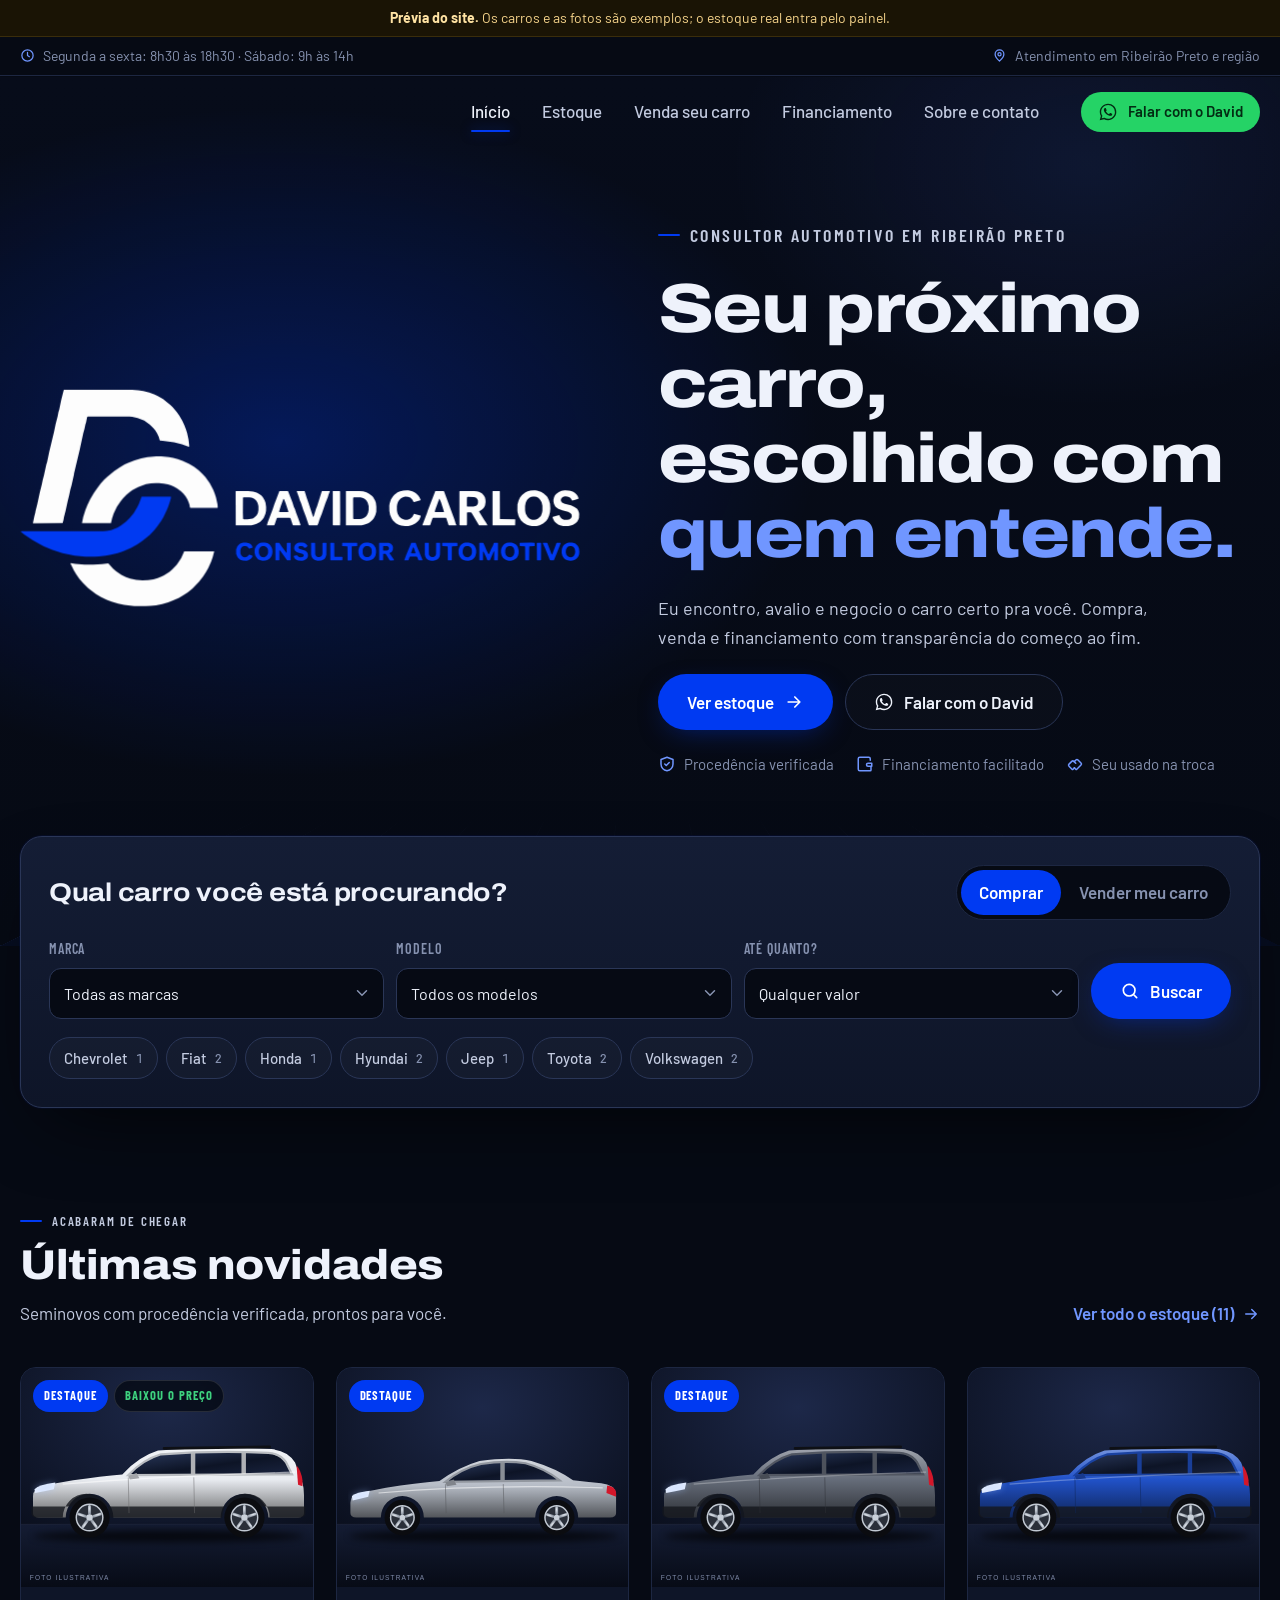
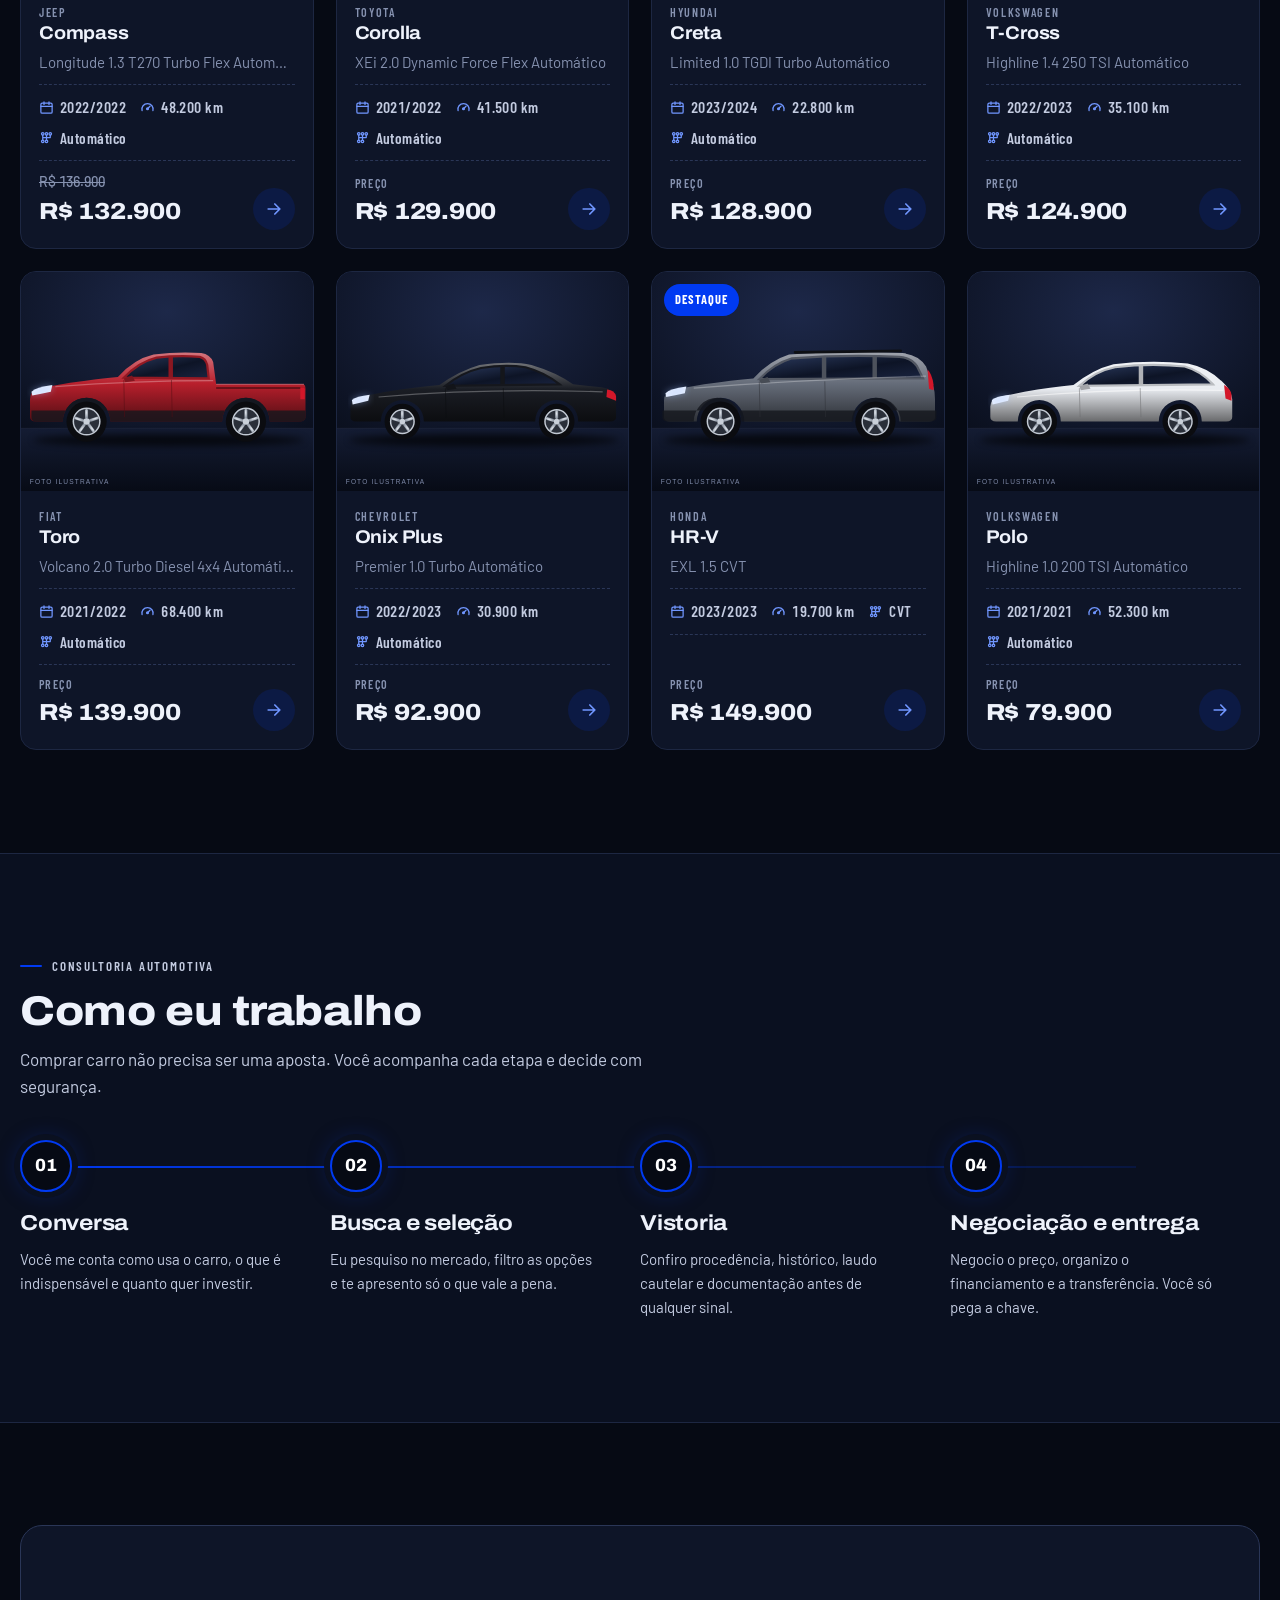
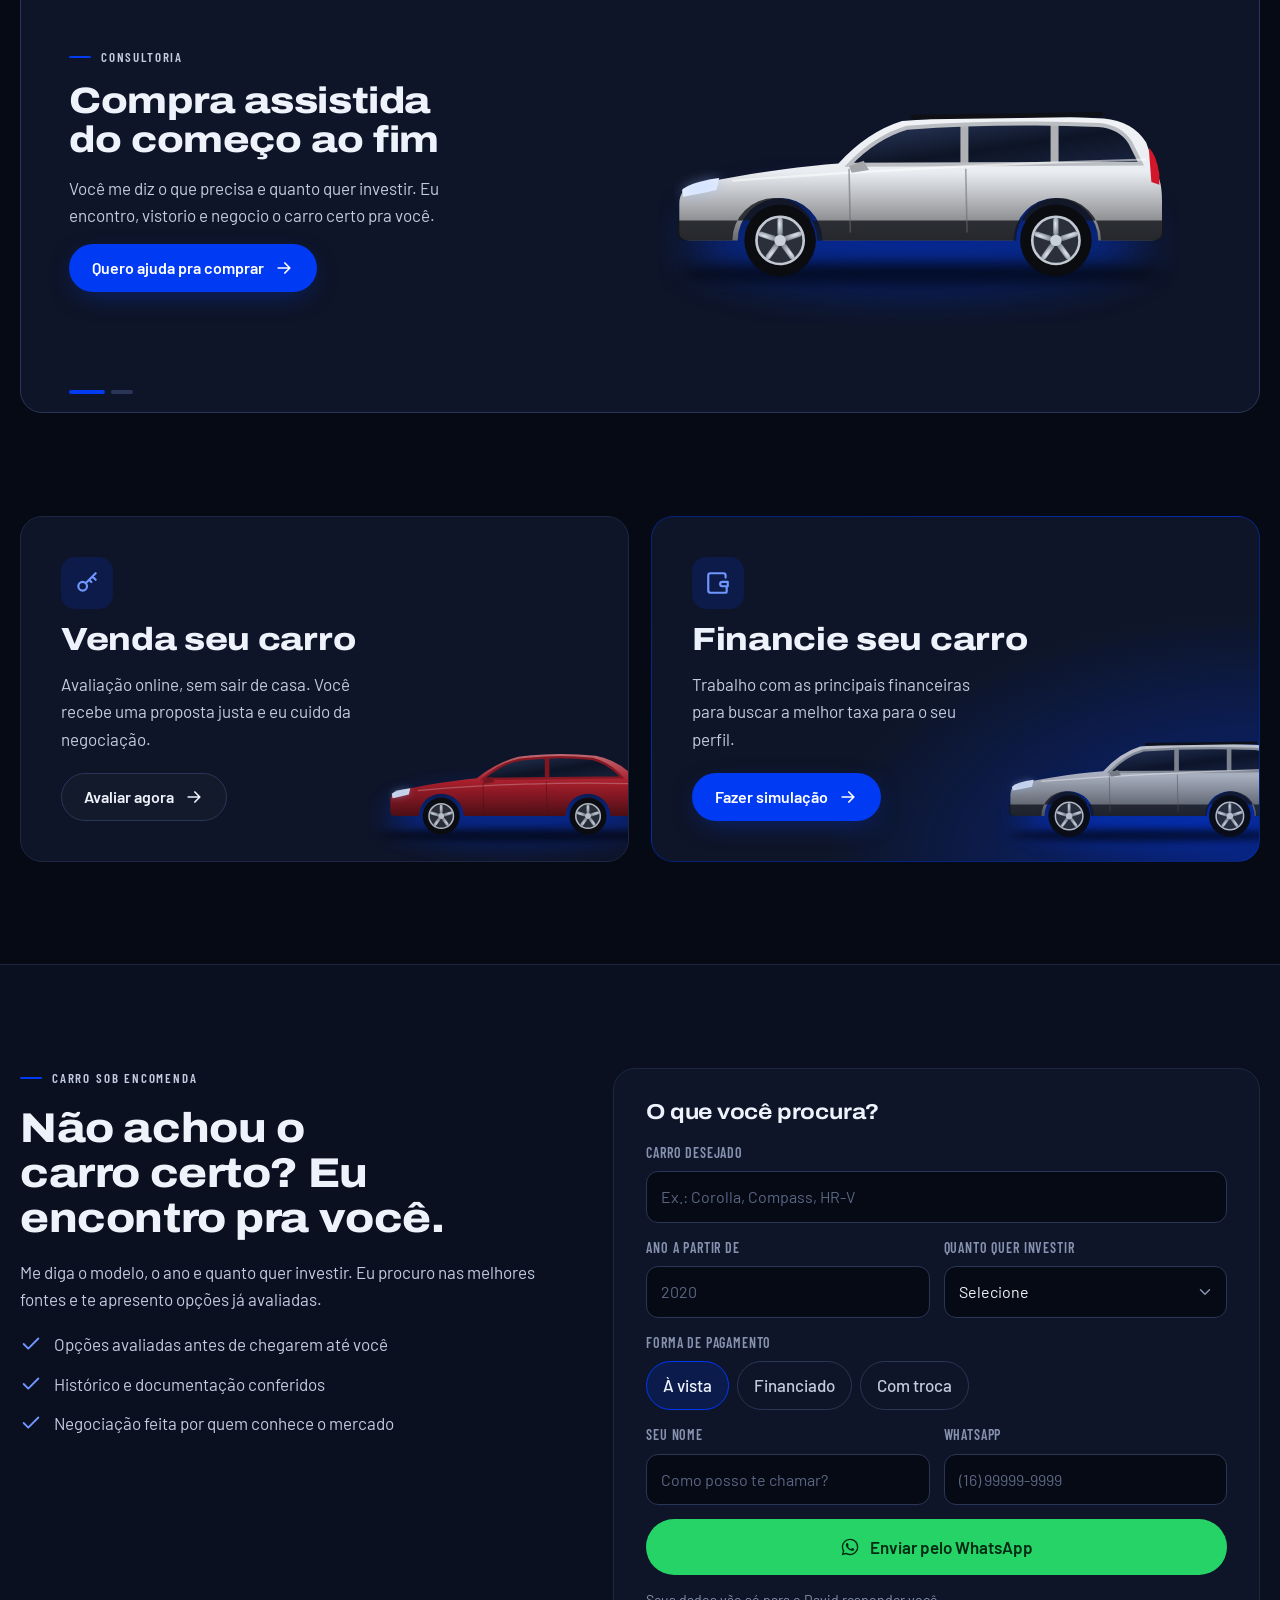
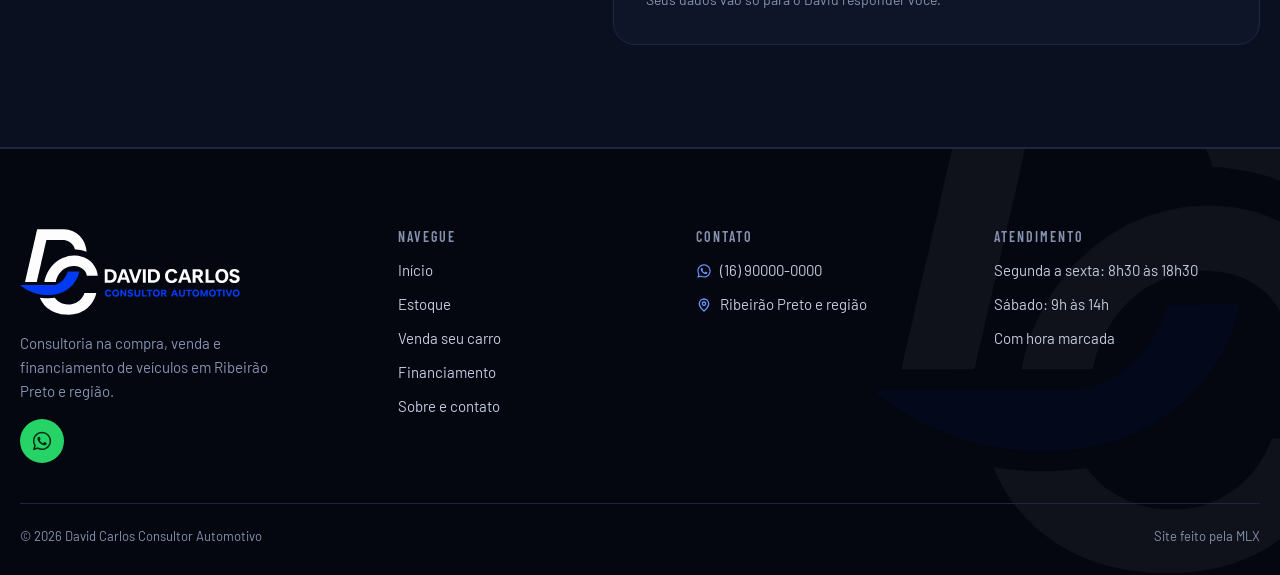
<file: index.html>
<!doctype html>
<html lang="pt-BR">
<head>
<meta charset="utf-8">
<meta name="viewport" content="width=device-width, initial-scale=1, viewport-fit=cover">
<title>David Carlos | Consultor Automotivo em Ribeirão Preto</title>
<meta name="claude:viewport-fit-sides" content="cover">
<meta name="description" content="Consultor automotivo em Ribeirão Preto: seminovos com procedência verificada, compra assistida, avaliação do seu carro e financiamento. Fale com o David.">
<link rel="canonical" href="https://www.seudominio.com.br/">
<meta name="robots" content="index, follow, max-image-preview:large">
<meta name="author" content="David Carlos Consultor Automotivo">
<meta name="theme-color" content="#060a14">
<meta name="color-scheme" content="dark">
<meta name="format-detection" content="telephone=no">
<meta name="geo.region" content="BR-SP">
<meta name="geo.placename" content="Ribeirão Preto">
<meta property="og:type" content="website">
<meta property="og:locale" content="pt_BR">
<meta property="og:site_name" content="David Carlos Consultor Automotivo">
<meta property="og:title" content="David Carlos | Consultor Automotivo em Ribeirão Preto">
<meta property="og:description" content="Consultor automotivo em Ribeirão Preto: seminovos com procedência verificada, compra assistida, avaliação do seu carro e financiamento. Fale com o David.">
<meta property="og:url" content="https://www.seudominio.com.br/">
<meta property="og:image" content="https://www.seudominio.com.br/assets/og-image.jpg">
<meta property="og:image:width" content="1200">
<meta property="og:image:height" content="630">
<meta property="og:image:alt" content="Logo David Carlos Consultor Automotivo">
<meta name="twitter:card" content="summary_large_image">
<meta name="twitter:title" content="David Carlos | Consultor Automotivo em Ribeirão Preto">
<meta name="twitter:description" content="Consultor automotivo em Ribeirão Preto: seminovos com procedência verificada, compra assistida, avaliação do seu carro e financiamento. Fale com o David.">
<meta name="twitter:image" content="https://www.seudominio.com.br/assets/og-image.jpg">
<link rel="icon" href="assets/favicon.png" type="image/png" sizes="64x64">
<link rel="icon" href="assets/favicon-512.png" type="image/png" sizes="512x512">
<link rel="apple-touch-icon" href="assets/apple-touch-icon.png">
<link rel="manifest" href="manifest.webmanifest">
<link rel="preconnect" href="https://fonts.googleapis.com">
<link rel="preconnect" href="https://fonts.gstatic.com" crossorigin>
<link rel="stylesheet" href="https://fonts.googleapis.com/css2?family=Archivo:wdth,wght@100..125,600..900&family=Barlow:wght@400;500;600&family=Barlow+Condensed:wght@600;700&display=swap">
<link rel="stylesheet" href="css/style.css?v=1">
<script>document.documentElement.classList.add('js');if(!matchMedia('(prefers-reduced-motion: reduce)').matches){document.documentElement.classList.add('anim','fx-logo')}</script>
<script type="application/ld+json">{"@context":"https://schema.org","@type":"AutomotiveBusiness","@id":"https://www.seudominio.com.br/#negocio","name":"David Carlos Consultor Automotivo","url":"https://www.seudominio.com.br/","logo":"https://www.seudominio.com.br/assets/logo.png","image":"https://www.seudominio.com.br/assets/og-image.jpg","description":"Consultor automotivo em Ribeirão Preto: compra assistida, venda do seu carro, financiamento e carros seminovos com procedência verificada.","telephone":"+5516900000000","areaServed":[{"@type":"City","name":"Ribeirão Preto"},{"@type":"AdministrativeArea","name":"Região de Ribeirão Preto"}],"address":{"@type":"PostalAddress","addressLocality":"Ribeirão Preto","addressRegion":"SP","addressCountry":"BR"},"openingHoursSpecification":[{"@type":"OpeningHoursSpecification","dayOfWeek":["Monday","Tuesday","Wednesday","Thursday","Friday"],"opens":"08:30","closes":"18:30"},{"@type":"OpeningHoursSpecification","dayOfWeek":"Saturday","opens":"09:00","closes":"14:00"}],"founder":{"@type":"Person","name":"David Carlos","jobTitle":"Consultor Automotivo"},"knowsAbout":["Compra de carros seminovos","Venda de veículos usados","Financiamento de veículos","Avaliação de veículos","Vistoria cautelar"]}</script>
<script type="application/ld+json">{"@context":"https://schema.org","@type":"WebSite","name":"David Carlos Consultor Automotivo","url":"https://www.seudominio.com.br/","inLanguage":"pt-BR","potentialAction":{"@type":"SearchAction","target":"https://www.seudominio.com.br/estoque.html?q={search_term_string}","query-input":"required name=search_term_string"}}</script>
</head>
<body class="home">
<a class="skip-link" href="#conteudo">Pular para o conteúdo</a>
<div class="demo-bar" data-demo><div class="container"><strong>Prévia do site.</strong> Os carros e as fotos são exemplos; o estoque real entra pelo painel.</div></div>
<div class="topbar"><div class="container">
<span><svg viewBox="0 0 24 24" fill="none" stroke="currentColor" stroke-width="2" stroke-linecap="round" stroke-linejoin="round" aria-hidden="true"><circle cx="12" cy="12" r="9"/><path d="M12 7v5l3 2"/></svg>Segunda a sexta: 8h30 às 18h30 · Sábado: 9h às 14h</span>
<span><svg viewBox="0 0 24 24" fill="none" stroke="currentColor" stroke-width="2" stroke-linecap="round" stroke-linejoin="round" aria-hidden="true"><path d="M12 21s-7-6.2-7-11a7 7 0 0 1 14 0c0 4.8-7 11-7 11Z"/><circle cx="12" cy="10" r="2.5"/></svg>Atendimento em Ribeirão Preto e região</span>
</div></div>
<header class="site-header">
<div class="container">
<a class="brand" href="index.html" aria-label="David Carlos Consultor Automotivo, página inicial">
<span class="brand-mark"><img src="assets/dc-mark.svg" alt="" width="42" height="46"></span>
<span class="brand-word"><img src="assets/dc-wordmark.svg" alt="" width="168" height="35"></span>
</a>
<nav class="nav" aria-label="Principal"><a href="index.html" aria-current="page">Início</a><a href="estoque.html">Estoque</a><a href="venda-seu-carro.html">Venda seu carro</a><a href="financiamento.html">Financiamento</a><a href="sobre.html">Sobre e contato</a></nav>
<div class="header-actions">
<a class="btn btn--wa btn--sm header-cta" data-whats href="https://wa.me/5516900000000?text=Ol%C3%A1%2C%20David%21%20Vim%20pelo%20site%20e%20quero%20atendimento." target="_blank" rel="noopener"><svg viewBox="0 0 24 24" fill="currentColor" aria-hidden="true"><path d="M12.04 2C6.58 2 2.13 6.45 2.13 11.91c0 1.75.46 3.45 1.32 4.95L2.05 22l5.25-1.38a9.9 9.9 0 0 0 4.74 1.21h.01c5.46 0 9.91-4.45 9.91-9.91 0-2.65-1.03-5.14-2.9-7.01A9.82 9.82 0 0 0 12.04 2Zm.01 18.15h-.01a8.23 8.23 0 0 1-4.19-1.15l-.3-.18-3.12.82.83-3.04-.2-.31a8.2 8.2 0 0 1-1.26-4.38c0-4.54 3.7-8.24 8.25-8.24 2.2 0 4.27.86 5.83 2.42a8.18 8.18 0 0 1 2.41 5.83c0 4.54-3.7 8.23-8.24 8.23Zm4.52-6.16c-.25-.12-1.47-.72-1.69-.81-.23-.08-.39-.12-.56.13-.16.25-.64.81-.79.97-.14.17-.29.19-.54.06-.25-.12-1.05-.39-1.99-1.23-.74-.66-1.23-1.47-1.38-1.72-.14-.25-.02-.38.11-.51.11-.11.25-.29.37-.43.13-.15.17-.25.25-.42.08-.16.04-.31-.02-.43-.06-.12-.56-1.34-.76-1.84-.2-.48-.41-.42-.56-.43h-.48c-.17 0-.43.06-.66.31-.22.25-.86.85-.86 2.07 0 1.22.89 2.4 1.01 2.56.12.17 1.75 2.67 4.23 3.74.59.26 1.05.41 1.41.52.59.19 1.13.16 1.56.1.48-.07 1.47-.6 1.67-1.18.21-.58.21-1.07.14-1.18-.06-.1-.22-.16-.47-.28Z"/></svg><span class="header-cta-text">Falar com o David</span></a>
<button class="icon-btn burger" type="button" aria-label="Abrir menu" aria-expanded="false" aria-controls="mobile-menu"><svg viewBox="0 0 24 24" fill="none" stroke="currentColor" stroke-width="2" stroke-linecap="round" stroke-linejoin="round" aria-hidden="true"><path d="M4 7h16M4 12h16M4 17h10"/></svg></button>
</div>
</div>
<div class="scroll-progress" aria-hidden="true"></div>
</header>
<div class="mobile-menu" id="mobile-menu">
<nav aria-label="Menu"><a href="index.html" aria-current="page">Início<svg viewBox="0 0 24 24" fill="none" stroke="currentColor" stroke-width="2" stroke-linecap="round" stroke-linejoin="round" aria-hidden="true"><path d="m9 6 6 6-6 6"/></svg></a><a href="estoque.html">Estoque<svg viewBox="0 0 24 24" fill="none" stroke="currentColor" stroke-width="2" stroke-linecap="round" stroke-linejoin="round" aria-hidden="true"><path d="m9 6 6 6-6 6"/></svg></a><a href="venda-seu-carro.html">Venda seu carro<svg viewBox="0 0 24 24" fill="none" stroke="currentColor" stroke-width="2" stroke-linecap="round" stroke-linejoin="round" aria-hidden="true"><path d="m9 6 6 6-6 6"/></svg></a><a href="financiamento.html">Financiamento<svg viewBox="0 0 24 24" fill="none" stroke="currentColor" stroke-width="2" stroke-linecap="round" stroke-linejoin="round" aria-hidden="true"><path d="m9 6 6 6-6 6"/></svg></a><a href="sobre.html">Sobre e contato<svg viewBox="0 0 24 24" fill="none" stroke="currentColor" stroke-width="2" stroke-linecap="round" stroke-linejoin="round" aria-hidden="true"><path d="m9 6 6 6-6 6"/></svg></a></nav>
<a class="btn btn--wa btn--lg btn--block" data-whats href="https://wa.me/5516900000000?text=Ol%C3%A1%2C%20David%21%20Vim%20pelo%20site%20e%20quero%20atendimento." target="_blank" rel="noopener"><svg viewBox="0 0 24 24" fill="currentColor" aria-hidden="true"><path d="M12.04 2C6.58 2 2.13 6.45 2.13 11.91c0 1.75.46 3.45 1.32 4.95L2.05 22l5.25-1.38a9.9 9.9 0 0 0 4.74 1.21h.01c5.46 0 9.91-4.45 9.91-9.91 0-2.65-1.03-5.14-2.9-7.01A9.82 9.82 0 0 0 12.04 2Zm.01 18.15h-.01a8.23 8.23 0 0 1-4.19-1.15l-.3-.18-3.12.82.83-3.04-.2-.31a8.2 8.2 0 0 1-1.26-4.38c0-4.54 3.7-8.24 8.25-8.24 2.2 0 4.27.86 5.83 2.42a8.18 8.18 0 0 1 2.41 5.83c0 4.54-3.7 8.23-8.24 8.23Zm4.52-6.16c-.25-.12-1.47-.72-1.69-.81-.23-.08-.39-.12-.56.13-.16.25-.64.81-.79.97-.14.17-.29.19-.54.06-.25-.12-1.05-.39-1.99-1.23-.74-.66-1.23-1.47-1.38-1.72-.14-.25-.02-.38.11-.51.11-.11.25-.29.37-.43.13-.15.17-.25.25-.42.08-.16.04-.31-.02-.43-.06-.12-.56-1.34-.76-1.84-.2-.48-.41-.42-.56-.43h-.48c-.17 0-.43.06-.66.31-.22.25-.86.85-.86 2.07 0 1.22.89 2.4 1.01 2.56.12.17 1.75 2.67 4.23 3.74.59.26 1.05.41 1.41.52.59.19 1.13.16 1.56.1.48-.07 1.47-.6 1.67-1.18.21-.58.21-1.07.14-1.18-.06-.1-.22-.16-.47-.28Z"/></svg>Falar no WhatsApp</a>
<div class="mm-foot"><span>Segunda a sexta: 8h30 às 18h30 · Sábado: 9h às 14h</span><span>Atendimento em Ribeirão Preto e região</span></div>
</div>
<div class="fly fly-mark" aria-hidden="true"><svg viewBox="3 117 495 544" xmlns="http://www.w3.org/2000/svg" focusable="false" aria-hidden="true" style="overflow:visible">
<g fill-rule="evenodd"><path class="p-d" fill="#fdfdfd" d="M35.2 451.2 36.0 451.8 109.2 451.5 111.5 443.2 112.5 436.8 116.5 421.2 121.8 397.0 125.5 382.5 128.5 367.8 131.5 357.0 137.5 330.2 137.8 327.2 151.8 268.5 160.8 227.0 163.8 216.2 166.0 205.5 167.8 200.2 170.2 187.5 171.0 186.2 172.2 185.8 275.8 185.8 283.0 186.5 296.5 189.2 312.8 195.8 326.5 205.5 334.2 213.0 339.8 219.5 344.5 227.0 349.0 236.5 351.5 244.8 352.2 245.8 359.0 246.0 387.2 250.2 407.0 255.0 424.2 261.5 425.0 260.8 425.0 257.5 423.2 242.5 419.8 227.0 416.8 217.5 413.0 207.5 407.8 196.2 400.2 183.5 393.5 173.8 383.5 162.2 377.5 156.2 359.8 142.0 347.8 135.2 339.0 131.0 325.5 125.8 310.8 122.0 298.0 120.0 282.8 119.0 112.5 119.2 111.8 120.2 105.8 144.2 100.8 168.0 98.8 174.8 96.8 185.2 91.8 204.5 87.8 223.8 75.8 273.8 70.5 299.0 68.5 305.5 62.5 332.8 59.5 344.0 57.2 355.5 52.5 374.2 46.2 403.2 41.5 422.0 41.2 424.8 38.5 435.2Z"/><path class="p-c" fill="#fdfdfd" d="M487.5 522.2 483.5 521.8 412.5 522.0 405.0 538.8 395.0 554.0 392.5 557.2 382.8 567.0 375.8 573.0 362.0 581.8 355.5 585.0 346.2 588.8 335.8 591.8 322.5 593.8 308.5 594.2 292.8 593.0 278.0 589.8 267.2 586.0 255.8 580.5 243.0 572.2 235.0 565.2 223.2 552.0 207.5 554.0 186.0 555.2 163.8 555.0 141.0 553.0 129.5 551.2 129.0 552.5 137.2 569.5 143.2 579.5 151.0 590.5 159.2 600.2 172.2 613.0 178.5 618.2 192.5 628.5 205.2 636.0 219.5 642.8 231.2 647.2 247.8 652.2 262.5 655.5 288.0 658.5 316.2 658.8 328.5 658.0 342.2 656.5 357.5 653.5 372.5 649.2 385.0 644.5 399.5 637.8 409.8 632.0 421.5 624.0 433.0 614.8 449.8 597.5 459.5 585.0 466.8 574.0 472.5 563.5 479.5 548.5 483.5 537.2ZM495.5 404.2 491.8 387.0 488.5 377.0 484.8 368.0 476.2 352.0 465.5 337.0 458.5 329.2 448.8 320.0 437.5 311.5 424.8 303.5 408.5 296.2 396.5 292.0 384.8 289.0 374.2 287.0 355.2 285.2 342.8 285.2 329.2 286.0 321.2 287.0 305.5 290.0 288.8 295.0 272.8 301.2 264.0 305.2 251.8 312.2 237.8 321.5 220.5 336.0 213.0 343.2 204.0 353.0 194.8 365.2 187.0 376.5 177.8 392.5 171.0 406.5 166.2 418.5 160.5 436.8 157.5 451.5 229.8 451.5 232.8 439.2 236.5 427.8 244.5 411.0 253.8 397.0 259.8 389.8 268.2 381.2 277.2 373.8 283.2 369.5 289.0 366.0 297.5 361.8 307.2 357.8 317.5 354.5 329.5 352.5 341.5 351.5 349.8 351.5 361.2 352.8 371.8 355.0 379.8 357.5 386.8 360.5 394.5 364.8 404.0 371.8 410.5 378.2 416.0 385.0 420.5 392.5 423.5 399.0 425.8 406.2 426.8 412.2 428.2 413.5 495.8 413.2 496.2 411.8Z"/><path class="p-s" fill="#003af2" d="M380.0 386.2 377.8 385.5 306.5 385.8 305.8 386.8 299.5 403.5 295.8 411.5 287.0 426.0 276.2 439.5 268.0 447.5 255.8 457.0 247.0 462.2 230.2 469.0 218.5 471.2 211.0 472.0 8.2 472.0 4.8 472.2 4.8 472.8 13.2 479.5 33.5 493.5 51.2 503.8 62.8 509.5 84.0 518.5 109.0 526.5 139.5 532.5 166.0 535.0 190.2 535.0 200.5 534.5 216.8 532.8 230.2 530.5 246.5 526.5 256.0 523.5 264.0 520.5 279.8 513.5 295.5 504.8 308.2 496.2 326.8 480.8 338.0 469.0 345.8 459.5 354.8 446.5 360.8 436.8 368.8 420.2 372.8 410.5 377.8 395.8Z"/></g></svg></div>
<div class="fly fly-word" aria-hidden="true"><img src="assets/dc-wordmark.svg" alt=""></div>
<div class="fly-glow" aria-hidden="true"></div>
<main id="conteudo">
<section class="hero" aria-labelledby="hero-t">
<div class="container hero-grid">
<div class="hero-logo" role="img" aria-label="David Carlos Consultor Automotivo"><svg viewBox="3 117 1397 544" xmlns="http://www.w3.org/2000/svg" focusable="false" aria-hidden="true">
<g fill-rule="evenodd"><path class="p-d" fill="#fdfdfd" d="M35.2 451.2 36.0 451.8 109.2 451.5 111.5 443.2 112.5 436.8 116.5 421.2 121.8 397.0 125.5 382.5 128.5 367.8 131.5 357.0 137.5 330.2 137.8 327.2 151.8 268.5 160.8 227.0 163.8 216.2 166.0 205.5 167.8 200.2 170.2 187.5 171.0 186.2 172.2 185.8 275.8 185.8 283.0 186.5 296.5 189.2 312.8 195.8 326.5 205.5 334.2 213.0 339.8 219.5 344.5 227.0 349.0 236.5 351.5 244.8 352.2 245.8 359.0 246.0 387.2 250.2 407.0 255.0 424.2 261.5 425.0 260.8 425.0 257.5 423.2 242.5 419.8 227.0 416.8 217.5 413.0 207.5 407.8 196.2 400.2 183.5 393.5 173.8 383.5 162.2 377.5 156.2 359.8 142.0 347.8 135.2 339.0 131.0 325.5 125.8 310.8 122.0 298.0 120.0 282.8 119.0 112.5 119.2 111.8 120.2 105.8 144.2 100.8 168.0 98.8 174.8 96.8 185.2 91.8 204.5 87.8 223.8 75.8 273.8 70.5 299.0 68.5 305.5 62.5 332.8 59.5 344.0 57.2 355.5 52.5 374.2 46.2 403.2 41.5 422.0 41.2 424.8 38.5 435.2Z"/><path class="p-c" fill="#fdfdfd" d="M487.5 522.2 483.5 521.8 412.5 522.0 405.0 538.8 395.0 554.0 392.5 557.2 382.8 567.0 375.8 573.0 362.0 581.8 355.5 585.0 346.2 588.8 335.8 591.8 322.5 593.8 308.5 594.2 292.8 593.0 278.0 589.8 267.2 586.0 255.8 580.5 243.0 572.2 235.0 565.2 223.2 552.0 207.5 554.0 186.0 555.2 163.8 555.0 141.0 553.0 129.5 551.2 129.0 552.5 137.2 569.5 143.2 579.5 151.0 590.5 159.2 600.2 172.2 613.0 178.5 618.2 192.5 628.5 205.2 636.0 219.5 642.8 231.2 647.2 247.8 652.2 262.5 655.5 288.0 658.5 316.2 658.8 328.5 658.0 342.2 656.5 357.5 653.5 372.5 649.2 385.0 644.5 399.5 637.8 409.8 632.0 421.5 624.0 433.0 614.8 449.8 597.5 459.5 585.0 466.8 574.0 472.5 563.5 479.5 548.5 483.5 537.2ZM495.5 404.2 491.8 387.0 488.5 377.0 484.8 368.0 476.2 352.0 465.5 337.0 458.5 329.2 448.8 320.0 437.5 311.5 424.8 303.5 408.5 296.2 396.5 292.0 384.8 289.0 374.2 287.0 355.2 285.2 342.8 285.2 329.2 286.0 321.2 287.0 305.5 290.0 288.8 295.0 272.8 301.2 264.0 305.2 251.8 312.2 237.8 321.5 220.5 336.0 213.0 343.2 204.0 353.0 194.8 365.2 187.0 376.5 177.8 392.5 171.0 406.5 166.2 418.5 160.5 436.8 157.5 451.5 229.8 451.5 232.8 439.2 236.5 427.8 244.5 411.0 253.8 397.0 259.8 389.8 268.2 381.2 277.2 373.8 283.2 369.5 289.0 366.0 297.5 361.8 307.2 357.8 317.5 354.5 329.5 352.5 341.5 351.5 349.8 351.5 361.2 352.8 371.8 355.0 379.8 357.5 386.8 360.5 394.5 364.8 404.0 371.8 410.5 378.2 416.0 385.0 420.5 392.5 423.5 399.0 425.8 406.2 426.8 412.2 428.2 413.5 495.8 413.2 496.2 411.8Z"/><path class="p-s" fill="#003af2" d="M380.0 386.2 377.8 385.5 306.5 385.8 305.8 386.8 299.5 403.5 295.8 411.5 287.0 426.0 276.2 439.5 268.0 447.5 255.8 457.0 247.0 462.2 230.2 469.0 218.5 471.2 211.0 472.0 8.2 472.0 4.8 472.2 4.8 472.8 13.2 479.5 33.5 493.5 51.2 503.8 62.8 509.5 84.0 518.5 109.0 526.5 139.5 532.5 166.0 535.0 190.2 535.0 200.5 534.5 216.8 532.8 230.2 530.5 246.5 526.5 256.0 523.5 264.0 520.5 279.8 513.5 295.5 504.8 308.2 496.2 326.8 480.8 338.0 469.0 345.8 459.5 354.8 446.5 360.8 436.8 368.8 420.2 372.8 410.5 377.8 395.8Z"/>
<g class="p-w"><path fill="#fdfdfd" d="M1182.5 371.5 1181.8 372.2 1181.8 456.8 1182.5 457.2 1235.5 457.2 1238.2 456.8 1238.5 442.8 1238.0 441.8 1201.2 441.5 1200.2 440.8 1200.0 372.2 1199.0 371.2ZM1099.8 371.5 1099.2 372.5 1099.2 456.5 1101.0 457.2 1117.5 457.0 1118.0 454.5 1118.0 425.8 1119.2 424.8 1128.0 424.8 1130.2 427.2 1148.0 456.8 1149.5 457.2 1168.8 457.0 1169.0 456.2 1165.5 450.0 1161.2 444.0 1148.5 423.2 1148.5 422.2 1154.5 418.2 1158.2 415.0 1161.2 411.2 1163.2 406.8 1164.5 399.0 1164.2 393.5 1163.0 387.8 1160.2 382.5 1155.8 378.0 1152.8 375.8 1147.8 373.2 1142.8 372.0 1135.5 371.2ZM1118.2 386.8 1119.8 386.0 1134.8 386.2 1138.0 387.0 1141.0 388.5 1143.8 391.2 1145.5 395.0 1145.5 401.5 1144.0 405.0 1141.0 408.0 1138.5 409.2 1134.5 410.2 1118.8 410.2 1117.8 408.8 1117.8 392.5ZM1039.0 371.5 1020.2 420.0 1018.5 426.0 1007.0 455.8 1007.0 456.8 1007.5 457.2 1025.5 457.0 1026.5 455.8 1031.8 440.0 1033.2 438.5 1065.5 438.5 1066.5 439.5 1072.2 456.8 1073.5 457.2 1091.0 457.0 1091.5 456.0 1090.0 453.0 1086.8 442.5 1060.8 372.2 1059.5 371.2ZM1049.5 390.8 1053.5 400.2 1060.8 423.0 1059.5 423.8 1038.8 424.0 1037.8 423.2 1037.8 422.2 1039.5 416.5 1048.8 391.0ZM816.5 371.5 816.0 372.2 816.0 456.8 816.5 457.2 849.5 457.2 855.0 456.8 860.5 455.8 868.0 453.5 872.8 451.2 877.0 448.5 882.5 443.5 885.5 439.5 889.5 431.5 891.8 423.0 892.0 410.8 890.8 400.8 888.8 395.2 883.8 386.5 880.8 383.2 873.0 377.5 867.2 374.8 859.0 372.2 849.2 371.2ZM835.0 387.2 852.5 387.0 859.0 388.8 863.5 391.5 867.2 395.2 870.2 400.0 872.8 409.0 872.8 418.0 871.5 425.2 869.0 431.0 867.0 433.8 864.2 436.5 860.2 439.0 855.5 440.8 850.0 441.5 835.8 441.5 834.2 440.0 834.0 392.2 834.2 388.8ZM783.8 371.2 783.2 371.8 783.2 456.2 784.5 457.2 800.5 457.2 801.5 456.8 801.8 446.2 801.5 372.0 800.2 371.2ZM693.5 371.8 693.5 373.0 698.8 386.8 701.0 394.5 704.0 401.5 710.0 419.5 716.0 434.8 723.2 456.2 724.5 457.2 744.8 457.0 747.0 452.8 750.5 441.5 755.8 428.2 765.2 400.8 771.0 386.2 772.8 380.2 775.8 373.0 775.8 371.8 772.5 371.2 756.5 371.5 755.8 372.2 744.2 409.0 741.2 416.5 735.5 434.8 734.8 435.5 733.8 434.8 723.0 401.8 717.8 387.0 713.2 372.0 712.5 371.2 699.8 371.2ZM650.5 371.5 649.8 372.2 637.2 405.0 633.5 416.2 621.2 448.8 618.8 456.8 627.0 457.2 637.0 457.0 638.2 454.8 643.5 439.5 644.8 438.5 676.2 438.5 678.0 440.0 683.2 455.5 684.2 457.0 702.2 457.0 702.8 456.0 697.5 440.5 691.8 425.8 688.8 416.5 686.0 411.0 682.8 400.2 671.8 372.0 671.0 371.5 668.0 371.2ZM660.5 390.8 661.8 391.8 665.5 401.5 672.5 422.5 672.0 423.8 654.8 424.0 650.8 423.8 649.5 423.0 649.5 421.8 653.8 408.5 659.8 391.8ZM541.5 371.5 541.0 372.5 541.2 457.0 573.5 457.2 580.2 456.8 585.5 455.8 593.2 453.2 601.5 448.8 607.2 443.5 611.0 438.2 615.2 428.5 616.8 420.5 617.0 411.5 615.5 400.8 613.2 394.5 608.5 386.2 604.5 382.2 597.8 377.5 593.2 375.2 584.5 372.5 572.0 371.2ZM560.5 387.0 574.8 387.0 580.0 387.8 583.8 389.0 588.2 391.5 592.2 395.5 595.2 400.0 597.2 406.5 597.8 410.2 597.8 419.0 596.5 425.5 594.8 429.8 592.2 433.2 587.2 437.8 583.5 439.8 579.0 441.0 570.5 441.8 561.2 441.8 559.5 440.8 559.0 425.8 559.2 389.0 559.5 387.8ZM1354.0 371.0 1347.0 373.8 1341.0 378.2 1337.5 382.2 1335.2 386.8 1333.8 393.0 1333.8 397.5 1334.8 402.5 1337.0 407.8 1339.0 410.5 1345.8 415.5 1355.8 419.5 1370.2 423.5 1375.8 426.2 1378.2 428.8 1379.2 431.0 1379.5 435.0 1377.8 438.8 1374.2 441.8 1372.0 442.8 1368.0 443.5 1360.0 443.0 1354.8 440.8 1351.2 437.2 1348.0 431.5 1332.5 435.5 1331.5 436.2 1331.5 437.2 1332.8 441.0 1336.0 446.8 1339.8 450.8 1345.5 454.8 1350.2 456.8 1357.8 458.5 1362.5 459.0 1371.2 458.8 1376.5 457.8 1382.5 455.8 1388.5 452.2 1392.8 448.0 1396.2 442.2 1397.5 438.2 1398.0 428.8 1397.2 424.5 1395.2 419.5 1392.8 416.0 1389.2 413.0 1385.2 410.5 1377.5 407.2 1361.8 403.2 1355.2 400.0 1352.5 396.2 1352.2 393.5 1352.8 391.2 1354.0 389.0 1356.2 387.0 1359.5 385.5 1363.5 384.8 1368.2 385.0 1374.0 387.0 1377.2 390.0 1380.2 395.0 1386.0 393.8 1395.5 390.8 1396.5 389.5 1394.2 384.2 1391.5 380.2 1387.0 376.0 1381.8 373.0 1375.8 371.0 1370.2 370.0 1362.2 369.8ZM1276.5 370.2 1269.2 372.2 1263.0 375.2 1255.2 381.2 1250.2 387.5 1247.0 394.5 1244.0 404.5 1243.8 420.0 1244.2 424.0 1246.2 432.2 1248.2 437.2 1253.0 444.8 1259.2 451.0 1267.5 455.8 1273.8 457.8 1279.5 458.8 1292.0 458.5 1299.2 456.8 1307.8 452.8 1313.2 448.2 1316.5 444.8 1319.8 440.0 1323.2 432.2 1325.2 424.0 1326.0 415.2 1325.2 403.5 1322.8 395.0 1319.0 387.2 1317.2 384.8 1308.8 376.8 1302.5 373.2 1292.5 370.2 1287.2 369.8ZM1282.8 385.2 1286.8 385.2 1291.0 386.0 1293.8 387.0 1296.8 389.0 1301.0 393.8 1304.2 399.5 1306.2 408.5 1306.2 420.5 1305.2 426.0 1302.8 432.5 1301.0 435.2 1294.5 441.0 1290.0 442.8 1286.2 443.2 1281.2 443.0 1277.0 441.8 1272.8 439.5 1269.0 436.0 1264.8 428.2 1263.8 424.8 1263.0 419.0 1263.0 409.0 1264.5 400.8 1267.0 395.5 1269.2 392.2 1274.2 387.8 1278.5 386.0ZM959.8 370.0 951.0 372.0 944.8 374.8 936.8 380.8 933.0 385.0 928.2 392.5 925.2 401.8 924.2 408.2 924.5 421.5 926.2 430.8 930.2 440.2 933.5 445.0 940.8 451.8 947.8 455.8 954.0 457.8 963.2 459.0 972.0 458.8 981.0 456.5 987.5 453.5 990.5 451.5 995.5 447.0 998.8 443.0 1001.5 437.8 1002.8 433.5 1002.2 432.8 985.8 428.5 981.8 435.5 977.0 440.0 973.0 442.0 969.0 443.0 964.5 443.2 961.0 442.8 955.0 440.2 952.5 438.5 949.0 434.8 945.2 428.2 944.0 424.0 943.2 418.8 943.2 409.5 944.0 404.5 945.8 399.2 948.5 394.5 952.5 390.0 957.8 387.0 964.0 385.5 970.5 385.8 976.5 388.0 981.5 392.5 985.0 399.2 986.2 399.2 1001.5 394.8 1002.2 394.2 1002.2 393.0 999.5 387.0 996.5 383.0 991.5 378.0 987.0 374.8 981.8 372.2 974.5 370.2 970.2 369.8Z"/><path fill="#003af2" d="M1307.8 500.5 1307.2 501.8 1313.2 514.8 1324.8 543.5 1326.5 544.5 1333.8 544.5 1334.8 544.0 1342.5 525.8 1352.0 501.0 1350.8 500.5 1342.2 500.5 1341.2 501.2 1331.0 528.8 1330.2 530.0 1329.5 530.0 1318.5 501.2 1317.5 500.5ZM1293.5 500.5 1292.2 501.2 1292.5 543.2 1292.8 544.0 1293.8 544.5 1302.0 544.2 1302.8 543.2 1303.0 501.8 1302.8 501.0 1301.8 500.5ZM1148.8 501.0 1148.8 543.8 1149.2 544.2 1154.2 544.5 1157.5 544.2 1158.0 543.8 1158.0 523.5 1158.5 522.5 1159.0 522.5 1160.0 524.0 1166.2 537.5 1168.5 543.8 1170.0 544.5 1173.8 544.5 1175.2 544.0 1185.0 521.8 1186.0 522.5 1185.8 543.8 1186.5 544.5 1193.8 544.5 1195.0 544.0 1195.5 531.2 1195.5 501.2 1194.8 500.5 1186.0 500.8 1185.0 501.5 1182.8 507.2 1178.8 514.8 1173.2 528.0 1172.2 529.0 1171.2 528.2 1166.2 518.2 1162.5 508.5 1159.0 501.2 1157.8 500.5 1149.5 500.5ZM1056.8 500.5 1056.2 501.0 1056.0 507.2 1056.8 509.0 1068.8 509.2 1070.0 510.5 1070.2 544.0 1071.2 544.5 1079.8 544.2 1080.2 543.8 1080.2 510.8 1081.5 509.2 1093.8 509.0 1094.2 508.2 1094.2 503.2 1093.8 500.8ZM979.0 500.8 966.5 530.5 961.5 544.0 962.0 544.5 971.5 544.2 972.5 542.8 974.8 536.0 976.2 534.8 992.5 534.8 993.8 536.2 997.0 544.2 1006.8 544.2 1007.0 543.0 993.5 510.5 990.2 501.5 989.2 500.5ZM984.2 511.8 985.5 513.5 989.8 526.0 989.0 526.8 986.8 527.0 979.2 526.8 978.8 526.2 978.8 525.0 983.0 513.0ZM899.2 500.8 898.8 503.2 899.0 544.0 899.8 544.5 908.2 544.5 908.8 544.0 909.0 528.5 909.8 528.0 914.5 528.0 915.8 529.0 925.0 544.2 927.8 544.8 936.0 544.5 936.2 543.8 933.5 539.0 924.8 526.5 925.2 525.8 929.0 524.0 930.8 522.2 933.0 518.0 933.5 512.5 932.8 508.8 931.2 506.0 928.5 503.2 923.0 500.8ZM909.0 509.5 909.8 508.8 918.5 508.8 920.5 509.5 922.2 511.0 923.2 513.0 923.2 515.5 922.5 517.2 921.0 518.8 918.5 519.8 909.5 519.8 908.8 518.8ZM806.8 500.8 806.5 508.5 807.0 509.0 819.0 509.2 820.0 510.2 820.2 544.0 822.0 544.8 830.0 544.5 830.5 543.2 830.5 510.0 831.2 509.2 843.8 509.0 844.2 508.5 844.2 501.0 843.8 500.5ZM777.5 500.8 777.0 501.2 777.2 544.0 777.8 544.5 806.8 544.2 807.2 543.8 807.5 537.0 806.5 535.8 788.5 535.8 787.2 534.8 787.0 501.2 786.2 500.5ZM729.2 500.8 729.0 529.0 730.0 534.5 732.8 539.2 736.5 542.5 739.0 543.8 745.2 545.2 754.2 544.8 757.5 543.8 761.0 541.8 762.8 540.2 765.2 536.8 767.2 530.8 767.5 501.2 766.2 500.5 759.0 500.5 757.5 501.2 757.5 527.0 757.0 530.2 755.5 533.2 753.5 535.0 750.0 536.2 745.8 536.2 743.2 535.2 741.5 533.8 739.5 529.5 739.2 501.5 738.5 500.5ZM640.8 500.8 640.2 501.2 640.0 504.8 640.2 544.0 640.8 544.5 649.0 544.5 650.0 543.8 650.0 519.8 650.5 519.2 651.8 520.0 669.2 544.2 676.8 544.5 678.0 544.0 678.2 501.0 677.5 500.5 669.5 500.5 668.5 501.2 668.2 525.2 667.5 525.8 655.8 509.8 650.0 501.0 649.2 500.5ZM1250.0 500.5 1249.2 501.5 1249.8 508.8 1261.8 509.2 1263.0 510.2 1263.2 544.0 1264.0 544.5 1272.5 544.5 1273.2 543.8 1273.5 510.2 1275.0 509.2 1286.5 509.0 1287.0 508.5 1287.0 501.2 1286.2 500.5 1277.5 500.2ZM1013.2 500.5 1012.8 501.0 1012.8 529.8 1014.2 535.8 1016.2 539.2 1020.5 542.8 1025.8 544.8 1029.8 545.2 1033.8 545.2 1038.5 544.5 1040.8 543.8 1045.5 541.0 1048.0 538.2 1049.5 535.5 1050.8 530.2 1051.2 511.0 1051.0 500.8 1045.2 500.5 1041.5 500.8 1041.0 501.2 1040.8 528.8 1040.2 530.8 1039.0 533.2 1036.8 535.2 1034.0 536.2 1029.8 536.2 1027.0 535.2 1024.8 533.2 1023.0 529.0 1022.8 501.2 1022.0 500.5ZM1217.0 500.8 1211.0 503.8 1207.2 507.8 1204.0 513.5 1202.8 519.0 1202.8 525.5 1204.2 531.5 1206.2 535.8 1207.8 537.8 1211.5 541.2 1216.0 543.8 1221.8 545.2 1227.5 545.2 1234.0 543.8 1240.2 540.0 1242.8 537.2 1245.5 532.2 1246.8 527.2 1247.0 521.2 1246.5 517.2 1244.8 511.5 1242.5 507.5 1239.5 504.5 1233.2 501.0 1228.8 499.8 1222.0 499.8ZM1223.2 508.5 1228.2 508.8 1232.0 510.8 1234.5 513.8 1236.2 519.0 1236.2 525.8 1234.5 531.0 1231.0 535.0 1227.0 536.5 1222.0 536.2 1218.2 534.5 1215.2 531.0 1213.5 525.5 1213.5 519.2 1215.2 513.8 1216.5 512.0 1219.2 509.8ZM1113.5 500.0 1109.0 501.5 1105.5 503.5 1102.2 506.5 1100.2 509.2 1098.2 513.5 1097.0 518.5 1097.0 526.5 1097.5 529.2 1099.2 534.2 1100.5 536.2 1104.0 540.2 1106.8 542.2 1109.8 543.8 1114.2 545.0 1120.5 545.2 1124.8 544.8 1130.5 542.8 1133.2 541.0 1136.8 537.2 1139.0 533.8 1141.0 525.8 1141.0 519.2 1140.0 514.8 1138.0 510.0 1136.2 507.5 1133.2 504.5 1130.0 502.2 1122.5 499.8ZM1117.0 508.5 1121.5 508.8 1125.8 510.8 1129.0 514.5 1130.2 518.8 1130.2 526.0 1128.5 531.0 1124.8 535.0 1120.5 536.5 1116.0 536.2 1112.8 534.8 1111.2 533.5 1108.0 528.5 1107.2 525.2 1107.5 519.0 1109.2 513.8 1111.8 510.8 1113.8 509.5ZM861.5 500.8 858.2 502.0 854.2 504.8 852.0 507.0 849.0 512.2 847.2 519.5 847.2 525.8 849.0 533.0 851.2 537.0 854.8 540.8 860.0 543.8 867.0 545.2 873.5 545.0 878.2 543.8 884.2 540.2 887.8 536.2 889.8 532.5 891.2 524.8 891.2 519.0 890.0 513.2 886.0 506.8 882.8 503.8 879.2 501.8 872.2 499.8 866.5 499.8ZM865.5 508.8 870.8 508.5 875.0 510.0 878.8 513.5 880.2 517.5 880.5 525.0 879.5 529.2 878.0 532.0 875.8 534.5 872.0 536.2 866.5 536.2 862.8 534.8 859.8 531.8 858.0 527.2 857.8 518.8 858.8 515.2 862.0 510.8ZM696.2 500.8 692.0 503.0 689.0 506.0 688.0 508.0 687.0 511.8 687.0 515.8 687.8 518.2 688.8 520.0 693.0 523.5 698.5 525.8 707.8 528.2 710.0 530.0 710.8 531.5 710.8 532.8 710.0 534.2 707.8 536.0 701.8 536.5 699.0 536.0 696.5 534.5 694.0 531.8 692.2 531.8 686.2 533.2 686.0 535.0 687.8 539.0 690.5 541.8 694.0 543.8 697.2 544.8 706.2 545.2 710.0 544.8 713.0 543.8 718.0 540.5 720.8 536.2 721.5 531.2 720.5 526.8 719.2 524.5 716.8 522.0 714.0 520.2 699.5 515.8 697.5 513.2 697.5 511.5 699.0 509.5 700.5 508.8 706.5 508.5 709.5 509.8 712.5 513.0 713.8 513.0 717.2 511.8 720.0 509.0 720.2 508.0 719.0 506.0 715.8 502.8 712.0 500.8 706.8 499.8 701.2 499.8ZM602.2 500.8 597.8 503.0 593.0 507.2 589.2 514.5 588.2 518.8 588.2 525.8 590.2 533.0 594.0 538.8 596.8 541.5 601.0 543.8 608.2 545.2 615.0 545.0 619.8 543.8 625.0 540.8 628.5 537.0 631.0 532.5 632.5 526.8 632.8 521.5 632.2 517.0 630.8 512.2 626.8 506.2 624.2 504.0 620.0 501.5 613.8 499.8 607.5 499.8ZM607.8 508.5 612.0 508.5 616.8 510.5 620.2 514.2 621.8 518.8 621.8 526.0 620.0 530.8 616.8 534.5 612.0 536.5 606.5 536.0 603.2 534.0 600.8 531.0 599.0 526.0 599.0 518.8 600.0 515.0 603.2 510.8ZM560.0 500.0 555.5 501.0 551.0 503.2 546.8 507.2 545.2 509.5 542.2 516.8 542.2 527.8 544.0 533.2 546.2 537.2 551.5 542.2 554.5 543.8 558.8 545.0 567.5 545.2 570.5 544.8 573.5 543.8 578.5 540.8 581.5 537.2 583.0 534.2 583.0 533.0 579.0 531.2 574.0 530.0 572.5 532.5 568.8 535.8 563.5 536.8 560.2 536.2 558.2 535.2 555.0 532.0 553.0 527.5 552.8 519.2 554.0 514.8 555.0 513.0 557.8 510.2 562.0 508.5 566.0 508.5 569.8 510.0 572.2 512.2 573.8 514.8 575.2 514.8 582.2 512.8 583.2 511.5 581.0 507.0 578.0 504.0 574.8 502.0 567.2 499.8ZM1371.8 499.8 1367.5 501.0 1363.0 503.5 1359.5 506.5 1357.0 510.0 1355.2 514.5 1354.2 519.5 1354.2 526.2 1356.0 532.8 1358.2 537.0 1361.2 540.2 1364.0 542.2 1367.0 543.8 1371.8 545.0 1376.2 545.2 1381.5 544.8 1387.0 543.0 1390.8 540.8 1394.8 536.2 1396.5 533.2 1397.8 529.2 1398.5 522.8 1397.5 514.8 1395.5 510.0 1393.2 506.8 1387.5 502.0 1380.0 499.8ZM1374.5 508.5 1379.2 508.8 1383.8 511.2 1386.8 515.5 1388.0 522.0 1387.5 527.0 1385.0 532.2 1382.5 534.8 1379.8 536.0 1377.0 536.5 1373.2 536.2 1368.8 533.8 1365.8 529.8 1364.5 524.2 1365.0 518.2 1366.8 513.5 1370.2 510.0Z"/></g></g></svg></div>
<div class="hero-copy">
<p class="eyebrow">Consultor automotivo em Ribeirão Preto</p>
<h1 id="hero-t">Seu próximo carro, escolhido com <em>quem entende.</em></h1>
<p>Eu encontro, avalio e negocio o carro certo pra você. Compra, venda e financiamento com transparência do começo ao fim.</p>
<div class="hero-cta">
<a class="btn btn--primary btn--lg" href="estoque.html">Ver estoque<svg viewBox="0 0 24 24" fill="none" stroke="currentColor" stroke-width="2" stroke-linecap="round" stroke-linejoin="round" aria-hidden="true"><path d="M5 12h14M13 6l6 6-6 6"/></svg></a>
<a class="btn btn--ghost btn--lg" data-whats="Olá, David! Vim pelo site e quero ajuda para comprar um carro." href="https://wa.me/5516900000000?text=Ol%C3%A1%2C%20David%21%20Vim%20pelo%20site%20e%20quero%20ajuda%20para%20comprar%20um%20carro." target="_blank" rel="noopener"><svg viewBox="0 0 24 24" fill="currentColor" aria-hidden="true"><path d="M12.04 2C6.58 2 2.13 6.45 2.13 11.91c0 1.75.46 3.45 1.32 4.95L2.05 22l5.25-1.38a9.9 9.9 0 0 0 4.74 1.21h.01c5.46 0 9.91-4.45 9.91-9.91 0-2.65-1.03-5.14-2.9-7.01A9.82 9.82 0 0 0 12.04 2Zm.01 18.15h-.01a8.23 8.23 0 0 1-4.19-1.15l-.3-.18-3.12.82.83-3.04-.2-.31a8.2 8.2 0 0 1-1.26-4.38c0-4.54 3.7-8.24 8.25-8.24 2.2 0 4.27.86 5.83 2.42a8.18 8.18 0 0 1 2.41 5.83c0 4.54-3.7 8.23-8.24 8.23Zm4.52-6.16c-.25-.12-1.47-.72-1.69-.81-.23-.08-.39-.12-.56.13-.16.25-.64.81-.79.97-.14.17-.29.19-.54.06-.25-.12-1.05-.39-1.99-1.23-.74-.66-1.23-1.47-1.38-1.72-.14-.25-.02-.38.11-.51.11-.11.25-.29.37-.43.13-.15.17-.25.25-.42.08-.16.04-.31-.02-.43-.06-.12-.56-1.34-.76-1.84-.2-.48-.41-.42-.56-.43h-.48c-.17 0-.43.06-.66.31-.22.25-.86.85-.86 2.07 0 1.22.89 2.4 1.01 2.56.12.17 1.75 2.67 4.23 3.74.59.26 1.05.41 1.41.52.59.19 1.13.16 1.56.1.48-.07 1.47-.6 1.67-1.18.21-.58.21-1.07.14-1.18-.06-.1-.22-.16-.47-.28Z"/></svg>Falar com o David</a>
</div>
<div class="hero-proof"><span><svg viewBox="0 0 24 24" fill="none" stroke="currentColor" stroke-width="2" stroke-linecap="round" stroke-linejoin="round" aria-hidden="true"><path d="M12 3 4 6v6c0 4.5 3.4 8.2 8 9 4.6-.8 8-4.5 8-9V6l-8-3Z"/><path d="m9 12 2 2 4-4"/></svg>Procedência verificada</span><span><svg viewBox="0 0 24 24" fill="none" stroke="currentColor" stroke-width="2" stroke-linecap="round" stroke-linejoin="round" aria-hidden="true"><path d="M19 7V5a2 2 0 0 0-2-2H5a2 2 0 0 0-2 2v14a2 2 0 0 0 2 2h14a1 1 0 0 0 1-1v-4"/><path d="M21 11h-5a2 2 0 0 0 0 4h5v-4Z"/></svg>Financiamento facilitado</span><span><svg viewBox="0 0 24 24" fill="none" stroke="currentColor" stroke-width="2" stroke-linecap="round" stroke-linejoin="round" aria-hidden="true"><path d="m11 17 2 2a1 1 0 0 0 1.4 0l5.6-5.6a2 2 0 0 0 0-2.8L16 6.6a2 2 0 0 0-2.8 0L11 8.8"/><path d="m13 11-2.5-2.5a2 2 0 0 0-2.8 0L4 12.2a2 2 0 0 0 0 2.8l4 4a1 1 0 0 0 1.4 0l2-2"/></svg>Seu usado na troca</span></div>
</div>
</div>
</section>

<section class="finder-wrap" aria-labelledby="busca-t">
<div class="container">
<div class="finder">
<div class="finder-head">
<h2 id="busca-t">Qual carro você está procurando?</h2>
<div class="tabs" role="tablist" aria-label="Comprar ou vender">
<button type="button" role="tab" id="aba-comprar" aria-selected="true" aria-controls="tab-comprar">Comprar</button>
<button type="button" role="tab" id="aba-vender" aria-selected="false" aria-controls="tab-vender">Vender meu carro</button>
</div>
</div>
<div id="tab-comprar" role="tabpanel" aria-labelledby="aba-comprar">
<form class="finder-form" id="form-busca" action="estoque.html">
<div class="field"><label for="f-marca">Marca</label><select id="f-marca" name="marca"><option value="">Todas as marcas</option></select></div>
<div class="field"><label for="f-modelo">Modelo</label><select id="f-modelo" name="modelo"><option value="">Todos os modelos</option></select></div>
<div class="field"><label for="f-preco">Até quanto?</label><select id="f-preco" name="preco_max"><option value="">Qualquer valor</option><option value="60000">Até R$ 60 mil</option><option value="80000">Até R$ 80 mil</option><option value="100000">Até R$ 100 mil</option><option value="130000">Até R$ 130 mil</option><option value="160000">Até R$ 160 mil</option><option value="200000">Até R$ 200 mil</option><option value="300000">Até R$ 300 mil</option></select></div>
<button class="btn btn--primary btn--lg" type="submit"><svg viewBox="0 0 24 24" fill="none" stroke="currentColor" stroke-width="2" stroke-linecap="round" stroke-linejoin="round" aria-hidden="true"><circle cx="11" cy="11" r="7"/><path d="m20 20-3.5-3.5"/></svg>Buscar</button>
</form>
<div class="brand-chips" id="marcas" aria-label="Marcas no estoque"></div>
</div>
<div id="tab-vender" role="tabpanel" aria-labelledby="aba-vender" hidden>
<form class="finder-form" id="form-vender-rapido" action="venda-seu-carro.html">
<div class="field "><label for="v-veiculo">Seu carro</label><input id="v-veiculo" name="veiculo" type="text" placeholder="Ex.: Onix LT 2020" required></div>
<div class="field "><label for="v-ano">Ano</label><input id="v-ano" name="ano" type="text" placeholder="2020/2021" inputmode="numeric" maxlength="9"></div>
<div class="field "><label for="v-km">Quilometragem</label><input id="v-km" name="km" type="text" placeholder="60.000" inputmode="numeric"></div>
<button class="btn btn--primary btn--lg" type="submit">Avaliar meu carro<svg viewBox="0 0 24 24" fill="none" stroke="currentColor" stroke-width="2" stroke-linecap="round" stroke-linejoin="round" aria-hidden="true"><path d="M5 12h14M13 6l6 6-6 6"/></svg></button>
</form>
</div>
</div>
</div>
</section>

<section class="section" aria-labelledby="novidades-t">
<div class="container">
<div class="section-head">
<div><p class="eyebrow">Acabaram de chegar</p><h2 id="novidades-t">Últimas novidades</h2><p>Seminovos com procedência verificada, prontos para você.</p></div>
<a class="link-arrow" href="estoque.html"><span>Ver todo o estoque (<span id="total-estoque">…</span>)</span><svg viewBox="0 0 24 24" fill="none" stroke="currentColor" stroke-width="2" stroke-linecap="round" stroke-linejoin="round" aria-hidden="true"><path d="M5 12h14M13 6l6 6-6 6"/></svg></a>
</div>
<div class="car-grid" id="novidades" aria-live="polite"><div class="skeleton"></div><div class="skeleton"></div><div class="skeleton"></div><div class="skeleton"></div></div>
<noscript><p><a href="estoque.html">Ver o estoque completo</a></p></noscript>
</div>
</section>

<section class="section section--band" aria-labelledby="como-t">
<div class="container">
<div class="section-head"><div><p class="eyebrow">Consultoria automotiva</p><h2 id="como-t">Como eu trabalho</h2><p>Comprar carro não precisa ser uma aposta. Você acompanha cada etapa e decide com segurança.</p></div></div>
<ol class="steps">
<li class="step reveal"><span class="step-num" aria-hidden="true"></span><h3>Conversa</h3><p>Você me conta como usa o carro, o que é indispensável e quanto quer investir.</p></li>
<li class="step reveal"><span class="step-num" aria-hidden="true"></span><h3>Busca e seleção</h3><p>Eu pesquiso no mercado, filtro as opções e te apresento só o que vale a pena.</p></li>
<li class="step reveal"><span class="step-num" aria-hidden="true"></span><h3>Vistoria</h3><p>Confiro procedência, histórico, laudo cautelar e documentação antes de qualquer sinal.</p></li>
<li class="step reveal"><span class="step-num" aria-hidden="true"></span><h3>Negociação e entrega</h3><p>Negocio o preço, organizo o financiamento e a transferência. Você só pega a chave.</p></li>
</ol>
</div>
</section>

<section class="section" aria-label="Destaques" style="padding-bottom:0">
<div class="container"><div class="promo" id="promo"><div class="promo-track"></div><div class="promo-dots"></div></div></div>
</section>

<section class="section" aria-label="Vender ou financiar">
<div class="container duo">
<article class="duo-card reveal">
<span class="duo-icon"><svg viewBox="0 0 24 24" fill="none" stroke="currentColor" stroke-width="2" stroke-linecap="round" stroke-linejoin="round" aria-hidden="true"><circle cx="8" cy="15" r="4"/><path d="m10.8 12.2 9.2-9.2M17 6l3 3M14 9l2 2"/></svg></span>
<h3>Venda seu carro</h3>
<p>Avaliação online, sem sair de casa. Você recebe uma proposta justa e eu cuido da negociação.</p>
<a class="btn btn--ghost" href="venda-seu-carro.html">Avaliar agora<svg viewBox="0 0 24 24" fill="none" stroke="currentColor" stroke-width="2" stroke-linecap="round" stroke-linejoin="round" aria-hidden="true"><path d="M5 12h14M13 6l6 6-6 6"/></svg></a>
<img class="duo-art" data-carro="Hatch|Vermelho" alt="" width="800" height="600" loading="lazy">
</article>
<article class="duo-card duo-card--blue reveal">
<span class="duo-icon"><svg viewBox="0 0 24 24" fill="none" stroke="currentColor" stroke-width="2" stroke-linecap="round" stroke-linejoin="round" aria-hidden="true"><path d="M19 7V5a2 2 0 0 0-2-2H5a2 2 0 0 0-2 2v14a2 2 0 0 0 2 2h14a1 1 0 0 0 1-1v-4"/><path d="M21 11h-5a2 2 0 0 0 0 4h5v-4Z"/></svg></span>
<h3>Financie seu carro</h3>
<p>Trabalho com as principais financeiras para buscar a melhor taxa para o seu perfil.</p>
<a class="btn btn--primary" href="financiamento.html">Fazer simulação<svg viewBox="0 0 24 24" fill="none" stroke="currentColor" stroke-width="2" stroke-linecap="round" stroke-linejoin="round" aria-hidden="true"><path d="M5 12h14M13 6l6 6-6 6"/></svg></a>
<img class="duo-art" data-carro="SUV|Prata" alt="" width="800" height="600" loading="lazy">
</article>
</div>
</section>

<section class="section section--band" id="encomenda" aria-labelledby="enc-t">
<div class="container order">
<div class="order-copy">
<p class="eyebrow">Carro sob encomenda</p>
<h2 id="enc-t">Não achou o carro certo? Eu encontro pra você.</h2>
<p>Me diga o modelo, o ano e quanto quer investir. Eu procuro nas melhores fontes e te apresento opções já avaliadas.</p>
<ul class="check-list">
<li><svg viewBox="0 0 24 24" fill="none" stroke="currentColor" stroke-width="2" stroke-linecap="round" stroke-linejoin="round" aria-hidden="true"><path d="M20 6 9 17l-5-5"/></svg><span>Opções avaliadas antes de chegarem até você</span></li>
<li><svg viewBox="0 0 24 24" fill="none" stroke="currentColor" stroke-width="2" stroke-linecap="round" stroke-linejoin="round" aria-hidden="true"><path d="M20 6 9 17l-5-5"/></svg><span>Histórico e documentação conferidos</span></li>
<li><svg viewBox="0 0 24 24" fill="none" stroke="currentColor" stroke-width="2" stroke-linecap="round" stroke-linejoin="round" aria-hidden="true"><path d="M20 6 9 17l-5-5"/></svg><span>Negociação feita por quem conhece o mercado</span></li>
</ul>
</div>
<div class="panel reveal">
<h3>O que você procura?</h3>
<form id="form-encomenda" class="form-grid" novalidate>
<div class="field span-2"><label for="e-modelo">Carro desejado</label><input id="e-modelo" name="modelo" type="text" placeholder="Ex.: Corolla, Compass, HR-V" required></div>
<div class="field "><label for="e-ano">Ano a partir de</label><input id="e-ano" name="ano" type="text" placeholder="2020" inputmode="numeric" maxlength="4"></div>
<div class="field"><label for="e-faixa">Quanto quer investir</label><select id="e-faixa" name="faixa"><option value="">Selecione</option><option>Até R$ 60 mil</option><option>R$ 60 a 90 mil</option><option>R$ 90 a 130 mil</option><option>R$ 130 a 180 mil</option><option>Acima de R$ 180 mil</option></select></div>
<div class="field span-2"><span>Forma de pagamento</span><div class="radio-row"><label><input type="radio" name="pagamento" value="À vista" checked><span>À vista</span></label><label><input type="radio" name="pagamento" value="Financiado"><span>Financiado</span></label><label><input type="radio" name="pagamento" value="Com troca"><span>Com troca</span></label></div></div>
<div class="field "><label for="e-nome">Seu nome</label><input id="e-nome" name="nome" type="text" placeholder="Como posso te chamar?" required autocomplete="name"></div>
<div class="field "><label for="e-tel">WhatsApp</label><input id="e-tel" name="telefone" type="tel" placeholder="(16) 99999-9999" required autocomplete="tel" inputmode="tel" pattern=".{14,15}" title="Digite o DDD e o número"></div>
<button class="btn btn--wa btn--lg btn--block span-2" type="submit"><svg viewBox="0 0 24 24" fill="currentColor" aria-hidden="true"><path d="M12.04 2C6.58 2 2.13 6.45 2.13 11.91c0 1.75.46 3.45 1.32 4.95L2.05 22l5.25-1.38a9.9 9.9 0 0 0 4.74 1.21h.01c5.46 0 9.91-4.45 9.91-9.91 0-2.65-1.03-5.14-2.9-7.01A9.82 9.82 0 0 0 12.04 2Zm.01 18.15h-.01a8.23 8.23 0 0 1-4.19-1.15l-.3-.18-3.12.82.83-3.04-.2-.31a8.2 8.2 0 0 1-1.26-4.38c0-4.54 3.7-8.24 8.25-8.24 2.2 0 4.27.86 5.83 2.42a8.18 8.18 0 0 1 2.41 5.83c0 4.54-3.7 8.23-8.24 8.23Zm4.52-6.16c-.25-.12-1.47-.72-1.69-.81-.23-.08-.39-.12-.56.13-.16.25-.64.81-.79.97-.14.17-.29.19-.54.06-.25-.12-1.05-.39-1.99-1.23-.74-.66-1.23-1.47-1.38-1.72-.14-.25-.02-.38.11-.51.11-.11.25-.29.37-.43.13-.15.17-.25.25-.42.08-.16.04-.31-.02-.43-.06-.12-.56-1.34-.76-1.84-.2-.48-.41-.42-.56-.43h-.48c-.17 0-.43.06-.66.31-.22.25-.86.85-.86 2.07 0 1.22.89 2.4 1.01 2.56.12.17 1.75 2.67 4.23 3.74.59.26 1.05.41 1.41.52.59.19 1.13.16 1.56.1.48-.07 1.47-.6 1.67-1.18.21-.58.21-1.07.14-1.18-.06-.1-.22-.16-.47-.28Z"/></svg>Enviar pelo WhatsApp</button>
<p class="form-note span-2">Seus dados vão só para o David responder você.</p>
</form>
</div>
</div>
</section>
</main>
<footer class="site-footer">
<img class="footer-wm" src="assets/dc-mark.svg" alt="" aria-hidden="true" width="560" height="615" loading="lazy">
<div class="container">
<div class="footer-grid">
<div class="footer-brand">
<img src="assets/logo.svg" alt="David Carlos Consultor Automotivo" width="220" height="86" loading="lazy">
<p>Consultoria na compra, venda e financiamento de veículos em Ribeirão Preto e região.</p>
<div class="socials">
<a class="icon-btn" data-instagram href="#" target="_blank" rel="noopener" aria-label="Instagram"><svg viewBox="0 0 24 24" fill="none" stroke="currentColor" stroke-width="2" stroke-linecap="round" stroke-linejoin="round" aria-hidden="true"><rect x="3" y="3" width="18" height="18" rx="5"/><circle cx="12" cy="12" r="4"/><circle cx="17.5" cy="6.5" r=".8" fill="currentColor"/></svg></a>
<a class="icon-btn" data-facebook href="#" target="_blank" rel="noopener" aria-label="Facebook"><svg viewBox="0 0 24 24" fill="none" stroke="currentColor" stroke-width="2" stroke-linecap="round" stroke-linejoin="round" aria-hidden="true"><path d="M15 3h-2.5A4.5 4.5 0 0 0 8 7.5V10H5v4h3v7h4v-7h3l1-4h-4V7.5a.5.5 0 0 1 .5-.5H15V3Z"/></svg></a>
<a class="icon-btn icon-btn--wa" data-whats href="https://wa.me/5516900000000?text=Ol%C3%A1%2C%20David%21%20Vim%20pelo%20site%20e%20quero%20atendimento." target="_blank" rel="noopener" aria-label="WhatsApp"><svg viewBox="0 0 24 24" fill="currentColor" aria-hidden="true"><path d="M12.04 2C6.58 2 2.13 6.45 2.13 11.91c0 1.75.46 3.45 1.32 4.95L2.05 22l5.25-1.38a9.9 9.9 0 0 0 4.74 1.21h.01c5.46 0 9.91-4.45 9.91-9.91 0-2.65-1.03-5.14-2.9-7.01A9.82 9.82 0 0 0 12.04 2Zm.01 18.15h-.01a8.23 8.23 0 0 1-4.19-1.15l-.3-.18-3.12.82.83-3.04-.2-.31a8.2 8.2 0 0 1-1.26-4.38c0-4.54 3.7-8.24 8.25-8.24 2.2 0 4.27.86 5.83 2.42a8.18 8.18 0 0 1 2.41 5.83c0 4.54-3.7 8.23-8.24 8.23Zm4.52-6.16c-.25-.12-1.47-.72-1.69-.81-.23-.08-.39-.12-.56.13-.16.25-.64.81-.79.97-.14.17-.29.19-.54.06-.25-.12-1.05-.39-1.99-1.23-.74-.66-1.23-1.47-1.38-1.72-.14-.25-.02-.38.11-.51.11-.11.25-.29.37-.43.13-.15.17-.25.25-.42.08-.16.04-.31-.02-.43-.06-.12-.56-1.34-.76-1.84-.2-.48-.41-.42-.56-.43h-.48c-.17 0-.43.06-.66.31-.22.25-.86.85-.86 2.07 0 1.22.89 2.4 1.01 2.56.12.17 1.75 2.67 4.23 3.74.59.26 1.05.41 1.41.52.59.19 1.13.16 1.56.1.48-.07 1.47-.6 1.67-1.18.21-.58.21-1.07.14-1.18-.06-.1-.22-.16-.47-.28Z"/></svg></a>
</div>
</div>
<div class="footer-col"><h3>Navegue</h3><ul><li><a href="index.html">Início</a></li><li><a href="estoque.html">Estoque</a></li><li><a href="venda-seu-carro.html">Venda seu carro</a></li><li><a href="financiamento.html">Financiamento</a></li><li><a href="sobre.html">Sobre e contato</a></li></ul></div>
<div class="footer-col"><h3>Contato</h3><ul>
<li><a data-whats href="https://wa.me/5516900000000?text=Ol%C3%A1%2C%20David%21%20Vim%20pelo%20site%20e%20quero%20atendimento." target="_blank" rel="noopener"><svg viewBox="0 0 24 24" fill="currentColor" aria-hidden="true"><path d="M12.04 2C6.58 2 2.13 6.45 2.13 11.91c0 1.75.46 3.45 1.32 4.95L2.05 22l5.25-1.38a9.9 9.9 0 0 0 4.74 1.21h.01c5.46 0 9.91-4.45 9.91-9.91 0-2.65-1.03-5.14-2.9-7.01A9.82 9.82 0 0 0 12.04 2Zm.01 18.15h-.01a8.23 8.23 0 0 1-4.19-1.15l-.3-.18-3.12.82.83-3.04-.2-.31a8.2 8.2 0 0 1-1.26-4.38c0-4.54 3.7-8.24 8.25-8.24 2.2 0 4.27.86 5.83 2.42a8.18 8.18 0 0 1 2.41 5.83c0 4.54-3.7 8.23-8.24 8.23Zm4.52-6.16c-.25-.12-1.47-.72-1.69-.81-.23-.08-.39-.12-.56.13-.16.25-.64.81-.79.97-.14.17-.29.19-.54.06-.25-.12-1.05-.39-1.99-1.23-.74-.66-1.23-1.47-1.38-1.72-.14-.25-.02-.38.11-.51.11-.11.25-.29.37-.43.13-.15.17-.25.25-.42.08-.16.04-.31-.02-.43-.06-.12-.56-1.34-.76-1.84-.2-.48-.41-.42-.56-.43h-.48c-.17 0-.43.06-.66.31-.22.25-.86.85-.86 2.07 0 1.22.89 2.4 1.01 2.56.12.17 1.75 2.67 4.23 3.74.59.26 1.05.41 1.41.52.59.19 1.13.16 1.56.1.48-.07 1.47-.6 1.67-1.18.21-.58.21-1.07.14-1.18-.06-.1-.22-.16-.47-.28Z"/></svg><span data-tel-texto>(16) 90000-0000</span></a></li>
<li><a data-email href="#"><svg viewBox="0 0 24 24" fill="none" stroke="currentColor" stroke-width="2" stroke-linecap="round" stroke-linejoin="round" aria-hidden="true"><rect x="3" y="5" width="18" height="14" rx="2"/><path d="m3 7 9 6 9-6"/></svg><span data-email-texto></span></a></li>
<li><a data-instagram href="#" target="_blank" rel="noopener"><svg viewBox="0 0 24 24" fill="none" stroke="currentColor" stroke-width="2" stroke-linecap="round" stroke-linejoin="round" aria-hidden="true"><rect x="3" y="3" width="18" height="18" rx="5"/><circle cx="12" cy="12" r="4"/><circle cx="17.5" cy="6.5" r=".8" fill="currentColor"/></svg><span data-instagram-texto></span></a></li>
<li><svg viewBox="0 0 24 24" fill="none" stroke="currentColor" stroke-width="2" stroke-linecap="round" stroke-linejoin="round" aria-hidden="true"><path d="M12 21s-7-6.2-7-11a7 7 0 0 1 14 0c0 4.8-7 11-7 11Z"/><circle cx="12" cy="10" r="2.5"/></svg>Ribeirão Preto e região</li>
</ul></div>
<div class="footer-col"><h3>Atendimento</h3><ul><li>Segunda a sexta: 8h30 às 18h30</li><li>Sábado: 9h às 14h</li><li>Com hora marcada</li></ul></div>
</div>
<div class="footer-bottom">
<span>© <span data-ano>2026</span> David Carlos Consultor Automotivo</span>
<span data-cnpj></span>
<span>Site feito pela <a href="https://mlxmind.com.br" target="_blank" rel="noopener">MLX</a></span>
</div>
</div>
</footer>
<a class="wa-float" data-whats href="https://wa.me/5516900000000?text=Ol%C3%A1%2C%20David%21%20Vim%20pelo%20site%20e%20quero%20atendimento." target="_blank" rel="noopener" aria-label="Conversar no WhatsApp"><svg viewBox="0 0 24 24" fill="currentColor" aria-hidden="true"><path d="M12.04 2C6.58 2 2.13 6.45 2.13 11.91c0 1.75.46 3.45 1.32 4.95L2.05 22l5.25-1.38a9.9 9.9 0 0 0 4.74 1.21h.01c5.46 0 9.91-4.45 9.91-9.91 0-2.65-1.03-5.14-2.9-7.01A9.82 9.82 0 0 0 12.04 2Zm.01 18.15h-.01a8.23 8.23 0 0 1-4.19-1.15l-.3-.18-3.12.82.83-3.04-.2-.31a8.2 8.2 0 0 1-1.26-4.38c0-4.54 3.7-8.24 8.25-8.24 2.2 0 4.27.86 5.83 2.42a8.18 8.18 0 0 1 2.41 5.83c0 4.54-3.7 8.23-8.24 8.23Zm4.52-6.16c-.25-.12-1.47-.72-1.69-.81-.23-.08-.39-.12-.56.13-.16.25-.64.81-.79.97-.14.17-.29.19-.54.06-.25-.12-1.05-.39-1.99-1.23-.74-.66-1.23-1.47-1.38-1.72-.14-.25-.02-.38.11-.51.11-.11.25-.29.37-.43.13-.15.17-.25.25-.42.08-.16.04-.31-.02-.43-.06-.12-.56-1.34-.76-1.84-.2-.48-.41-.42-.56-.43h-.48c-.17 0-.43.06-.66.31-.22.25-.86.85-.86 2.07 0 1.22.89 2.4 1.01 2.56.12.17 1.75 2.67 4.23 3.74.59.26 1.05.41 1.41.52.59.19 1.13.16 1.56.1.48-.07 1.47-.6 1.67-1.18.21-.58.21-1.07.14-1.18-.06-.1-.22-.16-.47-.28Z"/></svg></a>
<script src="js/config.js?v=1"></script>
<script src="js/dados.js?v=1"></script>
<script src="js/api.js?v=1"></script>
<script src="js/app.js?v=1"></script>
<script src="js/paginas/home.js?v=1"></script>
</body>
</html>
</file>
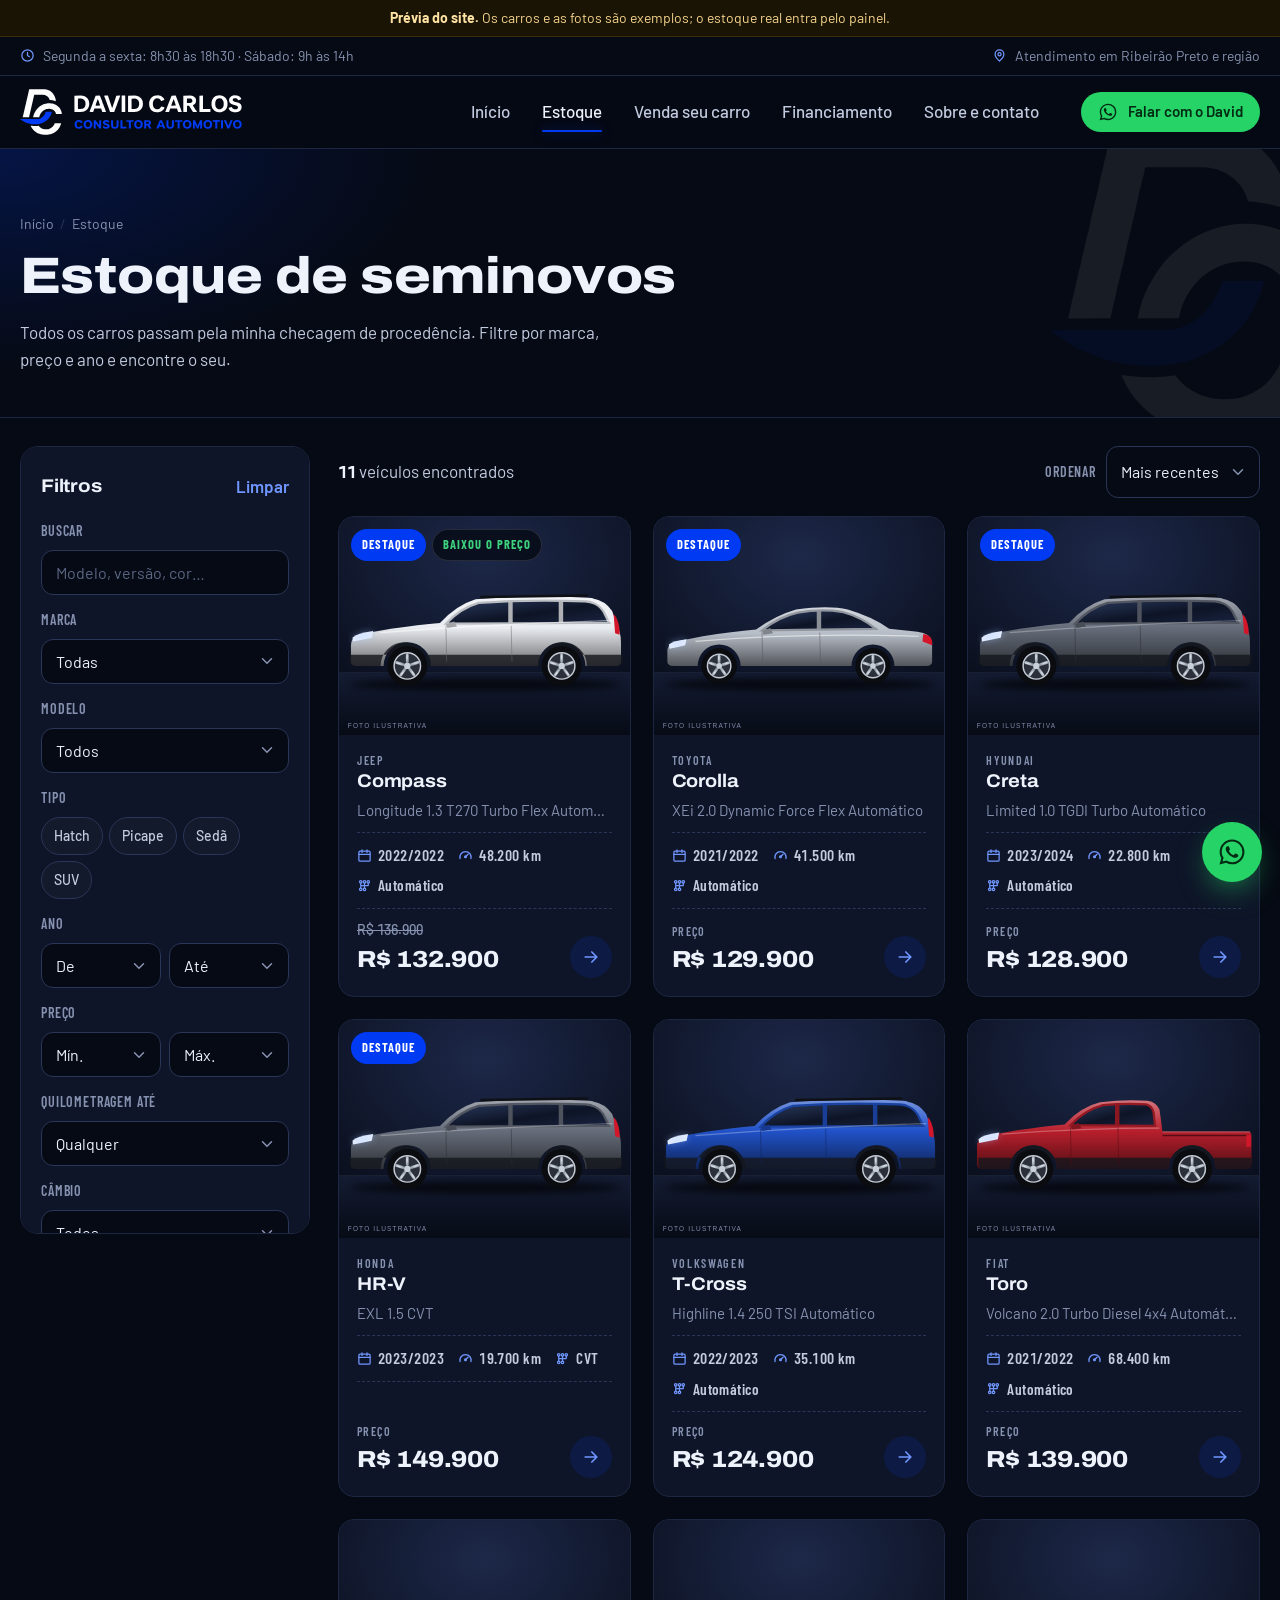
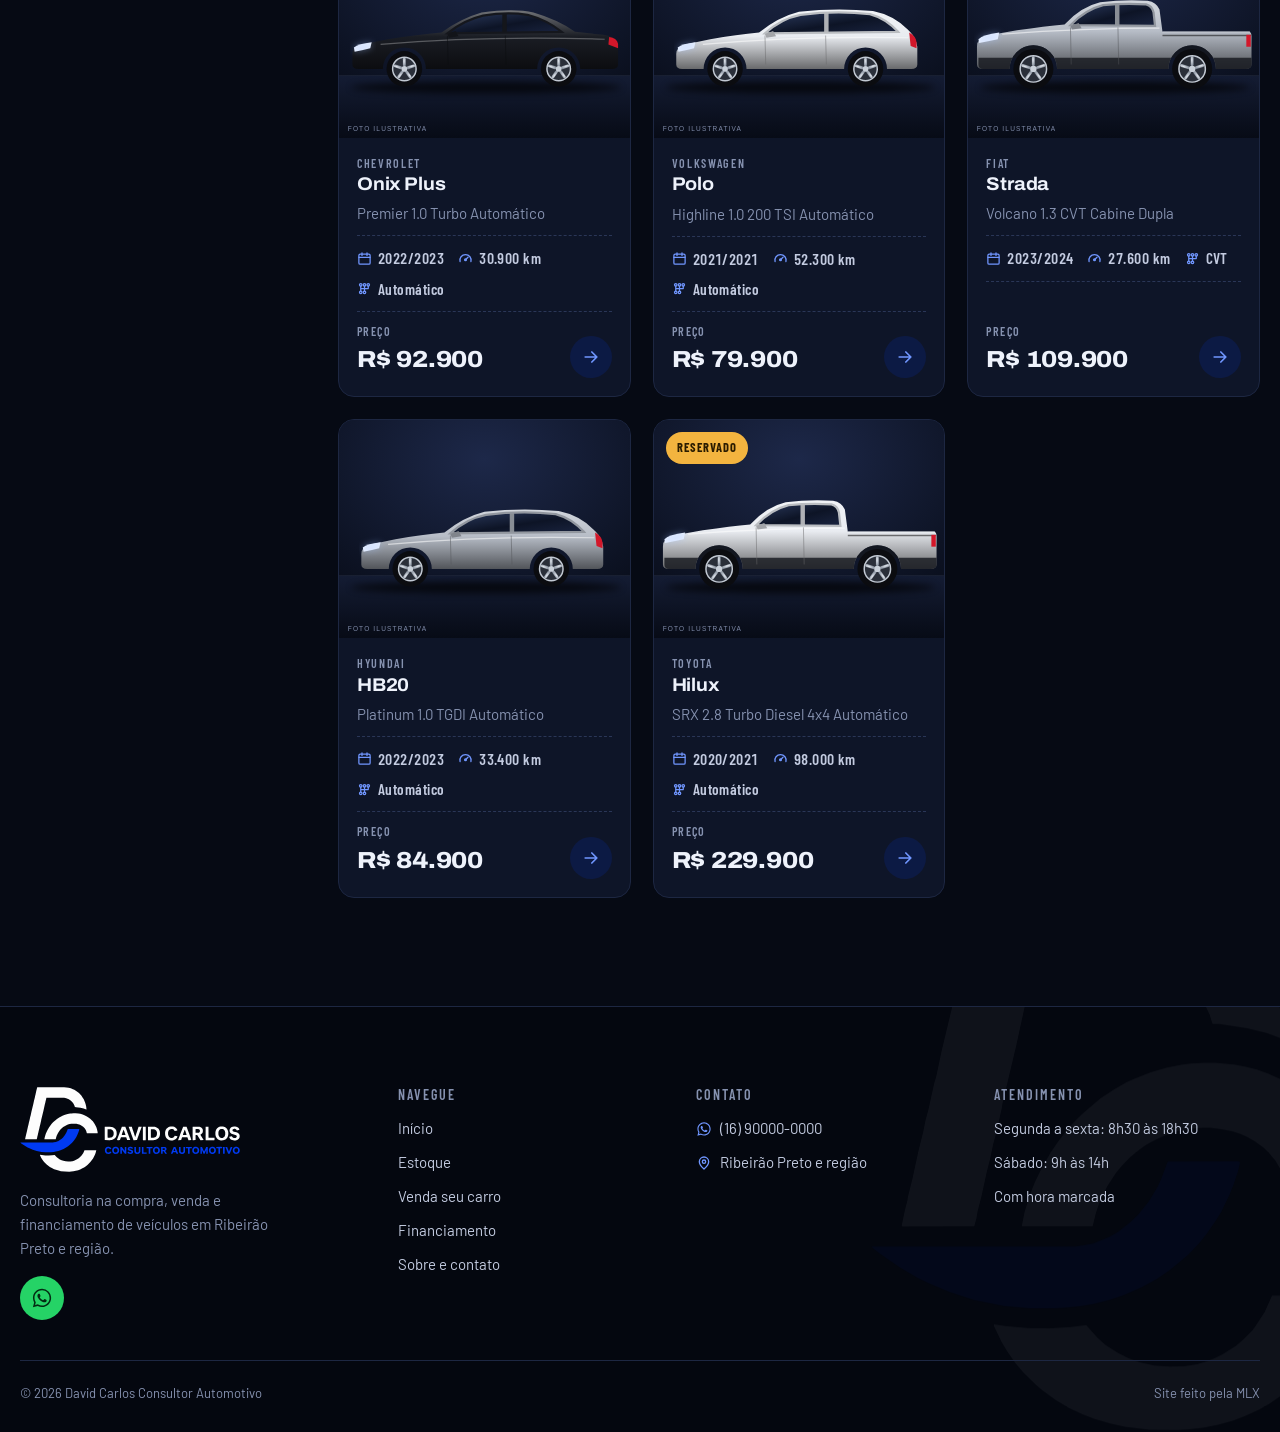
<file: estoque.html>
<!doctype html>
<html lang="pt-BR">
<head>
<meta charset="utf-8">
<meta name="viewport" content="width=device-width, initial-scale=1, viewport-fit=cover">
<title>Carros seminovos à venda em Ribeirão Preto | David Carlos</title>
<meta name="claude:viewport-fit-sides" content="cover">
<meta name="description" content="Estoque de carros seminovos em Ribeirão Preto com procedência verificada: SUVs, sedãs, hatches e picapes. Filtre por marca, preço e ano e fale com o David.">
<link rel="canonical" href="https://www.seudominio.com.br/estoque.html">
<meta name="robots" content="index, follow, max-image-preview:large">
<meta name="author" content="David Carlos Consultor Automotivo">
<meta name="theme-color" content="#060a14">
<meta name="color-scheme" content="dark">
<meta name="format-detection" content="telephone=no">
<meta name="geo.region" content="BR-SP">
<meta name="geo.placename" content="Ribeirão Preto">
<meta property="og:type" content="website">
<meta property="og:locale" content="pt_BR">
<meta property="og:site_name" content="David Carlos Consultor Automotivo">
<meta property="og:title" content="Carros seminovos à venda em Ribeirão Preto | David Carlos">
<meta property="og:description" content="Estoque de carros seminovos em Ribeirão Preto com procedência verificada: SUVs, sedãs, hatches e picapes. Filtre por marca, preço e ano e fale com o David.">
<meta property="og:url" content="https://www.seudominio.com.br/estoque.html">
<meta property="og:image" content="https://www.seudominio.com.br/assets/og-image.jpg">
<meta property="og:image:width" content="1200">
<meta property="og:image:height" content="630">
<meta property="og:image:alt" content="Logo David Carlos Consultor Automotivo">
<meta name="twitter:card" content="summary_large_image">
<meta name="twitter:title" content="Carros seminovos à venda em Ribeirão Preto | David Carlos">
<meta name="twitter:description" content="Estoque de carros seminovos em Ribeirão Preto com procedência verificada: SUVs, sedãs, hatches e picapes. Filtre por marca, preço e ano e fale com o David.">
<meta name="twitter:image" content="https://www.seudominio.com.br/assets/og-image.jpg">
<link rel="icon" href="assets/favicon.png" type="image/png" sizes="64x64">
<link rel="icon" href="assets/favicon-512.png" type="image/png" sizes="512x512">
<link rel="apple-touch-icon" href="assets/apple-touch-icon.png">
<link rel="manifest" href="manifest.webmanifest">
<link rel="preconnect" href="https://fonts.googleapis.com">
<link rel="preconnect" href="https://fonts.gstatic.com" crossorigin>
<link rel="stylesheet" href="https://fonts.googleapis.com/css2?family=Archivo:wdth,wght@100..125,600..900&family=Barlow:wght@400;500;600&family=Barlow+Condensed:wght@600;700&display=swap">
<link rel="stylesheet" href="css/style.css?v=1">
<script>document.documentElement.classList.add('js');</script>
<script type="application/ld+json">{"@context":"https://schema.org","@type":"BreadcrumbList","itemListElement":[{"@type":"ListItem","position":1,"name":"Início","item":"https://www.seudominio.com.br/"},{"@type":"ListItem","position":2,"name":"Estoque","item":"https://www.seudominio.com.br/estoque.html"}]}</script>
</head>
<body class="page-estoque">
<a class="skip-link" href="#conteudo">Pular para o conteúdo</a>
<div class="demo-bar" data-demo><div class="container"><strong>Prévia do site.</strong> Os carros e as fotos são exemplos; o estoque real entra pelo painel.</div></div>
<div class="topbar"><div class="container">
<span><svg viewBox="0 0 24 24" fill="none" stroke="currentColor" stroke-width="2" stroke-linecap="round" stroke-linejoin="round" aria-hidden="true"><circle cx="12" cy="12" r="9"/><path d="M12 7v5l3 2"/></svg>Segunda a sexta: 8h30 às 18h30 · Sábado: 9h às 14h</span>
<span><svg viewBox="0 0 24 24" fill="none" stroke="currentColor" stroke-width="2" stroke-linecap="round" stroke-linejoin="round" aria-hidden="true"><path d="M12 21s-7-6.2-7-11a7 7 0 0 1 14 0c0 4.8-7 11-7 11Z"/><circle cx="12" cy="10" r="2.5"/></svg>Atendimento em Ribeirão Preto e região</span>
</div></div>
<header class="site-header">
<div class="container">
<a class="brand" href="index.html" aria-label="David Carlos Consultor Automotivo, página inicial">
<span class="brand-mark"><img src="assets/dc-mark.svg" alt="" width="42" height="46"></span>
<span class="brand-word"><img src="assets/dc-wordmark.svg" alt="" width="168" height="35"></span>
</a>
<nav class="nav" aria-label="Principal"><a href="index.html">Início</a><a href="estoque.html" aria-current="page">Estoque</a><a href="venda-seu-carro.html">Venda seu carro</a><a href="financiamento.html">Financiamento</a><a href="sobre.html">Sobre e contato</a></nav>
<div class="header-actions">
<a class="btn btn--wa btn--sm header-cta" data-whats href="https://wa.me/5516900000000?text=Ol%C3%A1%2C%20David%21%20Vim%20pelo%20site%20e%20quero%20atendimento." target="_blank" rel="noopener"><svg viewBox="0 0 24 24" fill="currentColor" aria-hidden="true"><path d="M12.04 2C6.58 2 2.13 6.45 2.13 11.91c0 1.75.46 3.45 1.32 4.95L2.05 22l5.25-1.38a9.9 9.9 0 0 0 4.74 1.21h.01c5.46 0 9.91-4.45 9.91-9.91 0-2.65-1.03-5.14-2.9-7.01A9.82 9.82 0 0 0 12.04 2Zm.01 18.15h-.01a8.23 8.23 0 0 1-4.19-1.15l-.3-.18-3.12.82.83-3.04-.2-.31a8.2 8.2 0 0 1-1.26-4.38c0-4.54 3.7-8.24 8.25-8.24 2.2 0 4.27.86 5.83 2.42a8.18 8.18 0 0 1 2.41 5.83c0 4.54-3.7 8.23-8.24 8.23Zm4.52-6.16c-.25-.12-1.47-.72-1.69-.81-.23-.08-.39-.12-.56.13-.16.25-.64.81-.79.97-.14.17-.29.19-.54.06-.25-.12-1.05-.39-1.99-1.23-.74-.66-1.23-1.47-1.38-1.72-.14-.25-.02-.38.11-.51.11-.11.25-.29.37-.43.13-.15.17-.25.25-.42.08-.16.04-.31-.02-.43-.06-.12-.56-1.34-.76-1.84-.2-.48-.41-.42-.56-.43h-.48c-.17 0-.43.06-.66.31-.22.25-.86.85-.86 2.07 0 1.22.89 2.4 1.01 2.56.12.17 1.75 2.67 4.23 3.74.59.26 1.05.41 1.41.52.59.19 1.13.16 1.56.1.48-.07 1.47-.6 1.67-1.18.21-.58.21-1.07.14-1.18-.06-.1-.22-.16-.47-.28Z"/></svg><span class="header-cta-text">Falar com o David</span></a>
<button class="icon-btn burger" type="button" aria-label="Abrir menu" aria-expanded="false" aria-controls="mobile-menu"><svg viewBox="0 0 24 24" fill="none" stroke="currentColor" stroke-width="2" stroke-linecap="round" stroke-linejoin="round" aria-hidden="true"><path d="M4 7h16M4 12h16M4 17h10"/></svg></button>
</div>
</div>
<div class="scroll-progress" aria-hidden="true"></div>
</header>
<div class="mobile-menu" id="mobile-menu">
<nav aria-label="Menu"><a href="index.html">Início<svg viewBox="0 0 24 24" fill="none" stroke="currentColor" stroke-width="2" stroke-linecap="round" stroke-linejoin="round" aria-hidden="true"><path d="m9 6 6 6-6 6"/></svg></a><a href="estoque.html" aria-current="page">Estoque<svg viewBox="0 0 24 24" fill="none" stroke="currentColor" stroke-width="2" stroke-linecap="round" stroke-linejoin="round" aria-hidden="true"><path d="m9 6 6 6-6 6"/></svg></a><a href="venda-seu-carro.html">Venda seu carro<svg viewBox="0 0 24 24" fill="none" stroke="currentColor" stroke-width="2" stroke-linecap="round" stroke-linejoin="round" aria-hidden="true"><path d="m9 6 6 6-6 6"/></svg></a><a href="financiamento.html">Financiamento<svg viewBox="0 0 24 24" fill="none" stroke="currentColor" stroke-width="2" stroke-linecap="round" stroke-linejoin="round" aria-hidden="true"><path d="m9 6 6 6-6 6"/></svg></a><a href="sobre.html">Sobre e contato<svg viewBox="0 0 24 24" fill="none" stroke="currentColor" stroke-width="2" stroke-linecap="round" stroke-linejoin="round" aria-hidden="true"><path d="m9 6 6 6-6 6"/></svg></a></nav>
<a class="btn btn--wa btn--lg btn--block" data-whats href="https://wa.me/5516900000000?text=Ol%C3%A1%2C%20David%21%20Vim%20pelo%20site%20e%20quero%20atendimento." target="_blank" rel="noopener"><svg viewBox="0 0 24 24" fill="currentColor" aria-hidden="true"><path d="M12.04 2C6.58 2 2.13 6.45 2.13 11.91c0 1.75.46 3.45 1.32 4.95L2.05 22l5.25-1.38a9.9 9.9 0 0 0 4.74 1.21h.01c5.46 0 9.91-4.45 9.91-9.91 0-2.65-1.03-5.14-2.9-7.01A9.82 9.82 0 0 0 12.04 2Zm.01 18.15h-.01a8.23 8.23 0 0 1-4.19-1.15l-.3-.18-3.12.82.83-3.04-.2-.31a8.2 8.2 0 0 1-1.26-4.38c0-4.54 3.7-8.24 8.25-8.24 2.2 0 4.27.86 5.83 2.42a8.18 8.18 0 0 1 2.41 5.83c0 4.54-3.7 8.23-8.24 8.23Zm4.52-6.16c-.25-.12-1.47-.72-1.69-.81-.23-.08-.39-.12-.56.13-.16.25-.64.81-.79.97-.14.17-.29.19-.54.06-.25-.12-1.05-.39-1.99-1.23-.74-.66-1.23-1.47-1.38-1.72-.14-.25-.02-.38.11-.51.11-.11.25-.29.37-.43.13-.15.17-.25.25-.42.08-.16.04-.31-.02-.43-.06-.12-.56-1.34-.76-1.84-.2-.48-.41-.42-.56-.43h-.48c-.17 0-.43.06-.66.31-.22.25-.86.85-.86 2.07 0 1.22.89 2.4 1.01 2.56.12.17 1.75 2.67 4.23 3.74.59.26 1.05.41 1.41.52.59.19 1.13.16 1.56.1.48-.07 1.47-.6 1.67-1.18.21-.58.21-1.07.14-1.18-.06-.1-.22-.16-.47-.28Z"/></svg>Falar no WhatsApp</a>
<div class="mm-foot"><span>Segunda a sexta: 8h30 às 18h30 · Sábado: 9h às 14h</span><span>Atendimento em Ribeirão Preto e região</span></div>
</div>
<main id="conteudo">
<section class="page-hero">
<img class="wm" src="assets/dc-mark.svg" alt="" aria-hidden="true" width="300" height="330">
<div class="container">
<ol class="crumbs"><li><a href="index.html">Início</a></li><li aria-current="page">Estoque</li></ol>
<h1 id="titulo-estoque">Estoque de seminovos</h1>
<p>Todos os carros passam pela minha checagem de procedência. Filtre por marca, preço e ano e encontre o seu.</p>
</div>
</section>
<div class="container stock">
<form class="filters" id="filtros" aria-label="Filtros do estoque">
<div class="filters-head"><h2>Filtros</h2><div style="display:flex;gap:6px;align-items:center"><button type="button" data-limpar>Limpar</button>
<button type="button" class="icon-btn only-mobile" id="fechar-filtros" aria-label="Fechar filtros"><svg viewBox="0 0 24 24" fill="none" stroke="currentColor" stroke-width="2" stroke-linecap="round" stroke-linejoin="round" aria-hidden="true"><path d="M6 6l12 12M18 6 6 18"/></svg></button></div></div>
<div class="field"><label for="q">Buscar</label><input type="search" id="q" name="q" placeholder="Modelo, versão, cor…" enterkeyhint="search"></div>
<div class="field"><label for="marca">Marca</label><select id="marca" name="marca"></select></div>
<div class="field"><label for="modelo">Modelo</label><select id="modelo" name="modelo"></select></div>
<div class="field"><span>Tipo</span><div class="toggle-chips" id="carrocerias"></div></div>
<div class="field"><span>Ano</span><div class="range"><select name="ano_min" aria-label="Ano a partir de"></select><select name="ano_max" aria-label="Ano até"></select></div></div>
<div class="field"><span>Preço</span><div class="range"><select name="preco_min" aria-label="Preço mínimo"><option value="">Mín.</option><option value="40000">R$ 40.000</option><option value="60000">R$ 60.000</option><option value="80000">R$ 80.000</option><option value="100000">R$ 100.000</option><option value="130000">R$ 130.000</option><option value="160000">R$ 160.000</option><option value="200000">R$ 200.000</option><option value="250000">R$ 250.000</option><option value="300000">R$ 300.000</option></select><select name="preco_max" aria-label="Preço máximo"><option value="">Máx.</option><option value="40000">R$ 40.000</option><option value="60000">R$ 60.000</option><option value="80000">R$ 80.000</option><option value="100000">R$ 100.000</option><option value="130000">R$ 130.000</option><option value="160000">R$ 160.000</option><option value="200000">R$ 200.000</option><option value="250000">R$ 250.000</option><option value="300000">R$ 300.000</option></select></div></div>
<div class="field"><label for="km_max">Quilometragem até</label><select id="km_max" name="km_max"><option value="">Qualquer</option><option value="20000">20.000 km</option><option value="30000">30.000 km</option><option value="50000">50.000 km</option><option value="80000">80.000 km</option><option value="100000">100.000 km</option></select></div>
<div class="field"><label for="cambio">Câmbio</label><select id="cambio" name="cambio"></select></div>
<div class="field"><label for="combustivel">Combustível</label><select id="combustivel" name="combustivel"></select></div>
<div class="filters-foot"><button class="btn btn--primary btn--lg btn--block" type="submit" id="ver-resultados">Ver resultados</button></div>
</form>
<div class="stock-main">
<div class="stock-toolbar">
<p class="count" id="contador" aria-live="polite">Carregando estoque…</p>
<div class="toolbar-actions">
<button class="btn btn--ghost btn--sm filter-open" type="button" id="abrir-filtros" aria-expanded="false" aria-controls="filtros"><svg viewBox="0 0 24 24" fill="none" stroke="currentColor" stroke-width="2" stroke-linecap="round" stroke-linejoin="round" aria-hidden="true"><path d="M4 6h16M7 12h10M10 18h4"/></svg>Filtros <span id="n-filtros"></span></button>
<div class="field"><label for="ordem">Ordenar</label><select id="ordem"><option value="recentes">Mais recentes</option><option value="menor_preco">Menor preço</option><option value="maior_preco">Maior preço</option><option value="menor_km">Menor km</option><option value="mais_novos">Mais novos</option></select></div>
</div>
</div>
<div class="active-filters" id="filtros-ativos" hidden></div>
<div class="car-grid" id="grade"><div class="skeleton"></div><div class="skeleton"></div><div class="skeleton"></div></div>
<div class="load-more"><button class="btn btn--ghost" type="button" id="mais" hidden>Carregar mais carros</button></div>
</div>
</div>
</main>
<footer class="site-footer">
<img class="footer-wm" src="assets/dc-mark.svg" alt="" aria-hidden="true" width="560" height="615" loading="lazy">
<div class="container">
<div class="footer-grid">
<div class="footer-brand">
<img src="assets/logo.svg" alt="David Carlos Consultor Automotivo" width="220" height="86" loading="lazy">
<p>Consultoria na compra, venda e financiamento de veículos em Ribeirão Preto e região.</p>
<div class="socials">
<a class="icon-btn" data-instagram href="#" target="_blank" rel="noopener" aria-label="Instagram"><svg viewBox="0 0 24 24" fill="none" stroke="currentColor" stroke-width="2" stroke-linecap="round" stroke-linejoin="round" aria-hidden="true"><rect x="3" y="3" width="18" height="18" rx="5"/><circle cx="12" cy="12" r="4"/><circle cx="17.5" cy="6.5" r=".8" fill="currentColor"/></svg></a>
<a class="icon-btn" data-facebook href="#" target="_blank" rel="noopener" aria-label="Facebook"><svg viewBox="0 0 24 24" fill="none" stroke="currentColor" stroke-width="2" stroke-linecap="round" stroke-linejoin="round" aria-hidden="true"><path d="M15 3h-2.5A4.5 4.5 0 0 0 8 7.5V10H5v4h3v7h4v-7h3l1-4h-4V7.5a.5.5 0 0 1 .5-.5H15V3Z"/></svg></a>
<a class="icon-btn icon-btn--wa" data-whats href="https://wa.me/5516900000000?text=Ol%C3%A1%2C%20David%21%20Vim%20pelo%20site%20e%20quero%20atendimento." target="_blank" rel="noopener" aria-label="WhatsApp"><svg viewBox="0 0 24 24" fill="currentColor" aria-hidden="true"><path d="M12.04 2C6.58 2 2.13 6.45 2.13 11.91c0 1.75.46 3.45 1.32 4.95L2.05 22l5.25-1.38a9.9 9.9 0 0 0 4.74 1.21h.01c5.46 0 9.91-4.45 9.91-9.91 0-2.65-1.03-5.14-2.9-7.01A9.82 9.82 0 0 0 12.04 2Zm.01 18.15h-.01a8.23 8.23 0 0 1-4.19-1.15l-.3-.18-3.12.82.83-3.04-.2-.31a8.2 8.2 0 0 1-1.26-4.38c0-4.54 3.7-8.24 8.25-8.24 2.2 0 4.27.86 5.83 2.42a8.18 8.18 0 0 1 2.41 5.83c0 4.54-3.7 8.23-8.24 8.23Zm4.52-6.16c-.25-.12-1.47-.72-1.69-.81-.23-.08-.39-.12-.56.13-.16.25-.64.81-.79.97-.14.17-.29.19-.54.06-.25-.12-1.05-.39-1.99-1.23-.74-.66-1.23-1.47-1.38-1.72-.14-.25-.02-.38.11-.51.11-.11.25-.29.37-.43.13-.15.17-.25.25-.42.08-.16.04-.31-.02-.43-.06-.12-.56-1.34-.76-1.84-.2-.48-.41-.42-.56-.43h-.48c-.17 0-.43.06-.66.31-.22.25-.86.85-.86 2.07 0 1.22.89 2.4 1.01 2.56.12.17 1.75 2.67 4.23 3.74.59.26 1.05.41 1.41.52.59.19 1.13.16 1.56.1.48-.07 1.47-.6 1.67-1.18.21-.58.21-1.07.14-1.18-.06-.1-.22-.16-.47-.28Z"/></svg></a>
</div>
</div>
<div class="footer-col"><h3>Navegue</h3><ul><li><a href="index.html">Início</a></li><li><a href="estoque.html">Estoque</a></li><li><a href="venda-seu-carro.html">Venda seu carro</a></li><li><a href="financiamento.html">Financiamento</a></li><li><a href="sobre.html">Sobre e contato</a></li></ul></div>
<div class="footer-col"><h3>Contato</h3><ul>
<li><a data-whats href="https://wa.me/5516900000000?text=Ol%C3%A1%2C%20David%21%20Vim%20pelo%20site%20e%20quero%20atendimento." target="_blank" rel="noopener"><svg viewBox="0 0 24 24" fill="currentColor" aria-hidden="true"><path d="M12.04 2C6.58 2 2.13 6.45 2.13 11.91c0 1.75.46 3.45 1.32 4.95L2.05 22l5.25-1.38a9.9 9.9 0 0 0 4.74 1.21h.01c5.46 0 9.91-4.45 9.91-9.91 0-2.65-1.03-5.14-2.9-7.01A9.82 9.82 0 0 0 12.04 2Zm.01 18.15h-.01a8.23 8.23 0 0 1-4.19-1.15l-.3-.18-3.12.82.83-3.04-.2-.31a8.2 8.2 0 0 1-1.26-4.38c0-4.54 3.7-8.24 8.25-8.24 2.2 0 4.27.86 5.83 2.42a8.18 8.18 0 0 1 2.41 5.83c0 4.54-3.7 8.23-8.24 8.23Zm4.52-6.16c-.25-.12-1.47-.72-1.69-.81-.23-.08-.39-.12-.56.13-.16.25-.64.81-.79.97-.14.17-.29.19-.54.06-.25-.12-1.05-.39-1.99-1.23-.74-.66-1.23-1.47-1.38-1.72-.14-.25-.02-.38.11-.51.11-.11.25-.29.37-.43.13-.15.17-.25.25-.42.08-.16.04-.31-.02-.43-.06-.12-.56-1.34-.76-1.84-.2-.48-.41-.42-.56-.43h-.48c-.17 0-.43.06-.66.31-.22.25-.86.85-.86 2.07 0 1.22.89 2.4 1.01 2.56.12.17 1.75 2.67 4.23 3.74.59.26 1.05.41 1.41.52.59.19 1.13.16 1.56.1.48-.07 1.47-.6 1.67-1.18.21-.58.21-1.07.14-1.18-.06-.1-.22-.16-.47-.28Z"/></svg><span data-tel-texto>(16) 90000-0000</span></a></li>
<li><a data-email href="#"><svg viewBox="0 0 24 24" fill="none" stroke="currentColor" stroke-width="2" stroke-linecap="round" stroke-linejoin="round" aria-hidden="true"><rect x="3" y="5" width="18" height="14" rx="2"/><path d="m3 7 9 6 9-6"/></svg><span data-email-texto></span></a></li>
<li><a data-instagram href="#" target="_blank" rel="noopener"><svg viewBox="0 0 24 24" fill="none" stroke="currentColor" stroke-width="2" stroke-linecap="round" stroke-linejoin="round" aria-hidden="true"><rect x="3" y="3" width="18" height="18" rx="5"/><circle cx="12" cy="12" r="4"/><circle cx="17.5" cy="6.5" r=".8" fill="currentColor"/></svg><span data-instagram-texto></span></a></li>
<li><svg viewBox="0 0 24 24" fill="none" stroke="currentColor" stroke-width="2" stroke-linecap="round" stroke-linejoin="round" aria-hidden="true"><path d="M12 21s-7-6.2-7-11a7 7 0 0 1 14 0c0 4.8-7 11-7 11Z"/><circle cx="12" cy="10" r="2.5"/></svg>Ribeirão Preto e região</li>
</ul></div>
<div class="footer-col"><h3>Atendimento</h3><ul><li>Segunda a sexta: 8h30 às 18h30</li><li>Sábado: 9h às 14h</li><li>Com hora marcada</li></ul></div>
</div>
<div class="footer-bottom">
<span>© <span data-ano>2026</span> David Carlos Consultor Automotivo</span>
<span data-cnpj></span>
<span>Site feito pela <a href="https://mlxmind.com.br" target="_blank" rel="noopener">MLX</a></span>
</div>
</div>
</footer>
<a class="wa-float" data-whats href="https://wa.me/5516900000000?text=Ol%C3%A1%2C%20David%21%20Vim%20pelo%20site%20e%20quero%20atendimento." target="_blank" rel="noopener" aria-label="Conversar no WhatsApp"><svg viewBox="0 0 24 24" fill="currentColor" aria-hidden="true"><path d="M12.04 2C6.58 2 2.13 6.45 2.13 11.91c0 1.75.46 3.45 1.32 4.95L2.05 22l5.25-1.38a9.9 9.9 0 0 0 4.74 1.21h.01c5.46 0 9.91-4.45 9.91-9.91 0-2.65-1.03-5.14-2.9-7.01A9.82 9.82 0 0 0 12.04 2Zm.01 18.15h-.01a8.23 8.23 0 0 1-4.19-1.15l-.3-.18-3.12.82.83-3.04-.2-.31a8.2 8.2 0 0 1-1.26-4.38c0-4.54 3.7-8.24 8.25-8.24 2.2 0 4.27.86 5.83 2.42a8.18 8.18 0 0 1 2.41 5.83c0 4.54-3.7 8.23-8.24 8.23Zm4.52-6.16c-.25-.12-1.47-.72-1.69-.81-.23-.08-.39-.12-.56.13-.16.25-.64.81-.79.97-.14.17-.29.19-.54.06-.25-.12-1.05-.39-1.99-1.23-.74-.66-1.23-1.47-1.38-1.72-.14-.25-.02-.38.11-.51.11-.11.25-.29.37-.43.13-.15.17-.25.25-.42.08-.16.04-.31-.02-.43-.06-.12-.56-1.34-.76-1.84-.2-.48-.41-.42-.56-.43h-.48c-.17 0-.43.06-.66.31-.22.25-.86.85-.86 2.07 0 1.22.89 2.4 1.01 2.56.12.17 1.75 2.67 4.23 3.74.59.26 1.05.41 1.41.52.59.19 1.13.16 1.56.1.48-.07 1.47-.6 1.67-1.18.21-.58.21-1.07.14-1.18-.06-.1-.22-.16-.47-.28Z"/></svg></a>
<script src="js/config.js?v=1"></script>
<script src="js/dados.js?v=1"></script>
<script src="js/api.js?v=1"></script>
<script src="js/app.js?v=1"></script>
<script src="js/paginas/estoque.js?v=1"></script>
</body>
</html>
</file>
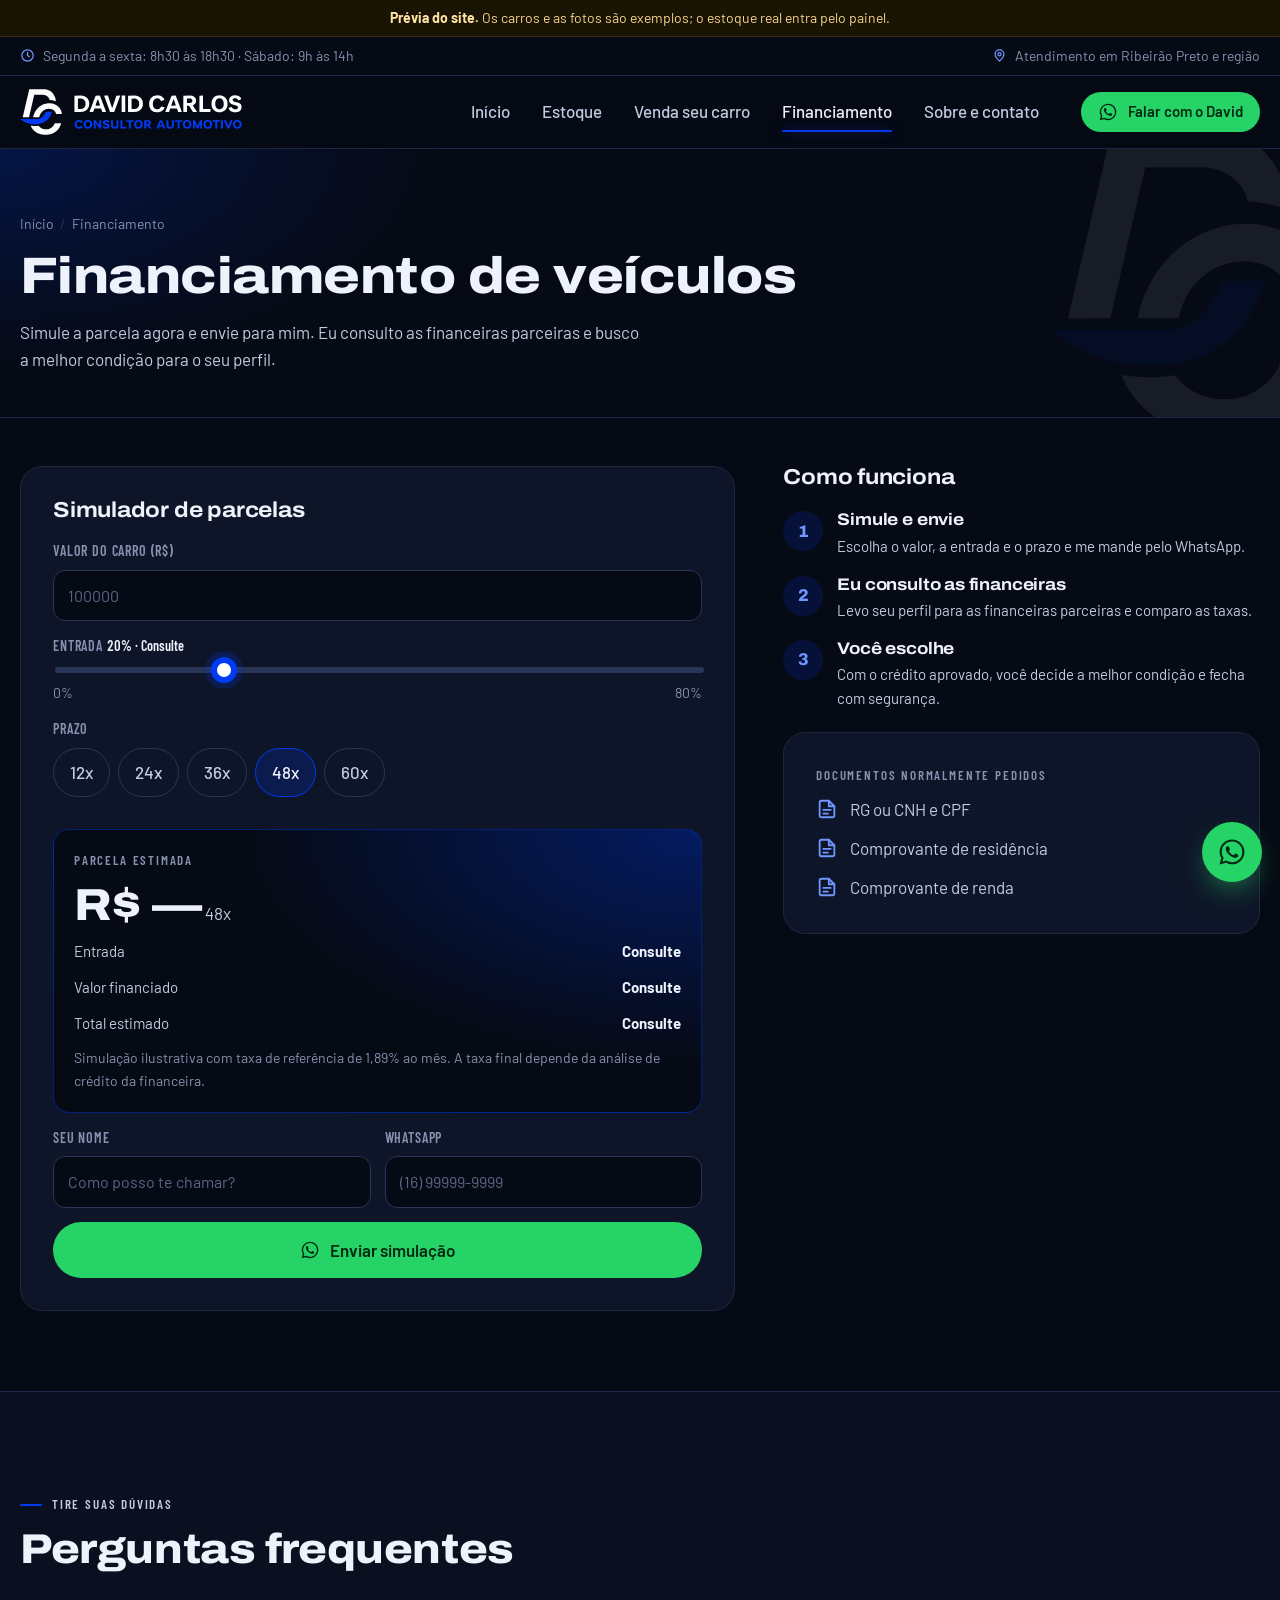
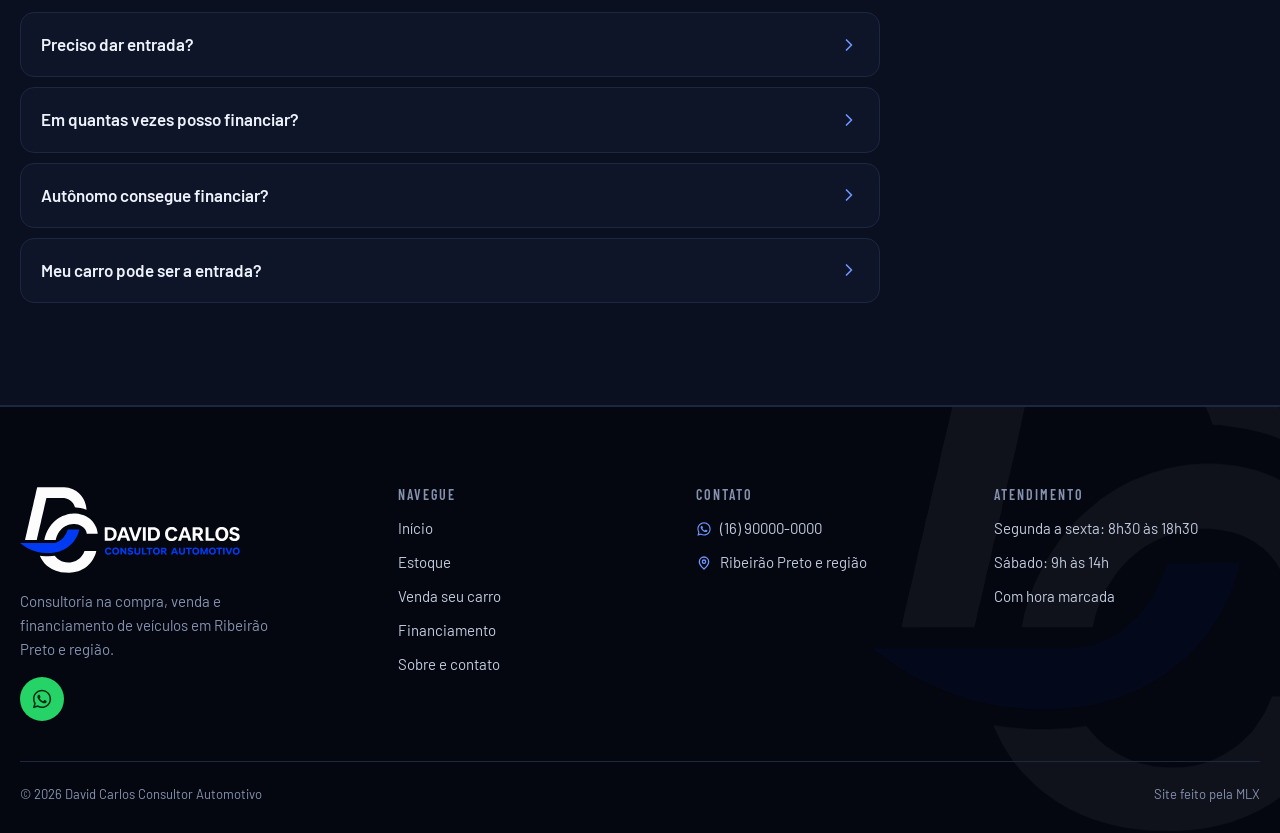
<file: financiamento.html>
<!doctype html>
<html lang="pt-BR">
<head>
<meta charset="utf-8">
<meta name="viewport" content="width=device-width, initial-scale=1, viewport-fit=cover">
<title>Financiamento de veículos com simulação | David Carlos</title>
<meta name="claude:viewport-fit-sides" content="cover">
<meta name="description" content="Simule o financiamento do seu carro em Ribeirão Preto: escolha entrada e prazo e veja a parcela estimada. Consulta nas principais financeiras com o David.">
<link rel="canonical" href="https://www.seudominio.com.br/financiamento.html">
<meta name="robots" content="index, follow, max-image-preview:large">
<meta name="author" content="David Carlos Consultor Automotivo">
<meta name="theme-color" content="#060a14">
<meta name="color-scheme" content="dark">
<meta name="format-detection" content="telephone=no">
<meta name="geo.region" content="BR-SP">
<meta name="geo.placename" content="Ribeirão Preto">
<meta property="og:type" content="website">
<meta property="og:locale" content="pt_BR">
<meta property="og:site_name" content="David Carlos Consultor Automotivo">
<meta property="og:title" content="Financiamento de veículos com simulação | David Carlos">
<meta property="og:description" content="Simule o financiamento do seu carro em Ribeirão Preto: escolha entrada e prazo e veja a parcela estimada. Consulta nas principais financeiras com o David.">
<meta property="og:url" content="https://www.seudominio.com.br/financiamento.html">
<meta property="og:image" content="https://www.seudominio.com.br/assets/og-image.jpg">
<meta property="og:image:width" content="1200">
<meta property="og:image:height" content="630">
<meta property="og:image:alt" content="Logo David Carlos Consultor Automotivo">
<meta name="twitter:card" content="summary_large_image">
<meta name="twitter:title" content="Financiamento de veículos com simulação | David Carlos">
<meta name="twitter:description" content="Simule o financiamento do seu carro em Ribeirão Preto: escolha entrada e prazo e veja a parcela estimada. Consulta nas principais financeiras com o David.">
<meta name="twitter:image" content="https://www.seudominio.com.br/assets/og-image.jpg">
<link rel="icon" href="assets/favicon.png" type="image/png" sizes="64x64">
<link rel="icon" href="assets/favicon-512.png" type="image/png" sizes="512x512">
<link rel="apple-touch-icon" href="assets/apple-touch-icon.png">
<link rel="manifest" href="manifest.webmanifest">
<link rel="preconnect" href="https://fonts.googleapis.com">
<link rel="preconnect" href="https://fonts.gstatic.com" crossorigin>
<link rel="stylesheet" href="https://fonts.googleapis.com/css2?family=Archivo:wdth,wght@100..125,600..900&family=Barlow:wght@400;500;600&family=Barlow+Condensed:wght@600;700&display=swap">
<link rel="stylesheet" href="css/style.css?v=1">
<script>document.documentElement.classList.add('js');</script>
<script type="application/ld+json">{"@context":"https://schema.org","@type":"BreadcrumbList","itemListElement":[{"@type":"ListItem","position":1,"name":"Início","item":"https://www.seudominio.com.br/"},{"@type":"ListItem","position":2,"name":"Financiamento","item":"https://www.seudominio.com.br/financiamento.html"}]}</script>
<script type="application/ld+json">{"@context":"https://schema.org","@type":"FAQPage","mainEntity":[{"@type":"Question","name":"Preciso dar entrada?","acceptedAnswer":{"@type":"Answer","text":"Depende da análise de crédito de cada financeira. Em geral, quanto maior a entrada, menores ficam a taxa e a parcela."}},{"@type":"Question","name":"Em quantas vezes posso financiar?","acceptedAnswer":{"@type":"Answer","text":"Os prazos mais comuns vão de 12 a 60 meses. O prazo disponível varia conforme a financeira, o ano do carro e o seu perfil."}},{"@type":"Question","name":"Autônomo consegue financiar?","acceptedAnswer":{"@type":"Answer","text":"Consegue. A renda pode ser comprovada com extratos bancários ou declaração de imposto de renda, conforme a financeira."}},{"@type":"Question","name":"Meu carro pode ser a entrada?","acceptedAnswer":{"@type":"Answer","text":"Sim. Seu usado pode entrar como parte ou como toda a entrada do financiamento."}}]}</script>
</head>
<body class="page-financiamento">
<a class="skip-link" href="#conteudo">Pular para o conteúdo</a>
<div class="demo-bar" data-demo><div class="container"><strong>Prévia do site.</strong> Os carros e as fotos são exemplos; o estoque real entra pelo painel.</div></div>
<div class="topbar"><div class="container">
<span><svg viewBox="0 0 24 24" fill="none" stroke="currentColor" stroke-width="2" stroke-linecap="round" stroke-linejoin="round" aria-hidden="true"><circle cx="12" cy="12" r="9"/><path d="M12 7v5l3 2"/></svg>Segunda a sexta: 8h30 às 18h30 · Sábado: 9h às 14h</span>
<span><svg viewBox="0 0 24 24" fill="none" stroke="currentColor" stroke-width="2" stroke-linecap="round" stroke-linejoin="round" aria-hidden="true"><path d="M12 21s-7-6.2-7-11a7 7 0 0 1 14 0c0 4.8-7 11-7 11Z"/><circle cx="12" cy="10" r="2.5"/></svg>Atendimento em Ribeirão Preto e região</span>
</div></div>
<header class="site-header">
<div class="container">
<a class="brand" href="index.html" aria-label="David Carlos Consultor Automotivo, página inicial">
<span class="brand-mark"><img src="assets/dc-mark.svg" alt="" width="42" height="46"></span>
<span class="brand-word"><img src="assets/dc-wordmark.svg" alt="" width="168" height="35"></span>
</a>
<nav class="nav" aria-label="Principal"><a href="index.html">Início</a><a href="estoque.html">Estoque</a><a href="venda-seu-carro.html">Venda seu carro</a><a href="financiamento.html" aria-current="page">Financiamento</a><a href="sobre.html">Sobre e contato</a></nav>
<div class="header-actions">
<a class="btn btn--wa btn--sm header-cta" data-whats href="https://wa.me/5516900000000?text=Ol%C3%A1%2C%20David%21%20Vim%20pelo%20site%20e%20quero%20atendimento." target="_blank" rel="noopener"><svg viewBox="0 0 24 24" fill="currentColor" aria-hidden="true"><path d="M12.04 2C6.58 2 2.13 6.45 2.13 11.91c0 1.75.46 3.45 1.32 4.95L2.05 22l5.25-1.38a9.9 9.9 0 0 0 4.74 1.21h.01c5.46 0 9.91-4.45 9.91-9.91 0-2.65-1.03-5.14-2.9-7.01A9.82 9.82 0 0 0 12.04 2Zm.01 18.15h-.01a8.23 8.23 0 0 1-4.19-1.15l-.3-.18-3.12.82.83-3.04-.2-.31a8.2 8.2 0 0 1-1.26-4.38c0-4.54 3.7-8.24 8.25-8.24 2.2 0 4.27.86 5.83 2.42a8.18 8.18 0 0 1 2.41 5.83c0 4.54-3.7 8.23-8.24 8.23Zm4.52-6.16c-.25-.12-1.47-.72-1.69-.81-.23-.08-.39-.12-.56.13-.16.25-.64.81-.79.97-.14.17-.29.19-.54.06-.25-.12-1.05-.39-1.99-1.23-.74-.66-1.23-1.47-1.38-1.72-.14-.25-.02-.38.11-.51.11-.11.25-.29.37-.43.13-.15.17-.25.25-.42.08-.16.04-.31-.02-.43-.06-.12-.56-1.34-.76-1.84-.2-.48-.41-.42-.56-.43h-.48c-.17 0-.43.06-.66.31-.22.25-.86.85-.86 2.07 0 1.22.89 2.4 1.01 2.56.12.17 1.75 2.67 4.23 3.74.59.26 1.05.41 1.41.52.59.19 1.13.16 1.56.1.48-.07 1.47-.6 1.67-1.18.21-.58.21-1.07.14-1.18-.06-.1-.22-.16-.47-.28Z"/></svg><span class="header-cta-text">Falar com o David</span></a>
<button class="icon-btn burger" type="button" aria-label="Abrir menu" aria-expanded="false" aria-controls="mobile-menu"><svg viewBox="0 0 24 24" fill="none" stroke="currentColor" stroke-width="2" stroke-linecap="round" stroke-linejoin="round" aria-hidden="true"><path d="M4 7h16M4 12h16M4 17h10"/></svg></button>
</div>
</div>
<div class="scroll-progress" aria-hidden="true"></div>
</header>
<div class="mobile-menu" id="mobile-menu">
<nav aria-label="Menu"><a href="index.html">Início<svg viewBox="0 0 24 24" fill="none" stroke="currentColor" stroke-width="2" stroke-linecap="round" stroke-linejoin="round" aria-hidden="true"><path d="m9 6 6 6-6 6"/></svg></a><a href="estoque.html">Estoque<svg viewBox="0 0 24 24" fill="none" stroke="currentColor" stroke-width="2" stroke-linecap="round" stroke-linejoin="round" aria-hidden="true"><path d="m9 6 6 6-6 6"/></svg></a><a href="venda-seu-carro.html">Venda seu carro<svg viewBox="0 0 24 24" fill="none" stroke="currentColor" stroke-width="2" stroke-linecap="round" stroke-linejoin="round" aria-hidden="true"><path d="m9 6 6 6-6 6"/></svg></a><a href="financiamento.html" aria-current="page">Financiamento<svg viewBox="0 0 24 24" fill="none" stroke="currentColor" stroke-width="2" stroke-linecap="round" stroke-linejoin="round" aria-hidden="true"><path d="m9 6 6 6-6 6"/></svg></a><a href="sobre.html">Sobre e contato<svg viewBox="0 0 24 24" fill="none" stroke="currentColor" stroke-width="2" stroke-linecap="round" stroke-linejoin="round" aria-hidden="true"><path d="m9 6 6 6-6 6"/></svg></a></nav>
<a class="btn btn--wa btn--lg btn--block" data-whats href="https://wa.me/5516900000000?text=Ol%C3%A1%2C%20David%21%20Vim%20pelo%20site%20e%20quero%20atendimento." target="_blank" rel="noopener"><svg viewBox="0 0 24 24" fill="currentColor" aria-hidden="true"><path d="M12.04 2C6.58 2 2.13 6.45 2.13 11.91c0 1.75.46 3.45 1.32 4.95L2.05 22l5.25-1.38a9.9 9.9 0 0 0 4.74 1.21h.01c5.46 0 9.91-4.45 9.91-9.91 0-2.65-1.03-5.14-2.9-7.01A9.82 9.82 0 0 0 12.04 2Zm.01 18.15h-.01a8.23 8.23 0 0 1-4.19-1.15l-.3-.18-3.12.82.83-3.04-.2-.31a8.2 8.2 0 0 1-1.26-4.38c0-4.54 3.7-8.24 8.25-8.24 2.2 0 4.27.86 5.83 2.42a8.18 8.18 0 0 1 2.41 5.83c0 4.54-3.7 8.23-8.24 8.23Zm4.52-6.16c-.25-.12-1.47-.72-1.69-.81-.23-.08-.39-.12-.56.13-.16.25-.64.81-.79.97-.14.17-.29.19-.54.06-.25-.12-1.05-.39-1.99-1.23-.74-.66-1.23-1.47-1.38-1.72-.14-.25-.02-.38.11-.51.11-.11.25-.29.37-.43.13-.15.17-.25.25-.42.08-.16.04-.31-.02-.43-.06-.12-.56-1.34-.76-1.84-.2-.48-.41-.42-.56-.43h-.48c-.17 0-.43.06-.66.31-.22.25-.86.85-.86 2.07 0 1.22.89 2.4 1.01 2.56.12.17 1.75 2.67 4.23 3.74.59.26 1.05.41 1.41.52.59.19 1.13.16 1.56.1.48-.07 1.47-.6 1.67-1.18.21-.58.21-1.07.14-1.18-.06-.1-.22-.16-.47-.28Z"/></svg>Falar no WhatsApp</a>
<div class="mm-foot"><span>Segunda a sexta: 8h30 às 18h30 · Sábado: 9h às 14h</span><span>Atendimento em Ribeirão Preto e região</span></div>
</div>
<main id="conteudo">
<section class="page-hero">
<img class="wm" src="assets/dc-mark.svg" alt="" aria-hidden="true" width="300" height="330">
<div class="container">
<ol class="crumbs"><li><a href="index.html">Início</a></li><li aria-current="page">Financiamento</li></ol>
<h1>Financiamento de veículos</h1>
<p>Simule a parcela agora e envie para mim. Eu consulto as financeiras parceiras e busco a melhor condição para o seu perfil.</p>
</div>
</section>
<div class="container form-layout">
<section class="panel" aria-labelledby="t-sim">
<h2 id="t-sim" class="panel-title">Simulador de parcelas</h2>
<form id="form-sim" class="form-grid" novalidate>
<div class="veiculo-escolhido span-2" id="veiculo-escolhido" hidden></div>
<input type="hidden" name="veiculo">
<div class="field span-2"><label for="s-valor">Valor do carro (R$)</label><input id="s-valor" name="valor" type="text" placeholder="100000" required inputmode="numeric" pattern="[0-9]*"></div>
<div class="field span-2"><label for="s-entrada">Entrada <span class="num" id="entrada-txt" style="color:var(--fg);text-transform:none;letter-spacing:0"></span></label>
<input id="s-entrada" name="entrada_pct" type="range" min="0" max="80" step="5" value="20">
<div class="range-out"><span>0%</span><span>80%</span></div></div>
<div class="field span-2"><span>Prazo</span><div class="radio-row" id="prazos"></div></div>
<div class="sim-result span-2" aria-live="polite">
<p class="label">Parcela estimada</p>
<p><span class="big" id="r-parcela">R$ —</span> <span class="num" id="r-prazo" style="color:var(--fg-2)">48x</span></p>
<div class="row"><span>Entrada</span><strong id="r-entrada">—</strong></div>
<div class="row"><span>Valor financiado</span><strong id="r-financiado">—</strong></div>
<div class="row"><span>Total estimado</span><strong id="r-total">—</strong></div>
<p class="form-note">Simulação ilustrativa com taxa de referência de <span id="taxa-ref"></span>. A taxa final depende da análise de crédito da financeira.</p>
</div>
<div class="field "><label for="s-nome">Seu nome</label><input id="s-nome" name="nome" type="text" placeholder="Como posso te chamar?" required autocomplete="name"></div>
<div class="field "><label for="s-tel">WhatsApp</label><input id="s-tel" name="telefone" type="tel" placeholder="(16) 99999-9999" required autocomplete="tel" inputmode="tel" pattern=".{14,15}" title="Digite o DDD e o número"></div>
<button class="btn btn--wa btn--lg btn--block span-2" type="submit"><svg viewBox="0 0 24 24" fill="currentColor" aria-hidden="true"><path d="M12.04 2C6.58 2 2.13 6.45 2.13 11.91c0 1.75.46 3.45 1.32 4.95L2.05 22l5.25-1.38a9.9 9.9 0 0 0 4.74 1.21h.01c5.46 0 9.91-4.45 9.91-9.91 0-2.65-1.03-5.14-2.9-7.01A9.82 9.82 0 0 0 12.04 2Zm.01 18.15h-.01a8.23 8.23 0 0 1-4.19-1.15l-.3-.18-3.12.82.83-3.04-.2-.31a8.2 8.2 0 0 1-1.26-4.38c0-4.54 3.7-8.24 8.25-8.24 2.2 0 4.27.86 5.83 2.42a8.18 8.18 0 0 1 2.41 5.83c0 4.54-3.7 8.23-8.24 8.23Zm4.52-6.16c-.25-.12-1.47-.72-1.69-.81-.23-.08-.39-.12-.56.13-.16.25-.64.81-.79.97-.14.17-.29.19-.54.06-.25-.12-1.05-.39-1.99-1.23-.74-.66-1.23-1.47-1.38-1.72-.14-.25-.02-.38.11-.51.11-.11.25-.29.37-.43.13-.15.17-.25.25-.42.08-.16.04-.31-.02-.43-.06-.12-.56-1.34-.76-1.84-.2-.48-.41-.42-.56-.43h-.48c-.17 0-.43.06-.66.31-.22.25-.86.85-.86 2.07 0 1.22.89 2.4 1.01 2.56.12.17 1.75 2.67 4.23 3.74.59.26 1.05.41 1.41.52.59.19 1.13.16 1.56.1.48-.07 1.47-.6 1.67-1.18.21-.58.21-1.07.14-1.18-.06-.1-.22-.16-.47-.28Z"/></svg>Enviar simulação</button>
</form>
</section>
<aside class="aside-steps-wrap">
<h2 class="aside-title">Como funciona</h2>
<ol class="aside-steps">
<li><span class="n">1</span><div><h3>Simule e envie</h3><p>Escolha o valor, a entrada e o prazo e me mande pelo WhatsApp.</p></div></li>
<li><span class="n">2</span><div><h3>Eu consulto as financeiras</h3><p>Levo seu perfil para as financeiras parceiras e comparo as taxas.</p></div></li>
<li><span class="n">3</span><div><h3>Você escolhe</h3><p>Com o crédito aprovado, você decide a melhor condição e fecha com segurança.</p></div></li>
</ol>
<div class="panel aside-cta"><p class="label">Documentos normalmente pedidos</p>
<ul class="check-list"><li><svg viewBox="0 0 24 24" fill="none" stroke="currentColor" stroke-width="2" stroke-linecap="round" stroke-linejoin="round" aria-hidden="true"><path d="M14 3H6a2 2 0 0 0-2 2v14a2 2 0 0 0 2 2h12a2 2 0 0 0 2-2V9l-6-6Z"/><path d="M14 3v6h6M8 13h8M8 17h5"/></svg><span>RG ou CNH e CPF</span></li><li><svg viewBox="0 0 24 24" fill="none" stroke="currentColor" stroke-width="2" stroke-linecap="round" stroke-linejoin="round" aria-hidden="true"><path d="M14 3H6a2 2 0 0 0-2 2v14a2 2 0 0 0 2 2h12a2 2 0 0 0 2-2V9l-6-6Z"/><path d="M14 3v6h6M8 13h8M8 17h5"/></svg><span>Comprovante de residência</span></li><li><svg viewBox="0 0 24 24" fill="none" stroke="currentColor" stroke-width="2" stroke-linecap="round" stroke-linejoin="round" aria-hidden="true"><path d="M14 3H6a2 2 0 0 0-2 2v14a2 2 0 0 0 2 2h12a2 2 0 0 0 2-2V9l-6-6Z"/><path d="M14 3v6h6M8 13h8M8 17h5"/></svg><span>Comprovante de renda</span></li></ul></div>
</aside>
</div>
<section class="section section--band" aria-labelledby="faq-t"><div class="container faq">
<div class="section-head"><div><p class="eyebrow">Tire suas dúvidas</p><h2 id="faq-t">Perguntas frequentes</h2></div></div>
<div class="faq-list"><details class="faq-item reveal"><summary>Preciso dar entrada?<svg viewBox="0 0 24 24" fill="none" stroke="currentColor" stroke-width="2" stroke-linecap="round" stroke-linejoin="round" aria-hidden="true"><path d="m9 6 6 6-6 6"/></svg></summary><p>Depende da análise de crédito de cada financeira. Em geral, quanto maior a entrada, menores ficam a taxa e a parcela.</p></details><details class="faq-item reveal"><summary>Em quantas vezes posso financiar?<svg viewBox="0 0 24 24" fill="none" stroke="currentColor" stroke-width="2" stroke-linecap="round" stroke-linejoin="round" aria-hidden="true"><path d="m9 6 6 6-6 6"/></svg></summary><p>Os prazos mais comuns vão de 12 a 60 meses. O prazo disponível varia conforme a financeira, o ano do carro e o seu perfil.</p></details><details class="faq-item reveal"><summary>Autônomo consegue financiar?<svg viewBox="0 0 24 24" fill="none" stroke="currentColor" stroke-width="2" stroke-linecap="round" stroke-linejoin="round" aria-hidden="true"><path d="m9 6 6 6-6 6"/></svg></summary><p>Consegue. A renda pode ser comprovada com extratos bancários ou declaração de imposto de renda, conforme a financeira.</p></details><details class="faq-item reveal"><summary>Meu carro pode ser a entrada?<svg viewBox="0 0 24 24" fill="none" stroke="currentColor" stroke-width="2" stroke-linecap="round" stroke-linejoin="round" aria-hidden="true"><path d="m9 6 6 6-6 6"/></svg></summary><p>Sim. Seu usado pode entrar como parte ou como toda a entrada do financiamento.</p></details></div></div></section>
</main>
<footer class="site-footer">
<img class="footer-wm" src="assets/dc-mark.svg" alt="" aria-hidden="true" width="560" height="615" loading="lazy">
<div class="container">
<div class="footer-grid">
<div class="footer-brand">
<img src="assets/logo.svg" alt="David Carlos Consultor Automotivo" width="220" height="86" loading="lazy">
<p>Consultoria na compra, venda e financiamento de veículos em Ribeirão Preto e região.</p>
<div class="socials">
<a class="icon-btn" data-instagram href="#" target="_blank" rel="noopener" aria-label="Instagram"><svg viewBox="0 0 24 24" fill="none" stroke="currentColor" stroke-width="2" stroke-linecap="round" stroke-linejoin="round" aria-hidden="true"><rect x="3" y="3" width="18" height="18" rx="5"/><circle cx="12" cy="12" r="4"/><circle cx="17.5" cy="6.5" r=".8" fill="currentColor"/></svg></a>
<a class="icon-btn" data-facebook href="#" target="_blank" rel="noopener" aria-label="Facebook"><svg viewBox="0 0 24 24" fill="none" stroke="currentColor" stroke-width="2" stroke-linecap="round" stroke-linejoin="round" aria-hidden="true"><path d="M15 3h-2.5A4.5 4.5 0 0 0 8 7.5V10H5v4h3v7h4v-7h3l1-4h-4V7.5a.5.5 0 0 1 .5-.5H15V3Z"/></svg></a>
<a class="icon-btn icon-btn--wa" data-whats href="https://wa.me/5516900000000?text=Ol%C3%A1%2C%20David%21%20Vim%20pelo%20site%20e%20quero%20atendimento." target="_blank" rel="noopener" aria-label="WhatsApp"><svg viewBox="0 0 24 24" fill="currentColor" aria-hidden="true"><path d="M12.04 2C6.58 2 2.13 6.45 2.13 11.91c0 1.75.46 3.45 1.32 4.95L2.05 22l5.25-1.38a9.9 9.9 0 0 0 4.74 1.21h.01c5.46 0 9.91-4.45 9.91-9.91 0-2.65-1.03-5.14-2.9-7.01A9.82 9.82 0 0 0 12.04 2Zm.01 18.15h-.01a8.23 8.23 0 0 1-4.19-1.15l-.3-.18-3.12.82.83-3.04-.2-.31a8.2 8.2 0 0 1-1.26-4.38c0-4.54 3.7-8.24 8.25-8.24 2.2 0 4.27.86 5.83 2.42a8.18 8.18 0 0 1 2.41 5.83c0 4.54-3.7 8.23-8.24 8.23Zm4.52-6.16c-.25-.12-1.47-.72-1.69-.81-.23-.08-.39-.12-.56.13-.16.25-.64.81-.79.97-.14.17-.29.19-.54.06-.25-.12-1.05-.39-1.99-1.23-.74-.66-1.23-1.47-1.38-1.72-.14-.25-.02-.38.11-.51.11-.11.25-.29.37-.43.13-.15.17-.25.25-.42.08-.16.04-.31-.02-.43-.06-.12-.56-1.34-.76-1.84-.2-.48-.41-.42-.56-.43h-.48c-.17 0-.43.06-.66.31-.22.25-.86.85-.86 2.07 0 1.22.89 2.4 1.01 2.56.12.17 1.75 2.67 4.23 3.74.59.26 1.05.41 1.41.52.59.19 1.13.16 1.56.1.48-.07 1.47-.6 1.67-1.18.21-.58.21-1.07.14-1.18-.06-.1-.22-.16-.47-.28Z"/></svg></a>
</div>
</div>
<div class="footer-col"><h3>Navegue</h3><ul><li><a href="index.html">Início</a></li><li><a href="estoque.html">Estoque</a></li><li><a href="venda-seu-carro.html">Venda seu carro</a></li><li><a href="financiamento.html">Financiamento</a></li><li><a href="sobre.html">Sobre e contato</a></li></ul></div>
<div class="footer-col"><h3>Contato</h3><ul>
<li><a data-whats href="https://wa.me/5516900000000?text=Ol%C3%A1%2C%20David%21%20Vim%20pelo%20site%20e%20quero%20atendimento." target="_blank" rel="noopener"><svg viewBox="0 0 24 24" fill="currentColor" aria-hidden="true"><path d="M12.04 2C6.58 2 2.13 6.45 2.13 11.91c0 1.75.46 3.45 1.32 4.95L2.05 22l5.25-1.38a9.9 9.9 0 0 0 4.74 1.21h.01c5.46 0 9.91-4.45 9.91-9.91 0-2.65-1.03-5.14-2.9-7.01A9.82 9.82 0 0 0 12.04 2Zm.01 18.15h-.01a8.23 8.23 0 0 1-4.19-1.15l-.3-.18-3.12.82.83-3.04-.2-.31a8.2 8.2 0 0 1-1.26-4.38c0-4.54 3.7-8.24 8.25-8.24 2.2 0 4.27.86 5.83 2.42a8.18 8.18 0 0 1 2.41 5.83c0 4.54-3.7 8.23-8.24 8.23Zm4.52-6.16c-.25-.12-1.47-.72-1.69-.81-.23-.08-.39-.12-.56.13-.16.25-.64.81-.79.97-.14.17-.29.19-.54.06-.25-.12-1.05-.39-1.99-1.23-.74-.66-1.23-1.47-1.38-1.72-.14-.25-.02-.38.11-.51.11-.11.25-.29.37-.43.13-.15.17-.25.25-.42.08-.16.04-.31-.02-.43-.06-.12-.56-1.34-.76-1.84-.2-.48-.41-.42-.56-.43h-.48c-.17 0-.43.06-.66.31-.22.25-.86.85-.86 2.07 0 1.22.89 2.4 1.01 2.56.12.17 1.75 2.67 4.23 3.74.59.26 1.05.41 1.41.52.59.19 1.13.16 1.56.1.48-.07 1.47-.6 1.67-1.18.21-.58.21-1.07.14-1.18-.06-.1-.22-.16-.47-.28Z"/></svg><span data-tel-texto>(16) 90000-0000</span></a></li>
<li><a data-email href="#"><svg viewBox="0 0 24 24" fill="none" stroke="currentColor" stroke-width="2" stroke-linecap="round" stroke-linejoin="round" aria-hidden="true"><rect x="3" y="5" width="18" height="14" rx="2"/><path d="m3 7 9 6 9-6"/></svg><span data-email-texto></span></a></li>
<li><a data-instagram href="#" target="_blank" rel="noopener"><svg viewBox="0 0 24 24" fill="none" stroke="currentColor" stroke-width="2" stroke-linecap="round" stroke-linejoin="round" aria-hidden="true"><rect x="3" y="3" width="18" height="18" rx="5"/><circle cx="12" cy="12" r="4"/><circle cx="17.5" cy="6.5" r=".8" fill="currentColor"/></svg><span data-instagram-texto></span></a></li>
<li><svg viewBox="0 0 24 24" fill="none" stroke="currentColor" stroke-width="2" stroke-linecap="round" stroke-linejoin="round" aria-hidden="true"><path d="M12 21s-7-6.2-7-11a7 7 0 0 1 14 0c0 4.8-7 11-7 11Z"/><circle cx="12" cy="10" r="2.5"/></svg>Ribeirão Preto e região</li>
</ul></div>
<div class="footer-col"><h3>Atendimento</h3><ul><li>Segunda a sexta: 8h30 às 18h30</li><li>Sábado: 9h às 14h</li><li>Com hora marcada</li></ul></div>
</div>
<div class="footer-bottom">
<span>© <span data-ano>2026</span> David Carlos Consultor Automotivo</span>
<span data-cnpj></span>
<span>Site feito pela <a href="https://mlxmind.com.br" target="_blank" rel="noopener">MLX</a></span>
</div>
</div>
</footer>
<a class="wa-float" data-whats href="https://wa.me/5516900000000?text=Ol%C3%A1%2C%20David%21%20Vim%20pelo%20site%20e%20quero%20atendimento." target="_blank" rel="noopener" aria-label="Conversar no WhatsApp"><svg viewBox="0 0 24 24" fill="currentColor" aria-hidden="true"><path d="M12.04 2C6.58 2 2.13 6.45 2.13 11.91c0 1.75.46 3.45 1.32 4.95L2.05 22l5.25-1.38a9.9 9.9 0 0 0 4.74 1.21h.01c5.46 0 9.91-4.45 9.91-9.91 0-2.65-1.03-5.14-2.9-7.01A9.82 9.82 0 0 0 12.04 2Zm.01 18.15h-.01a8.23 8.23 0 0 1-4.19-1.15l-.3-.18-3.12.82.83-3.04-.2-.31a8.2 8.2 0 0 1-1.26-4.38c0-4.54 3.7-8.24 8.25-8.24 2.2 0 4.27.86 5.83 2.42a8.18 8.18 0 0 1 2.41 5.83c0 4.54-3.7 8.23-8.24 8.23Zm4.52-6.16c-.25-.12-1.47-.72-1.69-.81-.23-.08-.39-.12-.56.13-.16.25-.64.81-.79.97-.14.17-.29.19-.54.06-.25-.12-1.05-.39-1.99-1.23-.74-.66-1.23-1.47-1.38-1.72-.14-.25-.02-.38.11-.51.11-.11.25-.29.37-.43.13-.15.17-.25.25-.42.08-.16.04-.31-.02-.43-.06-.12-.56-1.34-.76-1.84-.2-.48-.41-.42-.56-.43h-.48c-.17 0-.43.06-.66.31-.22.25-.86.85-.86 2.07 0 1.22.89 2.4 1.01 2.56.12.17 1.75 2.67 4.23 3.74.59.26 1.05.41 1.41.52.59.19 1.13.16 1.56.1.48-.07 1.47-.6 1.67-1.18.21-.58.21-1.07.14-1.18-.06-.1-.22-.16-.47-.28Z"/></svg></a>
<script src="js/config.js?v=1"></script>
<script src="js/dados.js?v=1"></script>
<script src="js/api.js?v=1"></script>
<script src="js/app.js?v=1"></script>
<script src="js/paginas/formularios.js?v=1"></script>
</body>
</html>
</file>
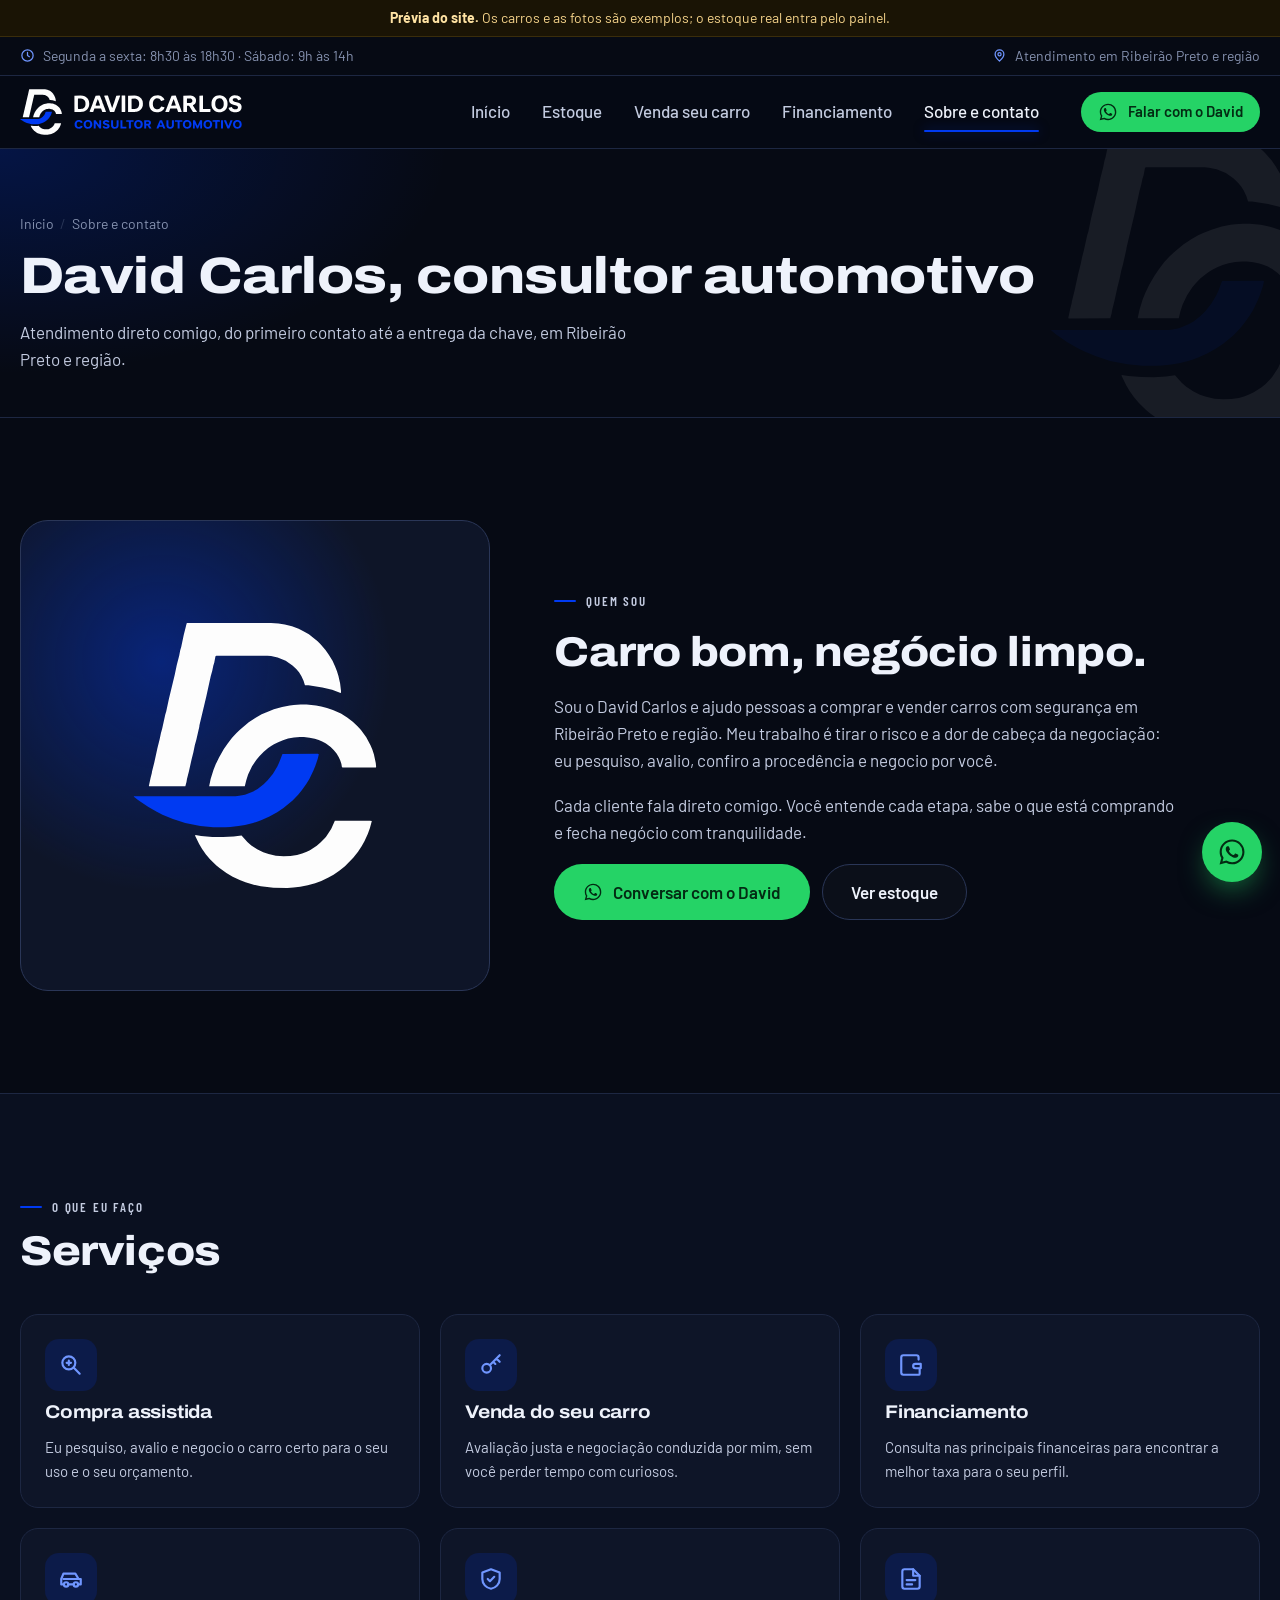
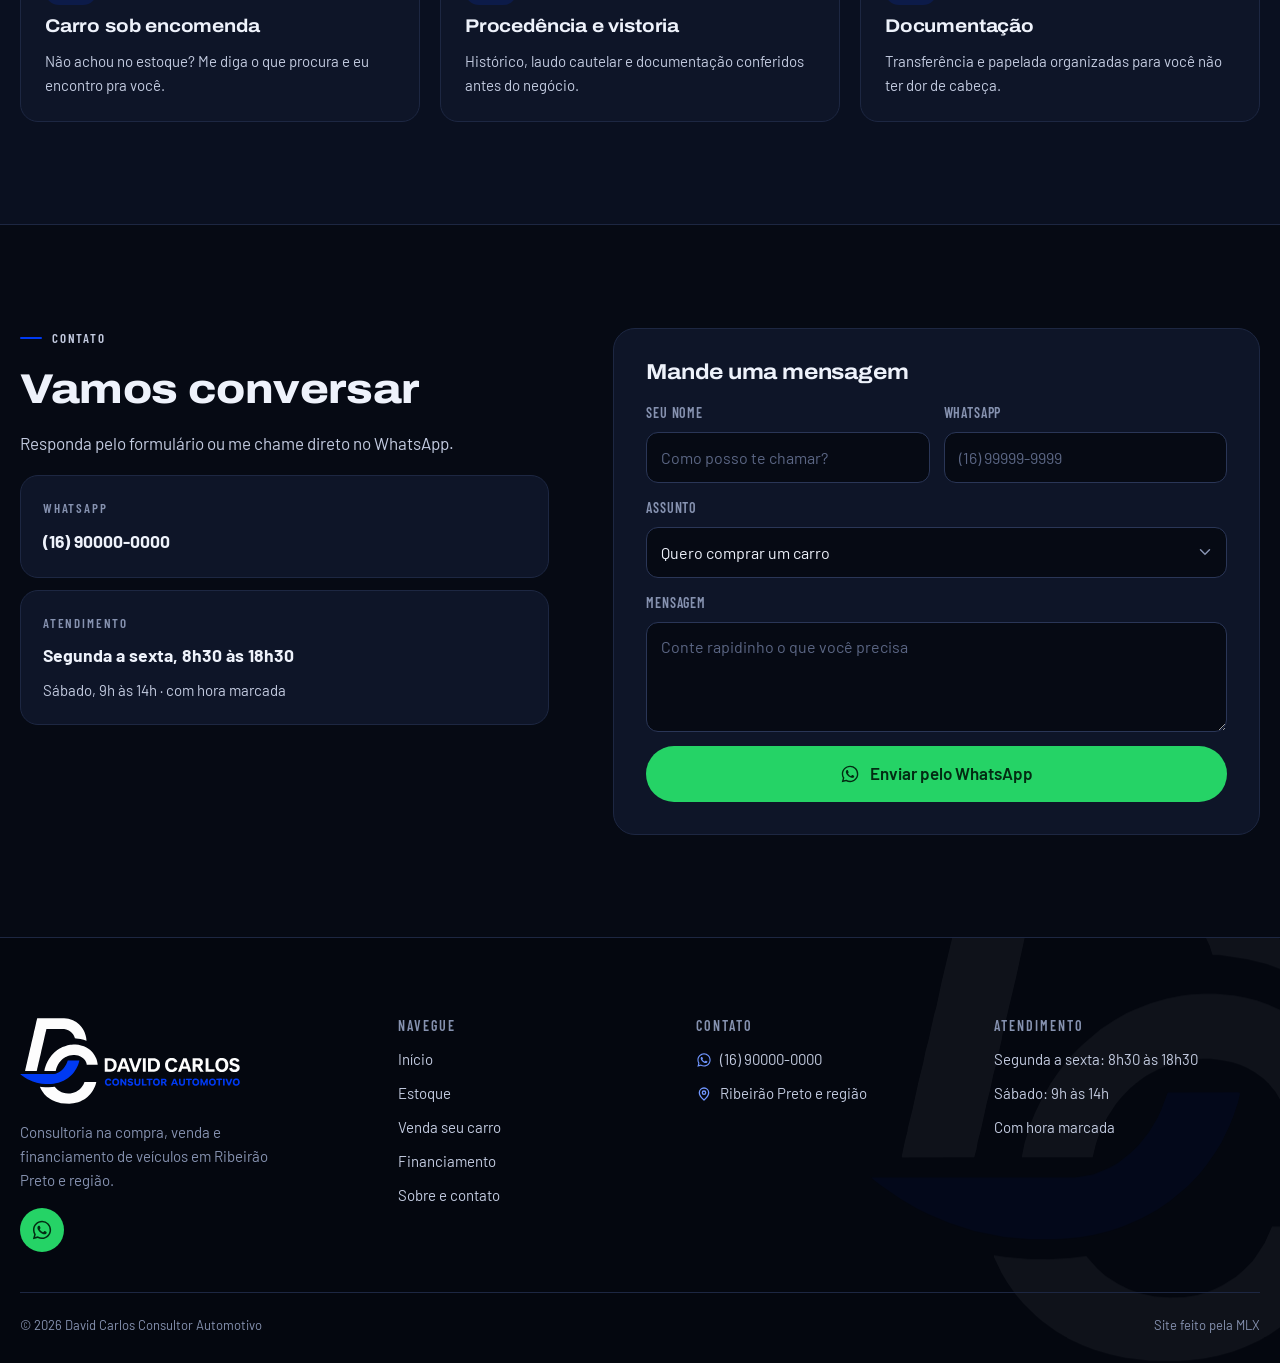
<file: sobre.html>
<!doctype html>
<html lang="pt-BR">
<head>
<meta charset="utf-8">
<meta name="viewport" content="width=device-width, initial-scale=1, viewport-fit=cover">
<title>Sobre David Carlos, consultor automotivo em Ribeirão Preto | Contato</title>
<meta name="claude:viewport-fit-sides" content="cover">
<meta name="description" content="Conheça David Carlos, consultor automotivo em Ribeirão Preto: compra assistida, venda do seu carro, financiamento e carro sob encomenda. Fale pelo WhatsApp.">
<link rel="canonical" href="https://www.seudominio.com.br/sobre.html">
<meta name="robots" content="index, follow, max-image-preview:large">
<meta name="author" content="David Carlos Consultor Automotivo">
<meta name="theme-color" content="#060a14">
<meta name="color-scheme" content="dark">
<meta name="format-detection" content="telephone=no">
<meta name="geo.region" content="BR-SP">
<meta name="geo.placename" content="Ribeirão Preto">
<meta property="og:type" content="website">
<meta property="og:locale" content="pt_BR">
<meta property="og:site_name" content="David Carlos Consultor Automotivo">
<meta property="og:title" content="Sobre David Carlos, consultor automotivo em Ribeirão Preto | Contato">
<meta property="og:description" content="Conheça David Carlos, consultor automotivo em Ribeirão Preto: compra assistida, venda do seu carro, financiamento e carro sob encomenda. Fale pelo WhatsApp.">
<meta property="og:url" content="https://www.seudominio.com.br/sobre.html">
<meta property="og:image" content="https://www.seudominio.com.br/assets/og-image.jpg">
<meta property="og:image:width" content="1200">
<meta property="og:image:height" content="630">
<meta property="og:image:alt" content="Logo David Carlos Consultor Automotivo">
<meta name="twitter:card" content="summary_large_image">
<meta name="twitter:title" content="Sobre David Carlos, consultor automotivo em Ribeirão Preto | Contato">
<meta name="twitter:description" content="Conheça David Carlos, consultor automotivo em Ribeirão Preto: compra assistida, venda do seu carro, financiamento e carro sob encomenda. Fale pelo WhatsApp.">
<meta name="twitter:image" content="https://www.seudominio.com.br/assets/og-image.jpg">
<link rel="icon" href="assets/favicon.png" type="image/png" sizes="64x64">
<link rel="icon" href="assets/favicon-512.png" type="image/png" sizes="512x512">
<link rel="apple-touch-icon" href="assets/apple-touch-icon.png">
<link rel="manifest" href="manifest.webmanifest">
<link rel="preconnect" href="https://fonts.googleapis.com">
<link rel="preconnect" href="https://fonts.gstatic.com" crossorigin>
<link rel="stylesheet" href="https://fonts.googleapis.com/css2?family=Archivo:wdth,wght@100..125,600..900&family=Barlow:wght@400;500;600&family=Barlow+Condensed:wght@600;700&display=swap">
<link rel="stylesheet" href="css/style.css?v=1">
<script>document.documentElement.classList.add('js');</script>
<script type="application/ld+json">{"@context":"https://schema.org","@type":"BreadcrumbList","itemListElement":[{"@type":"ListItem","position":1,"name":"Início","item":"https://www.seudominio.com.br/"},{"@type":"ListItem","position":2,"name":"Sobre e contato","item":"https://www.seudominio.com.br/sobre.html"}]}</script>
<script type="application/ld+json">{"@context":"https://schema.org","@type":"AboutPage","name":"Sobre David Carlos","url":"https://www.seudominio.com.br/sobre.html","mainEntity":{"@type":"Person","name":"David Carlos","jobTitle":"Consultor Automotivo","worksFor":{"@id":"https://www.seudominio.com.br/#negocio"},"areaServed":"Ribeirão Preto","knowsAbout":["Carros seminovos","Avaliação de veículos","Financiamento de veículos"]}}</script>
</head>
<body class="page-sobre">
<a class="skip-link" href="#conteudo">Pular para o conteúdo</a>
<div class="demo-bar" data-demo><div class="container"><strong>Prévia do site.</strong> Os carros e as fotos são exemplos; o estoque real entra pelo painel.</div></div>
<div class="topbar"><div class="container">
<span><svg viewBox="0 0 24 24" fill="none" stroke="currentColor" stroke-width="2" stroke-linecap="round" stroke-linejoin="round" aria-hidden="true"><circle cx="12" cy="12" r="9"/><path d="M12 7v5l3 2"/></svg>Segunda a sexta: 8h30 às 18h30 · Sábado: 9h às 14h</span>
<span><svg viewBox="0 0 24 24" fill="none" stroke="currentColor" stroke-width="2" stroke-linecap="round" stroke-linejoin="round" aria-hidden="true"><path d="M12 21s-7-6.2-7-11a7 7 0 0 1 14 0c0 4.8-7 11-7 11Z"/><circle cx="12" cy="10" r="2.5"/></svg>Atendimento em Ribeirão Preto e região</span>
</div></div>
<header class="site-header">
<div class="container">
<a class="brand" href="index.html" aria-label="David Carlos Consultor Automotivo, página inicial">
<span class="brand-mark"><img src="assets/dc-mark.svg" alt="" width="42" height="46"></span>
<span class="brand-word"><img src="assets/dc-wordmark.svg" alt="" width="168" height="35"></span>
</a>
<nav class="nav" aria-label="Principal"><a href="index.html">Início</a><a href="estoque.html">Estoque</a><a href="venda-seu-carro.html">Venda seu carro</a><a href="financiamento.html">Financiamento</a><a href="sobre.html" aria-current="page">Sobre e contato</a></nav>
<div class="header-actions">
<a class="btn btn--wa btn--sm header-cta" data-whats href="https://wa.me/5516900000000?text=Ol%C3%A1%2C%20David%21%20Vim%20pelo%20site%20e%20quero%20atendimento." target="_blank" rel="noopener"><svg viewBox="0 0 24 24" fill="currentColor" aria-hidden="true"><path d="M12.04 2C6.58 2 2.13 6.45 2.13 11.91c0 1.75.46 3.45 1.32 4.95L2.05 22l5.25-1.38a9.9 9.9 0 0 0 4.74 1.21h.01c5.46 0 9.91-4.45 9.91-9.91 0-2.65-1.03-5.14-2.9-7.01A9.82 9.82 0 0 0 12.04 2Zm.01 18.15h-.01a8.23 8.23 0 0 1-4.19-1.15l-.3-.18-3.12.82.83-3.04-.2-.31a8.2 8.2 0 0 1-1.26-4.38c0-4.54 3.7-8.24 8.25-8.24 2.2 0 4.27.86 5.83 2.42a8.18 8.18 0 0 1 2.41 5.83c0 4.54-3.7 8.23-8.24 8.23Zm4.52-6.16c-.25-.12-1.47-.72-1.69-.81-.23-.08-.39-.12-.56.13-.16.25-.64.81-.79.97-.14.17-.29.19-.54.06-.25-.12-1.05-.39-1.99-1.23-.74-.66-1.23-1.47-1.38-1.72-.14-.25-.02-.38.11-.51.11-.11.25-.29.37-.43.13-.15.17-.25.25-.42.08-.16.04-.31-.02-.43-.06-.12-.56-1.34-.76-1.84-.2-.48-.41-.42-.56-.43h-.48c-.17 0-.43.06-.66.31-.22.25-.86.85-.86 2.07 0 1.22.89 2.4 1.01 2.56.12.17 1.75 2.67 4.23 3.74.59.26 1.05.41 1.41.52.59.19 1.13.16 1.56.1.48-.07 1.47-.6 1.67-1.18.21-.58.21-1.07.14-1.18-.06-.1-.22-.16-.47-.28Z"/></svg><span class="header-cta-text">Falar com o David</span></a>
<button class="icon-btn burger" type="button" aria-label="Abrir menu" aria-expanded="false" aria-controls="mobile-menu"><svg viewBox="0 0 24 24" fill="none" stroke="currentColor" stroke-width="2" stroke-linecap="round" stroke-linejoin="round" aria-hidden="true"><path d="M4 7h16M4 12h16M4 17h10"/></svg></button>
</div>
</div>
<div class="scroll-progress" aria-hidden="true"></div>
</header>
<div class="mobile-menu" id="mobile-menu">
<nav aria-label="Menu"><a href="index.html">Início<svg viewBox="0 0 24 24" fill="none" stroke="currentColor" stroke-width="2" stroke-linecap="round" stroke-linejoin="round" aria-hidden="true"><path d="m9 6 6 6-6 6"/></svg></a><a href="estoque.html">Estoque<svg viewBox="0 0 24 24" fill="none" stroke="currentColor" stroke-width="2" stroke-linecap="round" stroke-linejoin="round" aria-hidden="true"><path d="m9 6 6 6-6 6"/></svg></a><a href="venda-seu-carro.html">Venda seu carro<svg viewBox="0 0 24 24" fill="none" stroke="currentColor" stroke-width="2" stroke-linecap="round" stroke-linejoin="round" aria-hidden="true"><path d="m9 6 6 6-6 6"/></svg></a><a href="financiamento.html">Financiamento<svg viewBox="0 0 24 24" fill="none" stroke="currentColor" stroke-width="2" stroke-linecap="round" stroke-linejoin="round" aria-hidden="true"><path d="m9 6 6 6-6 6"/></svg></a><a href="sobre.html" aria-current="page">Sobre e contato<svg viewBox="0 0 24 24" fill="none" stroke="currentColor" stroke-width="2" stroke-linecap="round" stroke-linejoin="round" aria-hidden="true"><path d="m9 6 6 6-6 6"/></svg></a></nav>
<a class="btn btn--wa btn--lg btn--block" data-whats href="https://wa.me/5516900000000?text=Ol%C3%A1%2C%20David%21%20Vim%20pelo%20site%20e%20quero%20atendimento." target="_blank" rel="noopener"><svg viewBox="0 0 24 24" fill="currentColor" aria-hidden="true"><path d="M12.04 2C6.58 2 2.13 6.45 2.13 11.91c0 1.75.46 3.45 1.32 4.95L2.05 22l5.25-1.38a9.9 9.9 0 0 0 4.74 1.21h.01c5.46 0 9.91-4.45 9.91-9.91 0-2.65-1.03-5.14-2.9-7.01A9.82 9.82 0 0 0 12.04 2Zm.01 18.15h-.01a8.23 8.23 0 0 1-4.19-1.15l-.3-.18-3.12.82.83-3.04-.2-.31a8.2 8.2 0 0 1-1.26-4.38c0-4.54 3.7-8.24 8.25-8.24 2.2 0 4.27.86 5.83 2.42a8.18 8.18 0 0 1 2.41 5.83c0 4.54-3.7 8.23-8.24 8.23Zm4.52-6.16c-.25-.12-1.47-.72-1.69-.81-.23-.08-.39-.12-.56.13-.16.25-.64.81-.79.97-.14.17-.29.19-.54.06-.25-.12-1.05-.39-1.99-1.23-.74-.66-1.23-1.47-1.38-1.72-.14-.25-.02-.38.11-.51.11-.11.25-.29.37-.43.13-.15.17-.25.25-.42.08-.16.04-.31-.02-.43-.06-.12-.56-1.34-.76-1.84-.2-.48-.41-.42-.56-.43h-.48c-.17 0-.43.06-.66.31-.22.25-.86.85-.86 2.07 0 1.22.89 2.4 1.01 2.56.12.17 1.75 2.67 4.23 3.74.59.26 1.05.41 1.41.52.59.19 1.13.16 1.56.1.48-.07 1.47-.6 1.67-1.18.21-.58.21-1.07.14-1.18-.06-.1-.22-.16-.47-.28Z"/></svg>Falar no WhatsApp</a>
<div class="mm-foot"><span>Segunda a sexta: 8h30 às 18h30 · Sábado: 9h às 14h</span><span>Atendimento em Ribeirão Preto e região</span></div>
</div>
<main id="conteudo">
<section class="page-hero">
<img class="wm" src="assets/dc-mark.svg" alt="" aria-hidden="true" width="300" height="330">
<div class="container">
<ol class="crumbs"><li><a href="index.html">Início</a></li><li aria-current="page">Sobre e contato</li></ol>
<h1>David Carlos, consultor automotivo</h1>
<p>Atendimento direto comigo, do primeiro contato até a entrega da chave, em Ribeirão Preto e região.</p>
</div>
</section>
<section class="section">
<div class="container about">
<div class="about-mark reveal"><img src="assets/dc-mark.svg" alt="" width="260" height="286"></div>
<div class="about-copy">
<p class="eyebrow">Quem sou</p>
<h2>Carro bom, negócio limpo.</h2>
<p>Sou o David Carlos e ajudo pessoas a comprar e vender carros com segurança em Ribeirão Preto e região. Meu trabalho é tirar o risco e a dor de cabeça da negociação: eu pesquiso, avalio, confiro a procedência e negocio por você.</p>
<p>Cada cliente fala direto comigo. Você entende cada etapa, sabe o que está comprando e fecha negócio com tranquilidade.</p>
<div class="hero-cta"><a class="btn btn--wa btn--lg" data-whats="Olá, David! Vim pela página Sobre do site." href="https://wa.me/5516900000000?text=Ol%C3%A1%2C%20David%21%20Vim%20pela%20p%C3%A1gina%20Sobre%20do%20site." target="_blank" rel="noopener"><svg viewBox="0 0 24 24" fill="currentColor" aria-hidden="true"><path d="M12.04 2C6.58 2 2.13 6.45 2.13 11.91c0 1.75.46 3.45 1.32 4.95L2.05 22l5.25-1.38a9.9 9.9 0 0 0 4.74 1.21h.01c5.46 0 9.91-4.45 9.91-9.91 0-2.65-1.03-5.14-2.9-7.01A9.82 9.82 0 0 0 12.04 2Zm.01 18.15h-.01a8.23 8.23 0 0 1-4.19-1.15l-.3-.18-3.12.82.83-3.04-.2-.31a8.2 8.2 0 0 1-1.26-4.38c0-4.54 3.7-8.24 8.25-8.24 2.2 0 4.27.86 5.83 2.42a8.18 8.18 0 0 1 2.41 5.83c0 4.54-3.7 8.23-8.24 8.23Zm4.52-6.16c-.25-.12-1.47-.72-1.69-.81-.23-.08-.39-.12-.56.13-.16.25-.64.81-.79.97-.14.17-.29.19-.54.06-.25-.12-1.05-.39-1.99-1.23-.74-.66-1.23-1.47-1.38-1.72-.14-.25-.02-.38.11-.51.11-.11.25-.29.37-.43.13-.15.17-.25.25-.42.08-.16.04-.31-.02-.43-.06-.12-.56-1.34-.76-1.84-.2-.48-.41-.42-.56-.43h-.48c-.17 0-.43.06-.66.31-.22.25-.86.85-.86 2.07 0 1.22.89 2.4 1.01 2.56.12.17 1.75 2.67 4.23 3.74.59.26 1.05.41 1.41.52.59.19 1.13.16 1.56.1.48-.07 1.47-.6 1.67-1.18.21-.58.21-1.07.14-1.18-.06-.1-.22-.16-.47-.28Z"/></svg>Conversar com o David</a><a class="btn btn--ghost btn--lg" href="estoque.html">Ver estoque</a></div>
</div>
</div>
</section>
<section class="section section--band" aria-labelledby="serv-t">
<div class="container">
<div class="section-head"><div><p class="eyebrow">O que eu faço</p><h2 id="serv-t">Serviços</h2></div></div>
<div class="services"><article class="service reveal"><span class="duo-icon"><svg viewBox="0 0 24 24" fill="none" stroke="currentColor" stroke-width="2" stroke-linecap="round" stroke-linejoin="round" aria-hidden="true"><circle cx="10" cy="10" r="6"/><path d="m20 20-5.6-5.6M8 10h4M10 8v4"/></svg></span><h3>Compra assistida</h3><p>Eu pesquiso, avalio e negocio o carro certo para o seu uso e o seu orçamento.</p></article><article class="service reveal"><span class="duo-icon"><svg viewBox="0 0 24 24" fill="none" stroke="currentColor" stroke-width="2" stroke-linecap="round" stroke-linejoin="round" aria-hidden="true"><circle cx="8" cy="15" r="4"/><path d="m10.8 12.2 9.2-9.2M17 6l3 3M14 9l2 2"/></svg></span><h3>Venda do seu carro</h3><p>Avaliação justa e negociação conduzida por mim, sem você perder tempo com curiosos.</p></article><article class="service reveal"><span class="duo-icon"><svg viewBox="0 0 24 24" fill="none" stroke="currentColor" stroke-width="2" stroke-linecap="round" stroke-linejoin="round" aria-hidden="true"><path d="M19 7V5a2 2 0 0 0-2-2H5a2 2 0 0 0-2 2v14a2 2 0 0 0 2 2h14a1 1 0 0 0 1-1v-4"/><path d="M21 11h-5a2 2 0 0 0 0 4h5v-4Z"/></svg></span><h3>Financiamento</h3><p>Consulta nas principais financeiras para encontrar a melhor taxa para o seu perfil.</p></article><article class="service reveal"><span class="duo-icon"><svg viewBox="0 0 24 24" fill="none" stroke="currentColor" stroke-width="2" stroke-linecap="round" stroke-linejoin="round" aria-hidden="true"><path d="M5 17H3v-5l2-5h11l3 5h2v5h-2"/><circle cx="7.5" cy="17" r="2"/><circle cx="16.5" cy="17" r="2"/><path d="M9.5 17h5M5 12h14"/></svg></span><h3>Carro sob encomenda</h3><p>Não achou no estoque? Me diga o que procura e eu encontro pra você.</p></article><article class="service reveal"><span class="duo-icon"><svg viewBox="0 0 24 24" fill="none" stroke="currentColor" stroke-width="2" stroke-linecap="round" stroke-linejoin="round" aria-hidden="true"><path d="M12 3 4 6v6c0 4.5 3.4 8.2 8 9 4.6-.8 8-4.5 8-9V6l-8-3Z"/><path d="m9 12 2 2 4-4"/></svg></span><h3>Procedência e vistoria</h3><p>Histórico, laudo cautelar e documentação conferidos antes do negócio.</p></article><article class="service reveal"><span class="duo-icon"><svg viewBox="0 0 24 24" fill="none" stroke="currentColor" stroke-width="2" stroke-linecap="round" stroke-linejoin="round" aria-hidden="true"><path d="M14 3H6a2 2 0 0 0-2 2v14a2 2 0 0 0 2 2h12a2 2 0 0 0 2-2V9l-6-6Z"/><path d="M14 3v6h6M8 13h8M8 17h5"/></svg></span><h3>Documentação</h3><p>Transferência e papelada organizadas para você não ter dor de cabeça.</p></article></div>
</div>
</section>
<section class="section" id="contato" aria-labelledby="cont-t">
<div class="container order">
<div class="order-copy">
<p class="eyebrow">Contato</p>
<h2 id="cont-t">Vamos conversar</h2>
<p>Responda pelo formulário ou me chame direto no WhatsApp.</p>
<div class="contact-list">
<a class="contact-card" data-whats href="https://wa.me/5516900000000?text=Ol%C3%A1%2C%20David%21%20Vim%20pelo%20site%20e%20quero%20atendimento." target="_blank" rel="noopener"><span class="label">WhatsApp</span><strong data-tel-texto>(16) 90000-0000</strong></a>
<a class="contact-card" data-instagram href="#" target="_blank" rel="noopener"><span class="label">Instagram</span><strong data-instagram-texto></strong></a>
<div class="contact-card"><span class="label">Atendimento</span><strong>Segunda a sexta, 8h30 às 18h30</strong><p>Sábado, 9h às 14h · com hora marcada</p></div>
</div>
</div>
<div class="panel reveal">
<h3>Mande uma mensagem</h3>
<form id="form-contato" class="form-grid" novalidate>
<div class="field "><label for="c-nome">Seu nome</label><input id="c-nome" name="nome" type="text" placeholder="Como posso te chamar?" required autocomplete="name"></div>
<div class="field "><label for="c-tel">WhatsApp</label><input id="c-tel" name="telefone" type="tel" placeholder="(16) 99999-9999" required autocomplete="tel" inputmode="tel" pattern=".{14,15}" title="Digite o DDD e o número"></div>
<div class="field span-2"><label for="c-assunto">Assunto</label><select id="c-assunto" name="assunto"><option>Quero comprar um carro</option><option>Quero vender meu carro</option><option>Financiamento</option><option>Outro assunto</option></select></div>
<div class="field span-2"><label for="c-msg">Mensagem</label><textarea id="c-msg" name="mensagem" placeholder="Conte rapidinho o que você precisa"></textarea></div>
<button class="btn btn--wa btn--lg btn--block span-2" type="submit"><svg viewBox="0 0 24 24" fill="currentColor" aria-hidden="true"><path d="M12.04 2C6.58 2 2.13 6.45 2.13 11.91c0 1.75.46 3.45 1.32 4.95L2.05 22l5.25-1.38a9.9 9.9 0 0 0 4.74 1.21h.01c5.46 0 9.91-4.45 9.91-9.91 0-2.65-1.03-5.14-2.9-7.01A9.82 9.82 0 0 0 12.04 2Zm.01 18.15h-.01a8.23 8.23 0 0 1-4.19-1.15l-.3-.18-3.12.82.83-3.04-.2-.31a8.2 8.2 0 0 1-1.26-4.38c0-4.54 3.7-8.24 8.25-8.24 2.2 0 4.27.86 5.83 2.42a8.18 8.18 0 0 1 2.41 5.83c0 4.54-3.7 8.23-8.24 8.23Zm4.52-6.16c-.25-.12-1.47-.72-1.69-.81-.23-.08-.39-.12-.56.13-.16.25-.64.81-.79.97-.14.17-.29.19-.54.06-.25-.12-1.05-.39-1.99-1.23-.74-.66-1.23-1.47-1.38-1.72-.14-.25-.02-.38.11-.51.11-.11.25-.29.37-.43.13-.15.17-.25.25-.42.08-.16.04-.31-.02-.43-.06-.12-.56-1.34-.76-1.84-.2-.48-.41-.42-.56-.43h-.48c-.17 0-.43.06-.66.31-.22.25-.86.85-.86 2.07 0 1.22.89 2.4 1.01 2.56.12.17 1.75 2.67 4.23 3.74.59.26 1.05.41 1.41.52.59.19 1.13.16 1.56.1.48-.07 1.47-.6 1.67-1.18.21-.58.21-1.07.14-1.18-.06-.1-.22-.16-.47-.28Z"/></svg>Enviar pelo WhatsApp</button>
</form>
</div>
</div>
</section>
</main>
<footer class="site-footer">
<img class="footer-wm" src="assets/dc-mark.svg" alt="" aria-hidden="true" width="560" height="615" loading="lazy">
<div class="container">
<div class="footer-grid">
<div class="footer-brand">
<img src="assets/logo.svg" alt="David Carlos Consultor Automotivo" width="220" height="86" loading="lazy">
<p>Consultoria na compra, venda e financiamento de veículos em Ribeirão Preto e região.</p>
<div class="socials">
<a class="icon-btn" data-instagram href="#" target="_blank" rel="noopener" aria-label="Instagram"><svg viewBox="0 0 24 24" fill="none" stroke="currentColor" stroke-width="2" stroke-linecap="round" stroke-linejoin="round" aria-hidden="true"><rect x="3" y="3" width="18" height="18" rx="5"/><circle cx="12" cy="12" r="4"/><circle cx="17.5" cy="6.5" r=".8" fill="currentColor"/></svg></a>
<a class="icon-btn" data-facebook href="#" target="_blank" rel="noopener" aria-label="Facebook"><svg viewBox="0 0 24 24" fill="none" stroke="currentColor" stroke-width="2" stroke-linecap="round" stroke-linejoin="round" aria-hidden="true"><path d="M15 3h-2.5A4.5 4.5 0 0 0 8 7.5V10H5v4h3v7h4v-7h3l1-4h-4V7.5a.5.5 0 0 1 .5-.5H15V3Z"/></svg></a>
<a class="icon-btn icon-btn--wa" data-whats href="https://wa.me/5516900000000?text=Ol%C3%A1%2C%20David%21%20Vim%20pelo%20site%20e%20quero%20atendimento." target="_blank" rel="noopener" aria-label="WhatsApp"><svg viewBox="0 0 24 24" fill="currentColor" aria-hidden="true"><path d="M12.04 2C6.58 2 2.13 6.45 2.13 11.91c0 1.75.46 3.45 1.32 4.95L2.05 22l5.25-1.38a9.9 9.9 0 0 0 4.74 1.21h.01c5.46 0 9.91-4.45 9.91-9.91 0-2.65-1.03-5.14-2.9-7.01A9.82 9.82 0 0 0 12.04 2Zm.01 18.15h-.01a8.23 8.23 0 0 1-4.19-1.15l-.3-.18-3.12.82.83-3.04-.2-.31a8.2 8.2 0 0 1-1.26-4.38c0-4.54 3.7-8.24 8.25-8.24 2.2 0 4.27.86 5.83 2.42a8.18 8.18 0 0 1 2.41 5.83c0 4.54-3.7 8.23-8.24 8.23Zm4.52-6.16c-.25-.12-1.47-.72-1.69-.81-.23-.08-.39-.12-.56.13-.16.25-.64.81-.79.97-.14.17-.29.19-.54.06-.25-.12-1.05-.39-1.99-1.23-.74-.66-1.23-1.47-1.38-1.72-.14-.25-.02-.38.11-.51.11-.11.25-.29.37-.43.13-.15.17-.25.25-.42.08-.16.04-.31-.02-.43-.06-.12-.56-1.34-.76-1.84-.2-.48-.41-.42-.56-.43h-.48c-.17 0-.43.06-.66.31-.22.25-.86.85-.86 2.07 0 1.22.89 2.4 1.01 2.56.12.17 1.75 2.67 4.23 3.74.59.26 1.05.41 1.41.52.59.19 1.13.16 1.56.1.48-.07 1.47-.6 1.67-1.18.21-.58.21-1.07.14-1.18-.06-.1-.22-.16-.47-.28Z"/></svg></a>
</div>
</div>
<div class="footer-col"><h3>Navegue</h3><ul><li><a href="index.html">Início</a></li><li><a href="estoque.html">Estoque</a></li><li><a href="venda-seu-carro.html">Venda seu carro</a></li><li><a href="financiamento.html">Financiamento</a></li><li><a href="sobre.html">Sobre e contato</a></li></ul></div>
<div class="footer-col"><h3>Contato</h3><ul>
<li><a data-whats href="https://wa.me/5516900000000?text=Ol%C3%A1%2C%20David%21%20Vim%20pelo%20site%20e%20quero%20atendimento." target="_blank" rel="noopener"><svg viewBox="0 0 24 24" fill="currentColor" aria-hidden="true"><path d="M12.04 2C6.58 2 2.13 6.45 2.13 11.91c0 1.75.46 3.45 1.32 4.95L2.05 22l5.25-1.38a9.9 9.9 0 0 0 4.74 1.21h.01c5.46 0 9.91-4.45 9.91-9.91 0-2.65-1.03-5.14-2.9-7.01A9.82 9.82 0 0 0 12.04 2Zm.01 18.15h-.01a8.23 8.23 0 0 1-4.19-1.15l-.3-.18-3.12.82.83-3.04-.2-.31a8.2 8.2 0 0 1-1.26-4.38c0-4.54 3.7-8.24 8.25-8.24 2.2 0 4.27.86 5.83 2.42a8.18 8.18 0 0 1 2.41 5.83c0 4.54-3.7 8.23-8.24 8.23Zm4.52-6.16c-.25-.12-1.47-.72-1.69-.81-.23-.08-.39-.12-.56.13-.16.25-.64.81-.79.97-.14.17-.29.19-.54.06-.25-.12-1.05-.39-1.99-1.23-.74-.66-1.23-1.47-1.38-1.72-.14-.25-.02-.38.11-.51.11-.11.25-.29.37-.43.13-.15.17-.25.25-.42.08-.16.04-.31-.02-.43-.06-.12-.56-1.34-.76-1.84-.2-.48-.41-.42-.56-.43h-.48c-.17 0-.43.06-.66.31-.22.25-.86.85-.86 2.07 0 1.22.89 2.4 1.01 2.56.12.17 1.75 2.67 4.23 3.74.59.26 1.05.41 1.41.52.59.19 1.13.16 1.56.1.48-.07 1.47-.6 1.67-1.18.21-.58.21-1.07.14-1.18-.06-.1-.22-.16-.47-.28Z"/></svg><span data-tel-texto>(16) 90000-0000</span></a></li>
<li><a data-email href="#"><svg viewBox="0 0 24 24" fill="none" stroke="currentColor" stroke-width="2" stroke-linecap="round" stroke-linejoin="round" aria-hidden="true"><rect x="3" y="5" width="18" height="14" rx="2"/><path d="m3 7 9 6 9-6"/></svg><span data-email-texto></span></a></li>
<li><a data-instagram href="#" target="_blank" rel="noopener"><svg viewBox="0 0 24 24" fill="none" stroke="currentColor" stroke-width="2" stroke-linecap="round" stroke-linejoin="round" aria-hidden="true"><rect x="3" y="3" width="18" height="18" rx="5"/><circle cx="12" cy="12" r="4"/><circle cx="17.5" cy="6.5" r=".8" fill="currentColor"/></svg><span data-instagram-texto></span></a></li>
<li><svg viewBox="0 0 24 24" fill="none" stroke="currentColor" stroke-width="2" stroke-linecap="round" stroke-linejoin="round" aria-hidden="true"><path d="M12 21s-7-6.2-7-11a7 7 0 0 1 14 0c0 4.8-7 11-7 11Z"/><circle cx="12" cy="10" r="2.5"/></svg>Ribeirão Preto e região</li>
</ul></div>
<div class="footer-col"><h3>Atendimento</h3><ul><li>Segunda a sexta: 8h30 às 18h30</li><li>Sábado: 9h às 14h</li><li>Com hora marcada</li></ul></div>
</div>
<div class="footer-bottom">
<span>© <span data-ano>2026</span> David Carlos Consultor Automotivo</span>
<span data-cnpj></span>
<span>Site feito pela <a href="https://mlxmind.com.br" target="_blank" rel="noopener">MLX</a></span>
</div>
</div>
</footer>
<a class="wa-float" data-whats href="https://wa.me/5516900000000?text=Ol%C3%A1%2C%20David%21%20Vim%20pelo%20site%20e%20quero%20atendimento." target="_blank" rel="noopener" aria-label="Conversar no WhatsApp"><svg viewBox="0 0 24 24" fill="currentColor" aria-hidden="true"><path d="M12.04 2C6.58 2 2.13 6.45 2.13 11.91c0 1.75.46 3.45 1.32 4.95L2.05 22l5.25-1.38a9.9 9.9 0 0 0 4.74 1.21h.01c5.46 0 9.91-4.45 9.91-9.91 0-2.65-1.03-5.14-2.9-7.01A9.82 9.82 0 0 0 12.04 2Zm.01 18.15h-.01a8.23 8.23 0 0 1-4.19-1.15l-.3-.18-3.12.82.83-3.04-.2-.31a8.2 8.2 0 0 1-1.26-4.38c0-4.54 3.7-8.24 8.25-8.24 2.2 0 4.27.86 5.83 2.42a8.18 8.18 0 0 1 2.41 5.83c0 4.54-3.7 8.23-8.24 8.23Zm4.52-6.16c-.25-.12-1.47-.72-1.69-.81-.23-.08-.39-.12-.56.13-.16.25-.64.81-.79.97-.14.17-.29.19-.54.06-.25-.12-1.05-.39-1.99-1.23-.74-.66-1.23-1.47-1.38-1.72-.14-.25-.02-.38.11-.51.11-.11.25-.29.37-.43.13-.15.17-.25.25-.42.08-.16.04-.31-.02-.43-.06-.12-.56-1.34-.76-1.84-.2-.48-.41-.42-.56-.43h-.48c-.17 0-.43.06-.66.31-.22.25-.86.85-.86 2.07 0 1.22.89 2.4 1.01 2.56.12.17 1.75 2.67 4.23 3.74.59.26 1.05.41 1.41.52.59.19 1.13.16 1.56.1.48-.07 1.47-.6 1.67-1.18.21-.58.21-1.07.14-1.18-.06-.1-.22-.16-.47-.28Z"/></svg></a>
<script src="js/config.js?v=1"></script>
<script src="js/dados.js?v=1"></script>
<script src="js/api.js?v=1"></script>
<script src="js/app.js?v=1"></script>
<script src="js/paginas/formularios.js?v=1"></script>
</body>
</html>
</file>
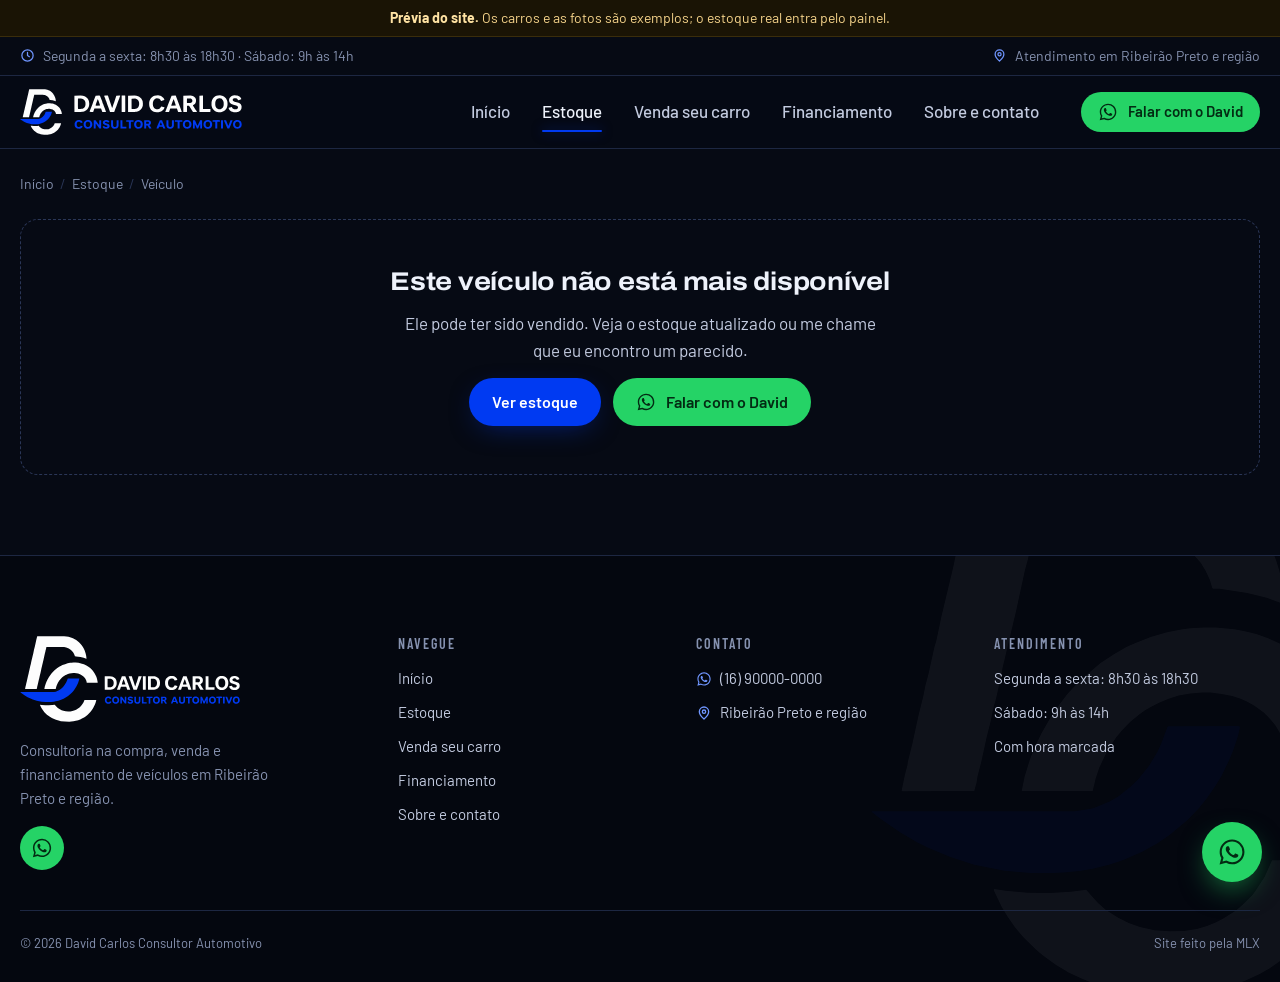
<file: veiculo.html>
<!doctype html>
<html lang="pt-BR">
<head>
<meta charset="utf-8">
<meta name="viewport" content="width=device-width, initial-scale=1, viewport-fit=cover">
<title>Veículo à venda | David Carlos Consultor Automotivo</title>
<meta name="claude:viewport-fit-sides" content="cover">
<meta name="description" content="Detalhes, fotos, ficha técnica e preço do veículo. Fale com o David pelo WhatsApp, agende uma visita ou simule o financiamento.">
<link rel="canonical" href="https://www.seudominio.com.br/veiculo.html">
<meta name="robots" content="index, follow, max-image-preview:large">
<meta name="author" content="David Carlos Consultor Automotivo">
<meta name="theme-color" content="#060a14">
<meta name="color-scheme" content="dark">
<meta name="format-detection" content="telephone=no">
<meta name="geo.region" content="BR-SP">
<meta name="geo.placename" content="Ribeirão Preto">
<meta property="og:type" content="website">
<meta property="og:locale" content="pt_BR">
<meta property="og:site_name" content="David Carlos Consultor Automotivo">
<meta property="og:title" content="Veículo à venda | David Carlos Consultor Automotivo">
<meta property="og:description" content="Detalhes, fotos, ficha técnica e preço do veículo. Fale com o David pelo WhatsApp, agende uma visita ou simule o financiamento.">
<meta property="og:url" content="https://www.seudominio.com.br/veiculo.html">
<meta property="og:image" content="https://www.seudominio.com.br/assets/og-image.jpg">
<meta property="og:image:width" content="1200">
<meta property="og:image:height" content="630">
<meta property="og:image:alt" content="Logo David Carlos Consultor Automotivo">
<meta name="twitter:card" content="summary_large_image">
<meta name="twitter:title" content="Veículo à venda | David Carlos Consultor Automotivo">
<meta name="twitter:description" content="Detalhes, fotos, ficha técnica e preço do veículo. Fale com o David pelo WhatsApp, agende uma visita ou simule o financiamento.">
<meta name="twitter:image" content="https://www.seudominio.com.br/assets/og-image.jpg">
<link rel="icon" href="assets/favicon.png" type="image/png" sizes="64x64">
<link rel="icon" href="assets/favicon-512.png" type="image/png" sizes="512x512">
<link rel="apple-touch-icon" href="assets/apple-touch-icon.png">
<link rel="manifest" href="manifest.webmanifest">
<link rel="preconnect" href="https://fonts.googleapis.com">
<link rel="preconnect" href="https://fonts.gstatic.com" crossorigin>
<link rel="stylesheet" href="https://fonts.googleapis.com/css2?family=Archivo:wdth,wght@100..125,600..900&family=Barlow:wght@400;500;600&family=Barlow+Condensed:wght@600;700&display=swap">
<link rel="stylesheet" href="css/style.css?v=1">
<script>document.documentElement.classList.add('js');</script>

</head>
<body class="page-veiculo">
<a class="skip-link" href="#conteudo">Pular para o conteúdo</a>
<div class="demo-bar" data-demo><div class="container"><strong>Prévia do site.</strong> Os carros e as fotos são exemplos; o estoque real entra pelo painel.</div></div>
<div class="topbar"><div class="container">
<span><svg viewBox="0 0 24 24" fill="none" stroke="currentColor" stroke-width="2" stroke-linecap="round" stroke-linejoin="round" aria-hidden="true"><circle cx="12" cy="12" r="9"/><path d="M12 7v5l3 2"/></svg>Segunda a sexta: 8h30 às 18h30 · Sábado: 9h às 14h</span>
<span><svg viewBox="0 0 24 24" fill="none" stroke="currentColor" stroke-width="2" stroke-linecap="round" stroke-linejoin="round" aria-hidden="true"><path d="M12 21s-7-6.2-7-11a7 7 0 0 1 14 0c0 4.8-7 11-7 11Z"/><circle cx="12" cy="10" r="2.5"/></svg>Atendimento em Ribeirão Preto e região</span>
</div></div>
<header class="site-header">
<div class="container">
<a class="brand" href="index.html" aria-label="David Carlos Consultor Automotivo, página inicial">
<span class="brand-mark"><img src="assets/dc-mark.svg" alt="" width="42" height="46"></span>
<span class="brand-word"><img src="assets/dc-wordmark.svg" alt="" width="168" height="35"></span>
</a>
<nav class="nav" aria-label="Principal"><a href="index.html">Início</a><a href="estoque.html" aria-current="page">Estoque</a><a href="venda-seu-carro.html">Venda seu carro</a><a href="financiamento.html">Financiamento</a><a href="sobre.html">Sobre e contato</a></nav>
<div class="header-actions">
<a class="btn btn--wa btn--sm header-cta" data-whats href="https://wa.me/5516900000000?text=Ol%C3%A1%2C%20David%21%20Vim%20pelo%20site%20e%20quero%20atendimento." target="_blank" rel="noopener"><svg viewBox="0 0 24 24" fill="currentColor" aria-hidden="true"><path d="M12.04 2C6.58 2 2.13 6.45 2.13 11.91c0 1.75.46 3.45 1.32 4.95L2.05 22l5.25-1.38a9.9 9.9 0 0 0 4.74 1.21h.01c5.46 0 9.91-4.45 9.91-9.91 0-2.65-1.03-5.14-2.9-7.01A9.82 9.82 0 0 0 12.04 2Zm.01 18.15h-.01a8.23 8.23 0 0 1-4.19-1.15l-.3-.18-3.12.82.83-3.04-.2-.31a8.2 8.2 0 0 1-1.26-4.38c0-4.54 3.7-8.24 8.25-8.24 2.2 0 4.27.86 5.83 2.42a8.18 8.18 0 0 1 2.41 5.83c0 4.54-3.7 8.23-8.24 8.23Zm4.52-6.16c-.25-.12-1.47-.72-1.69-.81-.23-.08-.39-.12-.56.13-.16.25-.64.81-.79.97-.14.17-.29.19-.54.06-.25-.12-1.05-.39-1.99-1.23-.74-.66-1.23-1.47-1.38-1.72-.14-.25-.02-.38.11-.51.11-.11.25-.29.37-.43.13-.15.17-.25.25-.42.08-.16.04-.31-.02-.43-.06-.12-.56-1.34-.76-1.84-.2-.48-.41-.42-.56-.43h-.48c-.17 0-.43.06-.66.31-.22.25-.86.85-.86 2.07 0 1.22.89 2.4 1.01 2.56.12.17 1.75 2.67 4.23 3.74.59.26 1.05.41 1.41.52.59.19 1.13.16 1.56.1.48-.07 1.47-.6 1.67-1.18.21-.58.21-1.07.14-1.18-.06-.1-.22-.16-.47-.28Z"/></svg><span class="header-cta-text">Falar com o David</span></a>
<button class="icon-btn burger" type="button" aria-label="Abrir menu" aria-expanded="false" aria-controls="mobile-menu"><svg viewBox="0 0 24 24" fill="none" stroke="currentColor" stroke-width="2" stroke-linecap="round" stroke-linejoin="round" aria-hidden="true"><path d="M4 7h16M4 12h16M4 17h10"/></svg></button>
</div>
</div>
<div class="scroll-progress" aria-hidden="true"></div>
</header>
<div class="mobile-menu" id="mobile-menu">
<nav aria-label="Menu"><a href="index.html">Início<svg viewBox="0 0 24 24" fill="none" stroke="currentColor" stroke-width="2" stroke-linecap="round" stroke-linejoin="round" aria-hidden="true"><path d="m9 6 6 6-6 6"/></svg></a><a href="estoque.html" aria-current="page">Estoque<svg viewBox="0 0 24 24" fill="none" stroke="currentColor" stroke-width="2" stroke-linecap="round" stroke-linejoin="round" aria-hidden="true"><path d="m9 6 6 6-6 6"/></svg></a><a href="venda-seu-carro.html">Venda seu carro<svg viewBox="0 0 24 24" fill="none" stroke="currentColor" stroke-width="2" stroke-linecap="round" stroke-linejoin="round" aria-hidden="true"><path d="m9 6 6 6-6 6"/></svg></a><a href="financiamento.html">Financiamento<svg viewBox="0 0 24 24" fill="none" stroke="currentColor" stroke-width="2" stroke-linecap="round" stroke-linejoin="round" aria-hidden="true"><path d="m9 6 6 6-6 6"/></svg></a><a href="sobre.html">Sobre e contato<svg viewBox="0 0 24 24" fill="none" stroke="currentColor" stroke-width="2" stroke-linecap="round" stroke-linejoin="round" aria-hidden="true"><path d="m9 6 6 6-6 6"/></svg></a></nav>
<a class="btn btn--wa btn--lg btn--block" data-whats href="https://wa.me/5516900000000?text=Ol%C3%A1%2C%20David%21%20Vim%20pelo%20site%20e%20quero%20atendimento." target="_blank" rel="noopener"><svg viewBox="0 0 24 24" fill="currentColor" aria-hidden="true"><path d="M12.04 2C6.58 2 2.13 6.45 2.13 11.91c0 1.75.46 3.45 1.32 4.95L2.05 22l5.25-1.38a9.9 9.9 0 0 0 4.74 1.21h.01c5.46 0 9.91-4.45 9.91-9.91 0-2.65-1.03-5.14-2.9-7.01A9.82 9.82 0 0 0 12.04 2Zm.01 18.15h-.01a8.23 8.23 0 0 1-4.19-1.15l-.3-.18-3.12.82.83-3.04-.2-.31a8.2 8.2 0 0 1-1.26-4.38c0-4.54 3.7-8.24 8.25-8.24 2.2 0 4.27.86 5.83 2.42a8.18 8.18 0 0 1 2.41 5.83c0 4.54-3.7 8.23-8.24 8.23Zm4.52-6.16c-.25-.12-1.47-.72-1.69-.81-.23-.08-.39-.12-.56.13-.16.25-.64.81-.79.97-.14.17-.29.19-.54.06-.25-.12-1.05-.39-1.99-1.23-.74-.66-1.23-1.47-1.38-1.72-.14-.25-.02-.38.11-.51.11-.11.25-.29.37-.43.13-.15.17-.25.25-.42.08-.16.04-.31-.02-.43-.06-.12-.56-1.34-.76-1.84-.2-.48-.41-.42-.56-.43h-.48c-.17 0-.43.06-.66.31-.22.25-.86.85-.86 2.07 0 1.22.89 2.4 1.01 2.56.12.17 1.75 2.67 4.23 3.74.59.26 1.05.41 1.41.52.59.19 1.13.16 1.56.1.48-.07 1.47-.6 1.67-1.18.21-.58.21-1.07.14-1.18-.06-.1-.22-.16-.47-.28Z"/></svg>Falar no WhatsApp</a>
<div class="mm-foot"><span>Segunda a sexta: 8h30 às 18h30 · Sábado: 9h às 14h</span><span>Atendimento em Ribeirão Preto e região</span></div>
</div>
<main id="conteudo" class="container vd">
<ol class="crumbs"><li><a href="index.html">Início</a></li><li><a href="estoque.html">Estoque</a></li><li class="crumbs-atual" aria-current="page">Veículo</li></ol>
<div id="veiculo" style="margin-top:16px"><div class="vd-top"><div class="skeleton" style="aspect-ratio:4/3"></div><div class="skeleton"></div></div></div>
</main>
<footer class="site-footer">
<img class="footer-wm" src="assets/dc-mark.svg" alt="" aria-hidden="true" width="560" height="615" loading="lazy">
<div class="container">
<div class="footer-grid">
<div class="footer-brand">
<img src="assets/logo.svg" alt="David Carlos Consultor Automotivo" width="220" height="86" loading="lazy">
<p>Consultoria na compra, venda e financiamento de veículos em Ribeirão Preto e região.</p>
<div class="socials">
<a class="icon-btn" data-instagram href="#" target="_blank" rel="noopener" aria-label="Instagram"><svg viewBox="0 0 24 24" fill="none" stroke="currentColor" stroke-width="2" stroke-linecap="round" stroke-linejoin="round" aria-hidden="true"><rect x="3" y="3" width="18" height="18" rx="5"/><circle cx="12" cy="12" r="4"/><circle cx="17.5" cy="6.5" r=".8" fill="currentColor"/></svg></a>
<a class="icon-btn" data-facebook href="#" target="_blank" rel="noopener" aria-label="Facebook"><svg viewBox="0 0 24 24" fill="none" stroke="currentColor" stroke-width="2" stroke-linecap="round" stroke-linejoin="round" aria-hidden="true"><path d="M15 3h-2.5A4.5 4.5 0 0 0 8 7.5V10H5v4h3v7h4v-7h3l1-4h-4V7.5a.5.5 0 0 1 .5-.5H15V3Z"/></svg></a>
<a class="icon-btn icon-btn--wa" data-whats href="https://wa.me/5516900000000?text=Ol%C3%A1%2C%20David%21%20Vim%20pelo%20site%20e%20quero%20atendimento." target="_blank" rel="noopener" aria-label="WhatsApp"><svg viewBox="0 0 24 24" fill="currentColor" aria-hidden="true"><path d="M12.04 2C6.58 2 2.13 6.45 2.13 11.91c0 1.75.46 3.45 1.32 4.95L2.05 22l5.25-1.38a9.9 9.9 0 0 0 4.74 1.21h.01c5.46 0 9.91-4.45 9.91-9.91 0-2.65-1.03-5.14-2.9-7.01A9.82 9.82 0 0 0 12.04 2Zm.01 18.15h-.01a8.23 8.23 0 0 1-4.19-1.15l-.3-.18-3.12.82.83-3.04-.2-.31a8.2 8.2 0 0 1-1.26-4.38c0-4.54 3.7-8.24 8.25-8.24 2.2 0 4.27.86 5.83 2.42a8.18 8.18 0 0 1 2.41 5.83c0 4.54-3.7 8.23-8.24 8.23Zm4.52-6.16c-.25-.12-1.47-.72-1.69-.81-.23-.08-.39-.12-.56.13-.16.25-.64.81-.79.97-.14.17-.29.19-.54.06-.25-.12-1.05-.39-1.99-1.23-.74-.66-1.23-1.47-1.38-1.72-.14-.25-.02-.38.11-.51.11-.11.25-.29.37-.43.13-.15.17-.25.25-.42.08-.16.04-.31-.02-.43-.06-.12-.56-1.34-.76-1.84-.2-.48-.41-.42-.56-.43h-.48c-.17 0-.43.06-.66.31-.22.25-.86.85-.86 2.07 0 1.22.89 2.4 1.01 2.56.12.17 1.75 2.67 4.23 3.74.59.26 1.05.41 1.41.52.59.19 1.13.16 1.56.1.48-.07 1.47-.6 1.67-1.18.21-.58.21-1.07.14-1.18-.06-.1-.22-.16-.47-.28Z"/></svg></a>
</div>
</div>
<div class="footer-col"><h3>Navegue</h3><ul><li><a href="index.html">Início</a></li><li><a href="estoque.html">Estoque</a></li><li><a href="venda-seu-carro.html">Venda seu carro</a></li><li><a href="financiamento.html">Financiamento</a></li><li><a href="sobre.html">Sobre e contato</a></li></ul></div>
<div class="footer-col"><h3>Contato</h3><ul>
<li><a data-whats href="https://wa.me/5516900000000?text=Ol%C3%A1%2C%20David%21%20Vim%20pelo%20site%20e%20quero%20atendimento." target="_blank" rel="noopener"><svg viewBox="0 0 24 24" fill="currentColor" aria-hidden="true"><path d="M12.04 2C6.58 2 2.13 6.45 2.13 11.91c0 1.75.46 3.45 1.32 4.95L2.05 22l5.25-1.38a9.9 9.9 0 0 0 4.74 1.21h.01c5.46 0 9.91-4.45 9.91-9.91 0-2.65-1.03-5.14-2.9-7.01A9.82 9.82 0 0 0 12.04 2Zm.01 18.15h-.01a8.23 8.23 0 0 1-4.19-1.15l-.3-.18-3.12.82.83-3.04-.2-.31a8.2 8.2 0 0 1-1.26-4.38c0-4.54 3.7-8.24 8.25-8.24 2.2 0 4.27.86 5.83 2.42a8.18 8.18 0 0 1 2.41 5.83c0 4.54-3.7 8.23-8.24 8.23Zm4.52-6.16c-.25-.12-1.47-.72-1.69-.81-.23-.08-.39-.12-.56.13-.16.25-.64.81-.79.97-.14.17-.29.19-.54.06-.25-.12-1.05-.39-1.99-1.23-.74-.66-1.23-1.47-1.38-1.72-.14-.25-.02-.38.11-.51.11-.11.25-.29.37-.43.13-.15.17-.25.25-.42.08-.16.04-.31-.02-.43-.06-.12-.56-1.34-.76-1.84-.2-.48-.41-.42-.56-.43h-.48c-.17 0-.43.06-.66.31-.22.25-.86.85-.86 2.07 0 1.22.89 2.4 1.01 2.56.12.17 1.75 2.67 4.23 3.74.59.26 1.05.41 1.41.52.59.19 1.13.16 1.56.1.48-.07 1.47-.6 1.67-1.18.21-.58.21-1.07.14-1.18-.06-.1-.22-.16-.47-.28Z"/></svg><span data-tel-texto>(16) 90000-0000</span></a></li>
<li><a data-email href="#"><svg viewBox="0 0 24 24" fill="none" stroke="currentColor" stroke-width="2" stroke-linecap="round" stroke-linejoin="round" aria-hidden="true"><rect x="3" y="5" width="18" height="14" rx="2"/><path d="m3 7 9 6 9-6"/></svg><span data-email-texto></span></a></li>
<li><a data-instagram href="#" target="_blank" rel="noopener"><svg viewBox="0 0 24 24" fill="none" stroke="currentColor" stroke-width="2" stroke-linecap="round" stroke-linejoin="round" aria-hidden="true"><rect x="3" y="3" width="18" height="18" rx="5"/><circle cx="12" cy="12" r="4"/><circle cx="17.5" cy="6.5" r=".8" fill="currentColor"/></svg><span data-instagram-texto></span></a></li>
<li><svg viewBox="0 0 24 24" fill="none" stroke="currentColor" stroke-width="2" stroke-linecap="round" stroke-linejoin="round" aria-hidden="true"><path d="M12 21s-7-6.2-7-11a7 7 0 0 1 14 0c0 4.8-7 11-7 11Z"/><circle cx="12" cy="10" r="2.5"/></svg>Ribeirão Preto e região</li>
</ul></div>
<div class="footer-col"><h3>Atendimento</h3><ul><li>Segunda a sexta: 8h30 às 18h30</li><li>Sábado: 9h às 14h</li><li>Com hora marcada</li></ul></div>
</div>
<div class="footer-bottom">
<span>© <span data-ano>2026</span> David Carlos Consultor Automotivo</span>
<span data-cnpj></span>
<span>Site feito pela <a href="https://mlxmind.com.br" target="_blank" rel="noopener">MLX</a></span>
</div>
</div>
</footer>
<a class="wa-float" data-whats href="https://wa.me/5516900000000?text=Ol%C3%A1%2C%20David%21%20Vim%20pelo%20site%20e%20quero%20atendimento." target="_blank" rel="noopener" aria-label="Conversar no WhatsApp"><svg viewBox="0 0 24 24" fill="currentColor" aria-hidden="true"><path d="M12.04 2C6.58 2 2.13 6.45 2.13 11.91c0 1.75.46 3.45 1.32 4.95L2.05 22l5.25-1.38a9.9 9.9 0 0 0 4.74 1.21h.01c5.46 0 9.91-4.45 9.91-9.91 0-2.65-1.03-5.14-2.9-7.01A9.82 9.82 0 0 0 12.04 2Zm.01 18.15h-.01a8.23 8.23 0 0 1-4.19-1.15l-.3-.18-3.12.82.83-3.04-.2-.31a8.2 8.2 0 0 1-1.26-4.38c0-4.54 3.7-8.24 8.25-8.24 2.2 0 4.27.86 5.83 2.42a8.18 8.18 0 0 1 2.41 5.83c0 4.54-3.7 8.23-8.24 8.23Zm4.52-6.16c-.25-.12-1.47-.72-1.69-.81-.23-.08-.39-.12-.56.13-.16.25-.64.81-.79.97-.14.17-.29.19-.54.06-.25-.12-1.05-.39-1.99-1.23-.74-.66-1.23-1.47-1.38-1.72-.14-.25-.02-.38.11-.51.11-.11.25-.29.37-.43.13-.15.17-.25.25-.42.08-.16.04-.31-.02-.43-.06-.12-.56-1.34-.76-1.84-.2-.48-.41-.42-.56-.43h-.48c-.17 0-.43.06-.66.31-.22.25-.86.85-.86 2.07 0 1.22.89 2.4 1.01 2.56.12.17 1.75 2.67 4.23 3.74.59.26 1.05.41 1.41.52.59.19 1.13.16 1.56.1.48-.07 1.47-.6 1.67-1.18.21-.58.21-1.07.14-1.18-.06-.1-.22-.16-.47-.28Z"/></svg></a>
<script src="js/config.js?v=1"></script>
<script src="js/dados.js?v=1"></script>
<script src="js/api.js?v=1"></script>
<script src="js/app.js?v=1"></script>
<script src="js/paginas/veiculo.js?v=1"></script>
</body>
</html>
</file>
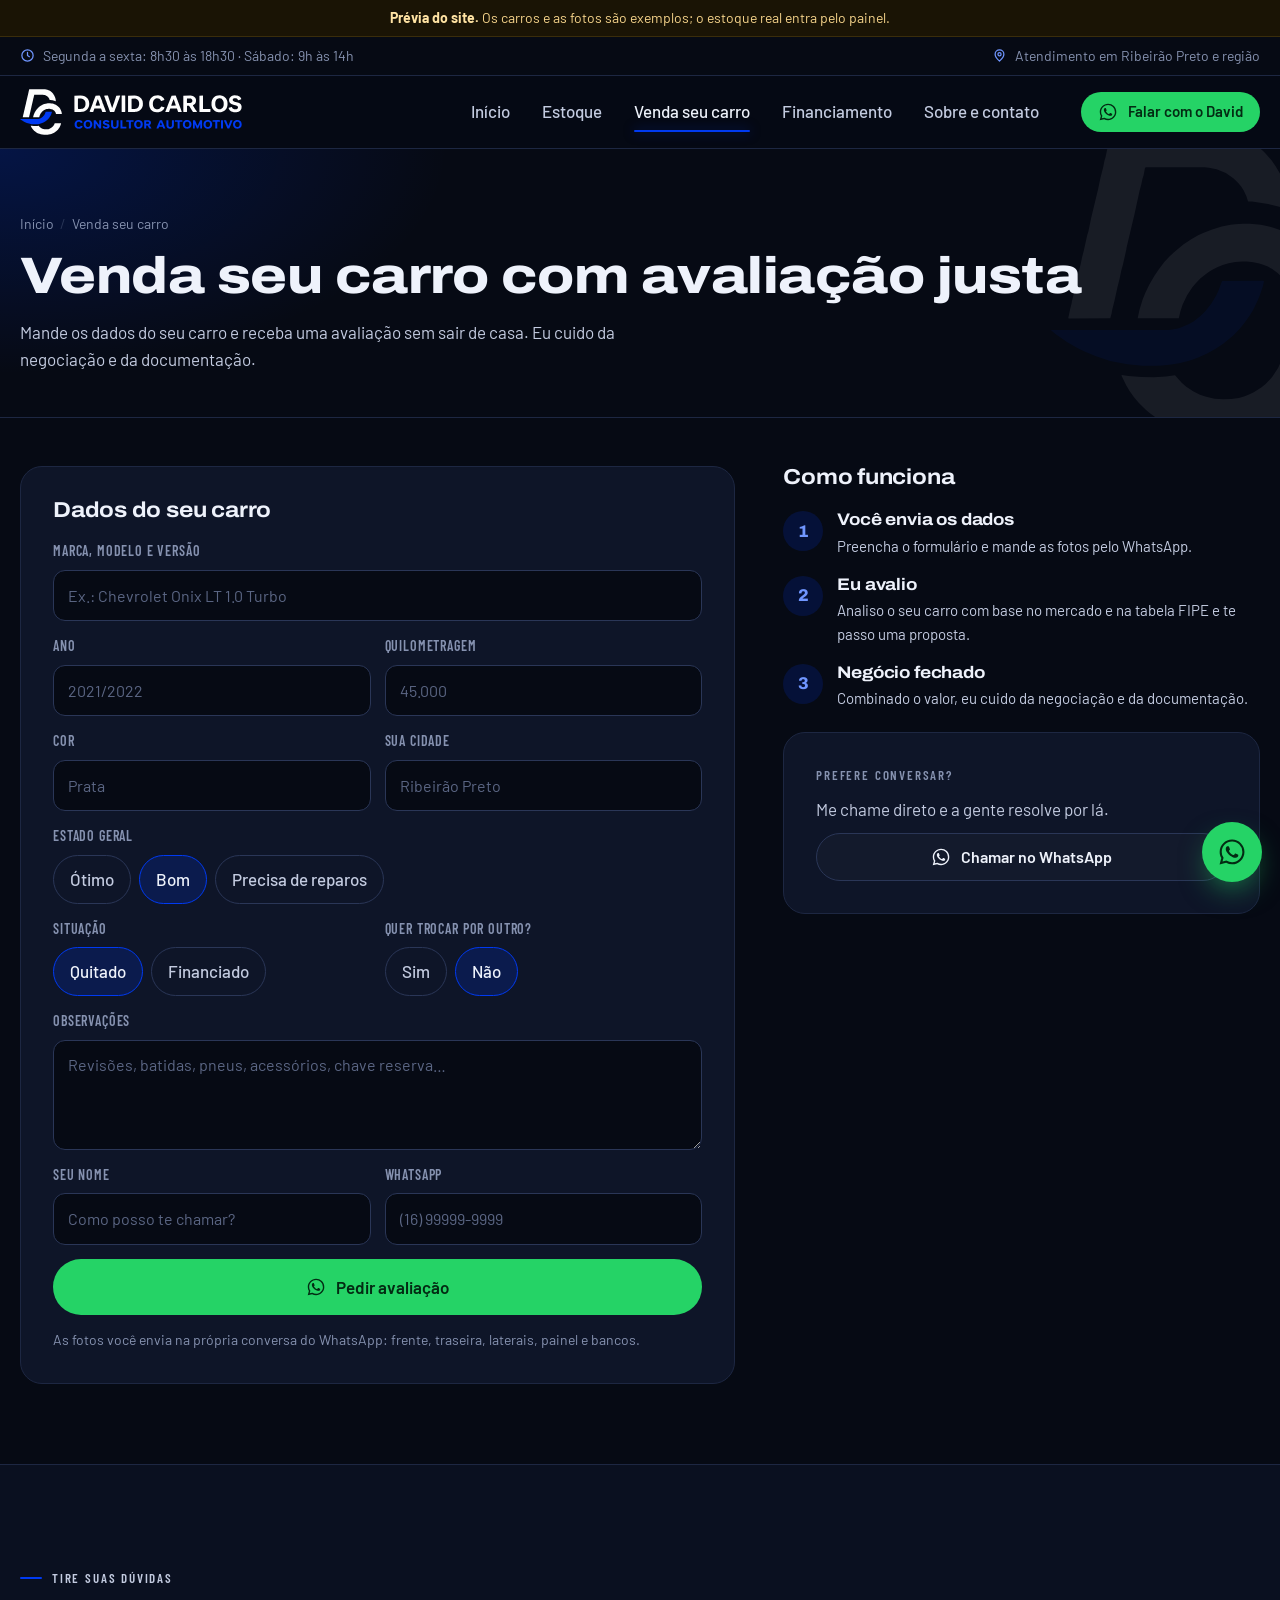
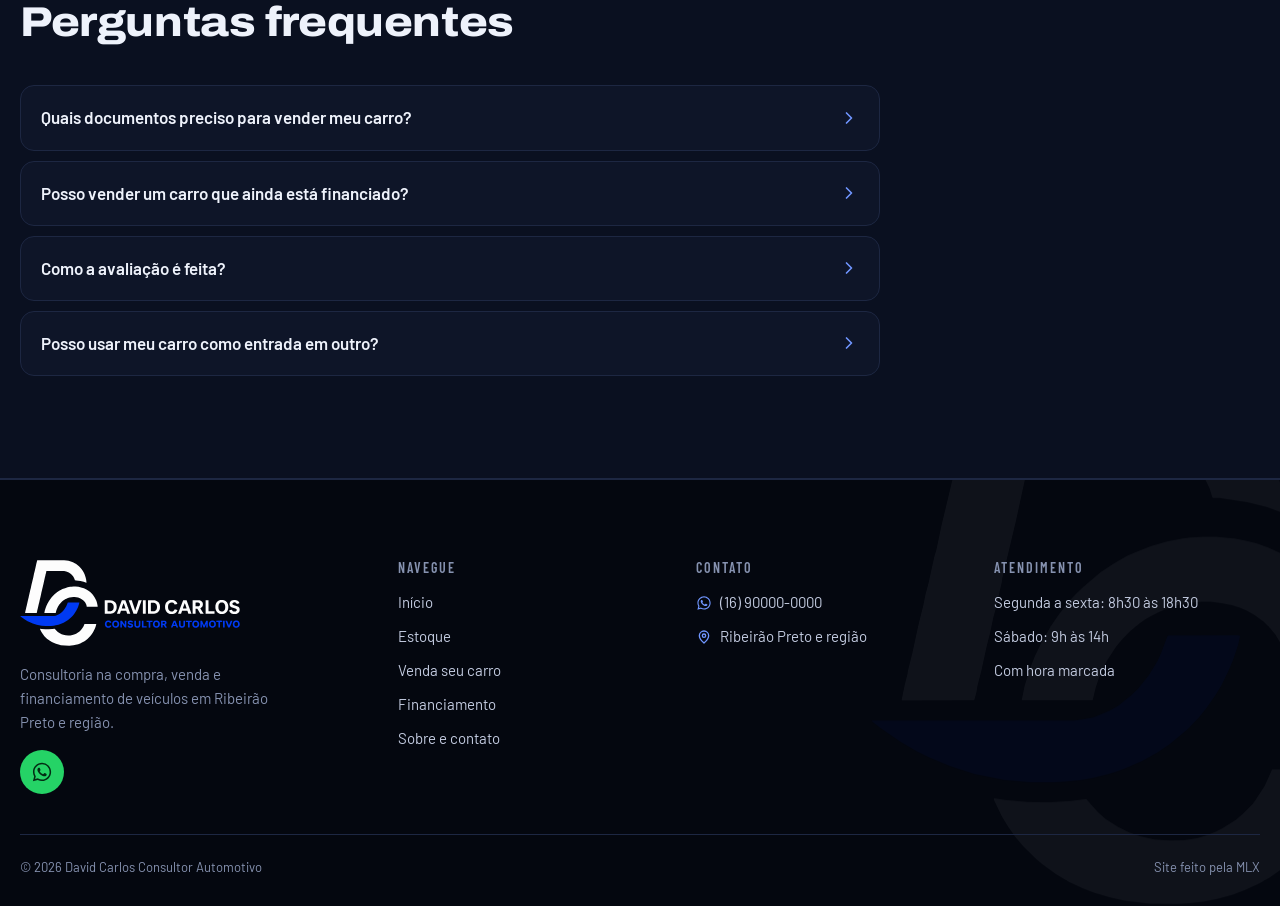
<file: venda-seu-carro.html>
<!doctype html>
<html lang="pt-BR">
<head>
<meta charset="utf-8">
<meta name="viewport" content="width=device-width, initial-scale=1, viewport-fit=cover">
<title>Venda seu carro em Ribeirão Preto com avaliação justa | David Carlos</title>
<meta name="claude:viewport-fit-sides" content="cover">
<meta name="description" content="Quer vender seu carro em Ribeirão Preto? Envie os dados e receba uma avaliação justa, sem sair de casa. Aceito seu carro na troca e cuido da documentação.">
<link rel="canonical" href="https://www.seudominio.com.br/venda-seu-carro.html">
<meta name="robots" content="index, follow, max-image-preview:large">
<meta name="author" content="David Carlos Consultor Automotivo">
<meta name="theme-color" content="#060a14">
<meta name="color-scheme" content="dark">
<meta name="format-detection" content="telephone=no">
<meta name="geo.region" content="BR-SP">
<meta name="geo.placename" content="Ribeirão Preto">
<meta property="og:type" content="website">
<meta property="og:locale" content="pt_BR">
<meta property="og:site_name" content="David Carlos Consultor Automotivo">
<meta property="og:title" content="Venda seu carro em Ribeirão Preto com avaliação justa | David Carlos">
<meta property="og:description" content="Quer vender seu carro em Ribeirão Preto? Envie os dados e receba uma avaliação justa, sem sair de casa. Aceito seu carro na troca e cuido da documentação.">
<meta property="og:url" content="https://www.seudominio.com.br/venda-seu-carro.html">
<meta property="og:image" content="https://www.seudominio.com.br/assets/og-image.jpg">
<meta property="og:image:width" content="1200">
<meta property="og:image:height" content="630">
<meta property="og:image:alt" content="Logo David Carlos Consultor Automotivo">
<meta name="twitter:card" content="summary_large_image">
<meta name="twitter:title" content="Venda seu carro em Ribeirão Preto com avaliação justa | David Carlos">
<meta name="twitter:description" content="Quer vender seu carro em Ribeirão Preto? Envie os dados e receba uma avaliação justa, sem sair de casa. Aceito seu carro na troca e cuido da documentação.">
<meta name="twitter:image" content="https://www.seudominio.com.br/assets/og-image.jpg">
<link rel="icon" href="assets/favicon.png" type="image/png" sizes="64x64">
<link rel="icon" href="assets/favicon-512.png" type="image/png" sizes="512x512">
<link rel="apple-touch-icon" href="assets/apple-touch-icon.png">
<link rel="manifest" href="manifest.webmanifest">
<link rel="preconnect" href="https://fonts.googleapis.com">
<link rel="preconnect" href="https://fonts.gstatic.com" crossorigin>
<link rel="stylesheet" href="https://fonts.googleapis.com/css2?family=Archivo:wdth,wght@100..125,600..900&family=Barlow:wght@400;500;600&family=Barlow+Condensed:wght@600;700&display=swap">
<link rel="stylesheet" href="css/style.css?v=1">
<script>document.documentElement.classList.add('js');</script>
<script type="application/ld+json">{"@context":"https://schema.org","@type":"BreadcrumbList","itemListElement":[{"@type":"ListItem","position":1,"name":"Início","item":"https://www.seudominio.com.br/"},{"@type":"ListItem","position":2,"name":"Venda seu carro","item":"https://www.seudominio.com.br/venda-seu-carro.html"}]}</script>
<script type="application/ld+json">{"@context":"https://schema.org","@type":"FAQPage","mainEntity":[{"@type":"Question","name":"Quais documentos preciso para vender meu carro?","acceptedAnswer":{"@type":"Answer","text":"O documento do carro (CRLV) em dia, um documento com foto do proprietário e, se o carro já foi financiado, o comprovante de quitação. Manual e chave reserva ajudam a valorizar."}},{"@type":"Question","name":"Posso vender um carro que ainda está financiado?","acceptedAnswer":{"@type":"Answer","text":"Pode. O valor da venda quita o saldo devedor e a diferença fica com você. Eu te ajudo a organizar esse processo com a financeira."}},{"@type":"Question","name":"Como a avaliação é feita?","acceptedAnswer":{"@type":"Answer","text":"Considero modelo, versão, ano, quilometragem, estado de conservação, histórico de manutenção e os preços praticados no mercado e na tabela FIPE."}},{"@type":"Question","name":"Posso usar meu carro como entrada em outro?","acceptedAnswer":{"@type":"Answer","text":"Sim. Seu carro pode entrar como parte do pagamento de um veículo do estoque ou de um carro que eu encontrar pra você."}}]}</script>
</head>
<body class="page-venda">
<a class="skip-link" href="#conteudo">Pular para o conteúdo</a>
<div class="demo-bar" data-demo><div class="container"><strong>Prévia do site.</strong> Os carros e as fotos são exemplos; o estoque real entra pelo painel.</div></div>
<div class="topbar"><div class="container">
<span><svg viewBox="0 0 24 24" fill="none" stroke="currentColor" stroke-width="2" stroke-linecap="round" stroke-linejoin="round" aria-hidden="true"><circle cx="12" cy="12" r="9"/><path d="M12 7v5l3 2"/></svg>Segunda a sexta: 8h30 às 18h30 · Sábado: 9h às 14h</span>
<span><svg viewBox="0 0 24 24" fill="none" stroke="currentColor" stroke-width="2" stroke-linecap="round" stroke-linejoin="round" aria-hidden="true"><path d="M12 21s-7-6.2-7-11a7 7 0 0 1 14 0c0 4.8-7 11-7 11Z"/><circle cx="12" cy="10" r="2.5"/></svg>Atendimento em Ribeirão Preto e região</span>
</div></div>
<header class="site-header">
<div class="container">
<a class="brand" href="index.html" aria-label="David Carlos Consultor Automotivo, página inicial">
<span class="brand-mark"><img src="assets/dc-mark.svg" alt="" width="42" height="46"></span>
<span class="brand-word"><img src="assets/dc-wordmark.svg" alt="" width="168" height="35"></span>
</a>
<nav class="nav" aria-label="Principal"><a href="index.html">Início</a><a href="estoque.html">Estoque</a><a href="venda-seu-carro.html" aria-current="page">Venda seu carro</a><a href="financiamento.html">Financiamento</a><a href="sobre.html">Sobre e contato</a></nav>
<div class="header-actions">
<a class="btn btn--wa btn--sm header-cta" data-whats href="https://wa.me/5516900000000?text=Ol%C3%A1%2C%20David%21%20Vim%20pelo%20site%20e%20quero%20atendimento." target="_blank" rel="noopener"><svg viewBox="0 0 24 24" fill="currentColor" aria-hidden="true"><path d="M12.04 2C6.58 2 2.13 6.45 2.13 11.91c0 1.75.46 3.45 1.32 4.95L2.05 22l5.25-1.38a9.9 9.9 0 0 0 4.74 1.21h.01c5.46 0 9.91-4.45 9.91-9.91 0-2.65-1.03-5.14-2.9-7.01A9.82 9.82 0 0 0 12.04 2Zm.01 18.15h-.01a8.23 8.23 0 0 1-4.19-1.15l-.3-.18-3.12.82.83-3.04-.2-.31a8.2 8.2 0 0 1-1.26-4.38c0-4.54 3.7-8.24 8.25-8.24 2.2 0 4.27.86 5.83 2.42a8.18 8.18 0 0 1 2.41 5.83c0 4.54-3.7 8.23-8.24 8.23Zm4.52-6.16c-.25-.12-1.47-.72-1.69-.81-.23-.08-.39-.12-.56.13-.16.25-.64.81-.79.97-.14.17-.29.19-.54.06-.25-.12-1.05-.39-1.99-1.23-.74-.66-1.23-1.47-1.38-1.72-.14-.25-.02-.38.11-.51.11-.11.25-.29.37-.43.13-.15.17-.25.25-.42.08-.16.04-.31-.02-.43-.06-.12-.56-1.34-.76-1.84-.2-.48-.41-.42-.56-.43h-.48c-.17 0-.43.06-.66.31-.22.25-.86.85-.86 2.07 0 1.22.89 2.4 1.01 2.56.12.17 1.75 2.67 4.23 3.74.59.26 1.05.41 1.41.52.59.19 1.13.16 1.56.1.48-.07 1.47-.6 1.67-1.18.21-.58.21-1.07.14-1.18-.06-.1-.22-.16-.47-.28Z"/></svg><span class="header-cta-text">Falar com o David</span></a>
<button class="icon-btn burger" type="button" aria-label="Abrir menu" aria-expanded="false" aria-controls="mobile-menu"><svg viewBox="0 0 24 24" fill="none" stroke="currentColor" stroke-width="2" stroke-linecap="round" stroke-linejoin="round" aria-hidden="true"><path d="M4 7h16M4 12h16M4 17h10"/></svg></button>
</div>
</div>
<div class="scroll-progress" aria-hidden="true"></div>
</header>
<div class="mobile-menu" id="mobile-menu">
<nav aria-label="Menu"><a href="index.html">Início<svg viewBox="0 0 24 24" fill="none" stroke="currentColor" stroke-width="2" stroke-linecap="round" stroke-linejoin="round" aria-hidden="true"><path d="m9 6 6 6-6 6"/></svg></a><a href="estoque.html">Estoque<svg viewBox="0 0 24 24" fill="none" stroke="currentColor" stroke-width="2" stroke-linecap="round" stroke-linejoin="round" aria-hidden="true"><path d="m9 6 6 6-6 6"/></svg></a><a href="venda-seu-carro.html" aria-current="page">Venda seu carro<svg viewBox="0 0 24 24" fill="none" stroke="currentColor" stroke-width="2" stroke-linecap="round" stroke-linejoin="round" aria-hidden="true"><path d="m9 6 6 6-6 6"/></svg></a><a href="financiamento.html">Financiamento<svg viewBox="0 0 24 24" fill="none" stroke="currentColor" stroke-width="2" stroke-linecap="round" stroke-linejoin="round" aria-hidden="true"><path d="m9 6 6 6-6 6"/></svg></a><a href="sobre.html">Sobre e contato<svg viewBox="0 0 24 24" fill="none" stroke="currentColor" stroke-width="2" stroke-linecap="round" stroke-linejoin="round" aria-hidden="true"><path d="m9 6 6 6-6 6"/></svg></a></nav>
<a class="btn btn--wa btn--lg btn--block" data-whats href="https://wa.me/5516900000000?text=Ol%C3%A1%2C%20David%21%20Vim%20pelo%20site%20e%20quero%20atendimento." target="_blank" rel="noopener"><svg viewBox="0 0 24 24" fill="currentColor" aria-hidden="true"><path d="M12.04 2C6.58 2 2.13 6.45 2.13 11.91c0 1.75.46 3.45 1.32 4.95L2.05 22l5.25-1.38a9.9 9.9 0 0 0 4.74 1.21h.01c5.46 0 9.91-4.45 9.91-9.91 0-2.65-1.03-5.14-2.9-7.01A9.82 9.82 0 0 0 12.04 2Zm.01 18.15h-.01a8.23 8.23 0 0 1-4.19-1.15l-.3-.18-3.12.82.83-3.04-.2-.31a8.2 8.2 0 0 1-1.26-4.38c0-4.54 3.7-8.24 8.25-8.24 2.2 0 4.27.86 5.83 2.42a8.18 8.18 0 0 1 2.41 5.83c0 4.54-3.7 8.23-8.24 8.23Zm4.52-6.16c-.25-.12-1.47-.72-1.69-.81-.23-.08-.39-.12-.56.13-.16.25-.64.81-.79.97-.14.17-.29.19-.54.06-.25-.12-1.05-.39-1.99-1.23-.74-.66-1.23-1.47-1.38-1.72-.14-.25-.02-.38.11-.51.11-.11.25-.29.37-.43.13-.15.17-.25.25-.42.08-.16.04-.31-.02-.43-.06-.12-.56-1.34-.76-1.84-.2-.48-.41-.42-.56-.43h-.48c-.17 0-.43.06-.66.31-.22.25-.86.85-.86 2.07 0 1.22.89 2.4 1.01 2.56.12.17 1.75 2.67 4.23 3.74.59.26 1.05.41 1.41.52.59.19 1.13.16 1.56.1.48-.07 1.47-.6 1.67-1.18.21-.58.21-1.07.14-1.18-.06-.1-.22-.16-.47-.28Z"/></svg>Falar no WhatsApp</a>
<div class="mm-foot"><span>Segunda a sexta: 8h30 às 18h30 · Sábado: 9h às 14h</span><span>Atendimento em Ribeirão Preto e região</span></div>
</div>
<main id="conteudo">
<section class="page-hero">
<img class="wm" src="assets/dc-mark.svg" alt="" aria-hidden="true" width="300" height="330">
<div class="container">
<ol class="crumbs"><li><a href="index.html">Início</a></li><li aria-current="page">Venda seu carro</li></ol>
<h1>Venda seu carro com avaliação justa</h1>
<p>Mande os dados do seu carro e receba uma avaliação sem sair de casa. Eu cuido da negociação e da documentação.</p>
</div>
</section>
<div class="container form-layout">
<section class="panel" aria-labelledby="t-form">
<h2 id="t-form" class="panel-title">Dados do seu carro</h2>
<form id="form-venda" class="form-grid" novalidate>
<div class="field span-2"><label for="vd-veiculo">Marca, modelo e versão</label><input id="vd-veiculo" name="veiculo" type="text" placeholder="Ex.: Chevrolet Onix LT 1.0 Turbo" required></div>
<div class="field "><label for="vd-ano">Ano</label><input id="vd-ano" name="ano" type="text" placeholder="2021/2022" required inputmode="numeric" maxlength="9"></div>
<div class="field "><label for="vd-km">Quilometragem</label><input id="vd-km" name="km" type="text" placeholder="45.000" required inputmode="numeric"></div>
<div class="field "><label for="vd-cor">Cor</label><input id="vd-cor" name="cor" type="text" placeholder="Prata" ></div>
<div class="field "><label for="vd-cidade">Sua cidade</label><input id="vd-cidade" name="cidade" type="text" placeholder="Ribeirão Preto" autocomplete="address-level2"></div>
<div class="field span-2"><span>Estado geral</span><div class="radio-row"><label><input type="radio" name="estado" value="Ótimo"><span>Ótimo</span></label><label><input type="radio" name="estado" value="Bom" checked><span>Bom</span></label><label><input type="radio" name="estado" value="Precisa de reparos"><span>Precisa de reparos</span></label></div></div>
<div class="field"><span>Situação</span><div class="radio-row"><label><input type="radio" name="situacao" value="Quitado" checked><span>Quitado</span></label><label><input type="radio" name="situacao" value="Financiado"><span>Financiado</span></label></div></div>
<div class="field"><span>Quer trocar por outro?</span><div class="radio-row"><label><input type="radio" name="troca" value="Sim"><span>Sim</span></label><label><input type="radio" name="troca" value="Não" checked><span>Não</span></label></div></div>
<div class="field span-2"><label for="vd-obs">Observações</label><textarea id="vd-obs" name="obs" placeholder="Revisões, batidas, pneus, acessórios, chave reserva…"></textarea></div>
<div class="field "><label for="vd-nome">Seu nome</label><input id="vd-nome" name="nome" type="text" placeholder="Como posso te chamar?" required autocomplete="name"></div>
<div class="field "><label for="vd-tel">WhatsApp</label><input id="vd-tel" name="telefone" type="tel" placeholder="(16) 99999-9999" required autocomplete="tel" inputmode="tel" pattern=".{14,15}" title="Digite o DDD e o número"></div>
<button class="btn btn--wa btn--lg btn--block span-2" type="submit"><svg viewBox="0 0 24 24" fill="currentColor" aria-hidden="true"><path d="M12.04 2C6.58 2 2.13 6.45 2.13 11.91c0 1.75.46 3.45 1.32 4.95L2.05 22l5.25-1.38a9.9 9.9 0 0 0 4.74 1.21h.01c5.46 0 9.91-4.45 9.91-9.91 0-2.65-1.03-5.14-2.9-7.01A9.82 9.82 0 0 0 12.04 2Zm.01 18.15h-.01a8.23 8.23 0 0 1-4.19-1.15l-.3-.18-3.12.82.83-3.04-.2-.31a8.2 8.2 0 0 1-1.26-4.38c0-4.54 3.7-8.24 8.25-8.24 2.2 0 4.27.86 5.83 2.42a8.18 8.18 0 0 1 2.41 5.83c0 4.54-3.7 8.23-8.24 8.23Zm4.52-6.16c-.25-.12-1.47-.72-1.69-.81-.23-.08-.39-.12-.56.13-.16.25-.64.81-.79.97-.14.17-.29.19-.54.06-.25-.12-1.05-.39-1.99-1.23-.74-.66-1.23-1.47-1.38-1.72-.14-.25-.02-.38.11-.51.11-.11.25-.29.37-.43.13-.15.17-.25.25-.42.08-.16.04-.31-.02-.43-.06-.12-.56-1.34-.76-1.84-.2-.48-.41-.42-.56-.43h-.48c-.17 0-.43.06-.66.31-.22.25-.86.85-.86 2.07 0 1.22.89 2.4 1.01 2.56.12.17 1.75 2.67 4.23 3.74.59.26 1.05.41 1.41.52.59.19 1.13.16 1.56.1.48-.07 1.47-.6 1.67-1.18.21-.58.21-1.07.14-1.18-.06-.1-.22-.16-.47-.28Z"/></svg>Pedir avaliação</button>
<p class="form-note span-2">As fotos você envia na própria conversa do WhatsApp: frente, traseira, laterais, painel e bancos.</p>
</form>
</section>
<aside class="aside-steps-wrap">
<h2 class="aside-title">Como funciona</h2>
<ol class="aside-steps">
<li><span class="n">1</span><div><h3>Você envia os dados</h3><p>Preencha o formulário e mande as fotos pelo WhatsApp.</p></div></li>
<li><span class="n">2</span><div><h3>Eu avalio</h3><p>Analiso o seu carro com base no mercado e na tabela FIPE e te passo uma proposta.</p></div></li>
<li><span class="n">3</span><div><h3>Negócio fechado</h3><p>Combinado o valor, eu cuido da negociação e da documentação.</p></div></li>
</ol>
<div class="panel aside-cta"><p class="label">Prefere conversar?</p><p>Me chame direto e a gente resolve por lá.</p>
<a class="btn btn--ghost btn--block" data-whats="Olá, David! Quero vender meu carro." href="https://wa.me/5516900000000?text=Ol%C3%A1%2C%20David%21%20Quero%20vender%20meu%20carro." target="_blank" rel="noopener"><svg viewBox="0 0 24 24" fill="currentColor" aria-hidden="true"><path d="M12.04 2C6.58 2 2.13 6.45 2.13 11.91c0 1.75.46 3.45 1.32 4.95L2.05 22l5.25-1.38a9.9 9.9 0 0 0 4.74 1.21h.01c5.46 0 9.91-4.45 9.91-9.91 0-2.65-1.03-5.14-2.9-7.01A9.82 9.82 0 0 0 12.04 2Zm.01 18.15h-.01a8.23 8.23 0 0 1-4.19-1.15l-.3-.18-3.12.82.83-3.04-.2-.31a8.2 8.2 0 0 1-1.26-4.38c0-4.54 3.7-8.24 8.25-8.24 2.2 0 4.27.86 5.83 2.42a8.18 8.18 0 0 1 2.41 5.83c0 4.54-3.7 8.23-8.24 8.23Zm4.52-6.16c-.25-.12-1.47-.72-1.69-.81-.23-.08-.39-.12-.56.13-.16.25-.64.81-.79.97-.14.17-.29.19-.54.06-.25-.12-1.05-.39-1.99-1.23-.74-.66-1.23-1.47-1.38-1.72-.14-.25-.02-.38.11-.51.11-.11.25-.29.37-.43.13-.15.17-.25.25-.42.08-.16.04-.31-.02-.43-.06-.12-.56-1.34-.76-1.84-.2-.48-.41-.42-.56-.43h-.48c-.17 0-.43.06-.66.31-.22.25-.86.85-.86 2.07 0 1.22.89 2.4 1.01 2.56.12.17 1.75 2.67 4.23 3.74.59.26 1.05.41 1.41.52.59.19 1.13.16 1.56.1.48-.07 1.47-.6 1.67-1.18.21-.58.21-1.07.14-1.18-.06-.1-.22-.16-.47-.28Z"/></svg>Chamar no WhatsApp</a></div>
</aside>
</div>
<section class="section section--band" aria-labelledby="faq-t"><div class="container faq">
<div class="section-head"><div><p class="eyebrow">Tire suas dúvidas</p><h2 id="faq-t">Perguntas frequentes</h2></div></div>
<div class="faq-list"><details class="faq-item reveal"><summary>Quais documentos preciso para vender meu carro?<svg viewBox="0 0 24 24" fill="none" stroke="currentColor" stroke-width="2" stroke-linecap="round" stroke-linejoin="round" aria-hidden="true"><path d="m9 6 6 6-6 6"/></svg></summary><p>O documento do carro (CRLV) em dia, um documento com foto do proprietário e, se o carro já foi financiado, o comprovante de quitação. Manual e chave reserva ajudam a valorizar.</p></details><details class="faq-item reveal"><summary>Posso vender um carro que ainda está financiado?<svg viewBox="0 0 24 24" fill="none" stroke="currentColor" stroke-width="2" stroke-linecap="round" stroke-linejoin="round" aria-hidden="true"><path d="m9 6 6 6-6 6"/></svg></summary><p>Pode. O valor da venda quita o saldo devedor e a diferença fica com você. Eu te ajudo a organizar esse processo com a financeira.</p></details><details class="faq-item reveal"><summary>Como a avaliação é feita?<svg viewBox="0 0 24 24" fill="none" stroke="currentColor" stroke-width="2" stroke-linecap="round" stroke-linejoin="round" aria-hidden="true"><path d="m9 6 6 6-6 6"/></svg></summary><p>Considero modelo, versão, ano, quilometragem, estado de conservação, histórico de manutenção e os preços praticados no mercado e na tabela FIPE.</p></details><details class="faq-item reveal"><summary>Posso usar meu carro como entrada em outro?<svg viewBox="0 0 24 24" fill="none" stroke="currentColor" stroke-width="2" stroke-linecap="round" stroke-linejoin="round" aria-hidden="true"><path d="m9 6 6 6-6 6"/></svg></summary><p>Sim. Seu carro pode entrar como parte do pagamento de um veículo do estoque ou de um carro que eu encontrar pra você.</p></details></div></div></section>
</main>
<footer class="site-footer">
<img class="footer-wm" src="assets/dc-mark.svg" alt="" aria-hidden="true" width="560" height="615" loading="lazy">
<div class="container">
<div class="footer-grid">
<div class="footer-brand">
<img src="assets/logo.svg" alt="David Carlos Consultor Automotivo" width="220" height="86" loading="lazy">
<p>Consultoria na compra, venda e financiamento de veículos em Ribeirão Preto e região.</p>
<div class="socials">
<a class="icon-btn" data-instagram href="#" target="_blank" rel="noopener" aria-label="Instagram"><svg viewBox="0 0 24 24" fill="none" stroke="currentColor" stroke-width="2" stroke-linecap="round" stroke-linejoin="round" aria-hidden="true"><rect x="3" y="3" width="18" height="18" rx="5"/><circle cx="12" cy="12" r="4"/><circle cx="17.5" cy="6.5" r=".8" fill="currentColor"/></svg></a>
<a class="icon-btn" data-facebook href="#" target="_blank" rel="noopener" aria-label="Facebook"><svg viewBox="0 0 24 24" fill="none" stroke="currentColor" stroke-width="2" stroke-linecap="round" stroke-linejoin="round" aria-hidden="true"><path d="M15 3h-2.5A4.5 4.5 0 0 0 8 7.5V10H5v4h3v7h4v-7h3l1-4h-4V7.5a.5.5 0 0 1 .5-.5H15V3Z"/></svg></a>
<a class="icon-btn icon-btn--wa" data-whats href="https://wa.me/5516900000000?text=Ol%C3%A1%2C%20David%21%20Vim%20pelo%20site%20e%20quero%20atendimento." target="_blank" rel="noopener" aria-label="WhatsApp"><svg viewBox="0 0 24 24" fill="currentColor" aria-hidden="true"><path d="M12.04 2C6.58 2 2.13 6.45 2.13 11.91c0 1.75.46 3.45 1.32 4.95L2.05 22l5.25-1.38a9.9 9.9 0 0 0 4.74 1.21h.01c5.46 0 9.91-4.45 9.91-9.91 0-2.65-1.03-5.14-2.9-7.01A9.82 9.82 0 0 0 12.04 2Zm.01 18.15h-.01a8.23 8.23 0 0 1-4.19-1.15l-.3-.18-3.12.82.83-3.04-.2-.31a8.2 8.2 0 0 1-1.26-4.38c0-4.54 3.7-8.24 8.25-8.24 2.2 0 4.27.86 5.83 2.42a8.18 8.18 0 0 1 2.41 5.83c0 4.54-3.7 8.23-8.24 8.23Zm4.52-6.16c-.25-.12-1.47-.72-1.69-.81-.23-.08-.39-.12-.56.13-.16.25-.64.81-.79.97-.14.17-.29.19-.54.06-.25-.12-1.05-.39-1.99-1.23-.74-.66-1.23-1.47-1.38-1.72-.14-.25-.02-.38.11-.51.11-.11.25-.29.37-.43.13-.15.17-.25.25-.42.08-.16.04-.31-.02-.43-.06-.12-.56-1.34-.76-1.84-.2-.48-.41-.42-.56-.43h-.48c-.17 0-.43.06-.66.31-.22.25-.86.85-.86 2.07 0 1.22.89 2.4 1.01 2.56.12.17 1.75 2.67 4.23 3.74.59.26 1.05.41 1.41.52.59.19 1.13.16 1.56.1.48-.07 1.47-.6 1.67-1.18.21-.58.21-1.07.14-1.18-.06-.1-.22-.16-.47-.28Z"/></svg></a>
</div>
</div>
<div class="footer-col"><h3>Navegue</h3><ul><li><a href="index.html">Início</a></li><li><a href="estoque.html">Estoque</a></li><li><a href="venda-seu-carro.html">Venda seu carro</a></li><li><a href="financiamento.html">Financiamento</a></li><li><a href="sobre.html">Sobre e contato</a></li></ul></div>
<div class="footer-col"><h3>Contato</h3><ul>
<li><a data-whats href="https://wa.me/5516900000000?text=Ol%C3%A1%2C%20David%21%20Vim%20pelo%20site%20e%20quero%20atendimento." target="_blank" rel="noopener"><svg viewBox="0 0 24 24" fill="currentColor" aria-hidden="true"><path d="M12.04 2C6.58 2 2.13 6.45 2.13 11.91c0 1.75.46 3.45 1.32 4.95L2.05 22l5.25-1.38a9.9 9.9 0 0 0 4.74 1.21h.01c5.46 0 9.91-4.45 9.91-9.91 0-2.65-1.03-5.14-2.9-7.01A9.82 9.82 0 0 0 12.04 2Zm.01 18.15h-.01a8.23 8.23 0 0 1-4.19-1.15l-.3-.18-3.12.82.83-3.04-.2-.31a8.2 8.2 0 0 1-1.26-4.38c0-4.54 3.7-8.24 8.25-8.24 2.2 0 4.27.86 5.83 2.42a8.18 8.18 0 0 1 2.41 5.83c0 4.54-3.7 8.23-8.24 8.23Zm4.52-6.16c-.25-.12-1.47-.72-1.69-.81-.23-.08-.39-.12-.56.13-.16.25-.64.81-.79.97-.14.17-.29.19-.54.06-.25-.12-1.05-.39-1.99-1.23-.74-.66-1.23-1.47-1.38-1.72-.14-.25-.02-.38.11-.51.11-.11.25-.29.37-.43.13-.15.17-.25.25-.42.08-.16.04-.31-.02-.43-.06-.12-.56-1.34-.76-1.84-.2-.48-.41-.42-.56-.43h-.48c-.17 0-.43.06-.66.31-.22.25-.86.85-.86 2.07 0 1.22.89 2.4 1.01 2.56.12.17 1.75 2.67 4.23 3.74.59.26 1.05.41 1.41.52.59.19 1.13.16 1.56.1.48-.07 1.47-.6 1.67-1.18.21-.58.21-1.07.14-1.18-.06-.1-.22-.16-.47-.28Z"/></svg><span data-tel-texto>(16) 90000-0000</span></a></li>
<li><a data-email href="#"><svg viewBox="0 0 24 24" fill="none" stroke="currentColor" stroke-width="2" stroke-linecap="round" stroke-linejoin="round" aria-hidden="true"><rect x="3" y="5" width="18" height="14" rx="2"/><path d="m3 7 9 6 9-6"/></svg><span data-email-texto></span></a></li>
<li><a data-instagram href="#" target="_blank" rel="noopener"><svg viewBox="0 0 24 24" fill="none" stroke="currentColor" stroke-width="2" stroke-linecap="round" stroke-linejoin="round" aria-hidden="true"><rect x="3" y="3" width="18" height="18" rx="5"/><circle cx="12" cy="12" r="4"/><circle cx="17.5" cy="6.5" r=".8" fill="currentColor"/></svg><span data-instagram-texto></span></a></li>
<li><svg viewBox="0 0 24 24" fill="none" stroke="currentColor" stroke-width="2" stroke-linecap="round" stroke-linejoin="round" aria-hidden="true"><path d="M12 21s-7-6.2-7-11a7 7 0 0 1 14 0c0 4.8-7 11-7 11Z"/><circle cx="12" cy="10" r="2.5"/></svg>Ribeirão Preto e região</li>
</ul></div>
<div class="footer-col"><h3>Atendimento</h3><ul><li>Segunda a sexta: 8h30 às 18h30</li><li>Sábado: 9h às 14h</li><li>Com hora marcada</li></ul></div>
</div>
<div class="footer-bottom">
<span>© <span data-ano>2026</span> David Carlos Consultor Automotivo</span>
<span data-cnpj></span>
<span>Site feito pela <a href="https://mlxmind.com.br" target="_blank" rel="noopener">MLX</a></span>
</div>
</div>
</footer>
<a class="wa-float" data-whats href="https://wa.me/5516900000000?text=Ol%C3%A1%2C%20David%21%20Vim%20pelo%20site%20e%20quero%20atendimento." target="_blank" rel="noopener" aria-label="Conversar no WhatsApp"><svg viewBox="0 0 24 24" fill="currentColor" aria-hidden="true"><path d="M12.04 2C6.58 2 2.13 6.45 2.13 11.91c0 1.75.46 3.45 1.32 4.95L2.05 22l5.25-1.38a9.9 9.9 0 0 0 4.74 1.21h.01c5.46 0 9.91-4.45 9.91-9.91 0-2.65-1.03-5.14-2.9-7.01A9.82 9.82 0 0 0 12.04 2Zm.01 18.15h-.01a8.23 8.23 0 0 1-4.19-1.15l-.3-.18-3.12.82.83-3.04-.2-.31a8.2 8.2 0 0 1-1.26-4.38c0-4.54 3.7-8.24 8.25-8.24 2.2 0 4.27.86 5.83 2.42a8.18 8.18 0 0 1 2.41 5.83c0 4.54-3.7 8.23-8.24 8.23Zm4.52-6.16c-.25-.12-1.47-.72-1.69-.81-.23-.08-.39-.12-.56.13-.16.25-.64.81-.79.97-.14.17-.29.19-.54.06-.25-.12-1.05-.39-1.99-1.23-.74-.66-1.23-1.47-1.38-1.72-.14-.25-.02-.38.11-.51.11-.11.25-.29.37-.43.13-.15.17-.25.25-.42.08-.16.04-.31-.02-.43-.06-.12-.56-1.34-.76-1.84-.2-.48-.41-.42-.56-.43h-.48c-.17 0-.43.06-.66.31-.22.25-.86.85-.86 2.07 0 1.22.89 2.4 1.01 2.56.12.17 1.75 2.67 4.23 3.74.59.26 1.05.41 1.41.52.59.19 1.13.16 1.56.1.48-.07 1.47-.6 1.67-1.18.21-.58.21-1.07.14-1.18-.06-.1-.22-.16-.47-.28Z"/></svg></a>
<script src="js/config.js?v=1"></script>
<script src="js/dados.js?v=1"></script>
<script src="js/api.js?v=1"></script>
<script src="js/app.js?v=1"></script>
<script src="js/paginas/formularios.js?v=1"></script>
</body>
</html>
</file>
<file: css/style.css>
/* ==========================================================================
   David Carlos — Consultor Automotivo
   Conceito: showroom à noite. Fundo azul-noite contínuo, vitrines escuras,
   um único brilho azul da marca (o traço do logo) guiando o olhar.
   ========================================================================== */
:root {
  --bg: #060a14;
  --bg-2: #0a1020;
  --surface: #0e1528;
  --surface-2: #141d35;
  --line: #1d2742;
  --line-2: #2a3657;
  --fg: #eef2fb;
  --fg-2: #c3cbe0;
  --muted: #8692b0;
  --accent: #003af2;
  --accent-2: #1f55ff;
  --accent-text: #7096ff;
  --glow: rgba(0, 58, 242, .5);
  --wa: #25d366;
  --wa-ink: #032b13;
  --ok: #3ed27f;
  --warn: #f3b43f;
  --danger: #ff6464;
  --scrim: rgba(3, 6, 14, .72);

  --font-display: "Archivo", "Arial Black", system-ui, sans-serif;
  --font-body: "Barlow", system-ui, -apple-system, "Segoe UI", Roboto, sans-serif;
  --font-label: "Barlow Condensed", "Arial Narrow", system-ui, sans-serif;

  --fs-hero: clamp(2.25rem, 1.2rem + 4.4vw, 4.35rem);
  --fs-h2: clamp(1.65rem, 1.1rem + 2.1vw, 2.6rem);
  --fs-h3: clamp(1.15rem, 1rem + .5vw, 1.35rem);
  --fs-body: 1.0625rem;
  --fs-small: .9375rem;
  --fs-label: .8125rem;

  --radius: 16px;
  --radius-sm: 10px;
  --header-h: 72px;
  --container: 1240px;
  --gutter-l: max(20px, env(safe-area-inset-left, 0px));
  --gutter-r: max(20px, env(safe-area-inset-right, 0px));
  --ease: cubic-bezier(.22, .8, .2, 1);

  color-scheme: dark;
}

/* ---------- Base ---------- */
*, *::before, *::after { box-sizing: border-box; }
html { -webkit-text-size-adjust: 100%; scroll-padding-top: calc(var(--header-h) + 16px); }
body {
  margin: 0;
  background: var(--bg);
  color: var(--fg);
  font-family: var(--font-body);
  font-size: var(--fs-body);
  line-height: 1.6;
  -webkit-font-smoothing: antialiased;
  text-rendering: optimizeLegibility;
  overflow-x: hidden;
}
body::before { /* faixa sob a barra de status do celular */
  content: ""; position: fixed; inset: 0 0 auto; height: env(safe-area-inset-top, 0px);
  background: var(--bg); z-index: 90;
}
img, svg { max-width: 100%; display: block; }
img { height: auto; }
a { color: inherit; text-decoration: none; }
button, input, select, textarea { font: inherit; color: inherit; }
button { cursor: pointer; }
h1, h2, h3, h4 { font-family: var(--font-display); font-stretch: 112%; line-height: 1.08; margin: 0; text-wrap: balance; letter-spacing: -.01em; }
p { margin: 0; }
ul, ol { margin: 0; padding: 0; list-style: none; }
.only-mobile { display: none !important; }
[hidden] { display: none !important; }
:focus-visible { outline: 2px solid var(--accent-text); outline-offset: 3px; border-radius: 6px; }
::selection { background: var(--accent); color: #fff; }

.container {
  width: 100%;
  max-width: calc(var(--container) + 40px);
  margin-inline: auto;
  padding-left: var(--gutter-l);
  padding-right: var(--gutter-r);
}
.visually-hidden {
  position: absolute !important; width: 1px; height: 1px; padding: 0; margin: -1px;
  overflow: hidden; clip: rect(0 0 0 0); white-space: nowrap; border: 0;
}
.skip-link {
  position: fixed; left: 12px; top: -60px; z-index: 200; background: var(--accent); color: #fff;
  padding: 10px 16px; border-radius: var(--radius-sm); font-weight: 600; transition: top .2s;
}
.skip-link:focus { top: 12px; }

.label, .eyebrow {
  font-family: var(--font-label);
  font-size: var(--fs-label);
  font-weight: 600;
  letter-spacing: .14em;
  text-transform: uppercase;
  color: var(--muted);
}
.eyebrow { color: var(--accent-text); display: inline-flex; align-items: center; gap: 10px; }
.eyebrow::before { content: ""; width: 22px; height: 2px; background: var(--accent); border-radius: 2px; }
.num { font-variant-numeric: tabular-nums; }

/* ---------- Botões ---------- */
.btn {
  --bh: 48px;
  display: inline-flex; align-items: center; justify-content: center; gap: 10px;
  min-height: var(--bh); padding: 0 22px; border-radius: 999px; border: 1px solid transparent;
  font-family: var(--font-body); font-weight: 600; font-size: 1rem; line-height: 1;
  white-space: nowrap; transition: transform .2s var(--ease), background .2s, border-color .2s, box-shadow .2s;
  -webkit-tap-highlight-color: transparent;
}
.btn svg { width: 20px; height: 20px; flex: none; }
.btn:active { transform: scale(.97); }
.btn--primary { background: var(--accent); color: #fff; box-shadow: 0 8px 28px -10px var(--glow); }
.btn--primary:hover { background: var(--accent-2); box-shadow: 0 10px 34px -8px var(--glow); }
.btn--wa { background: var(--wa); color: var(--wa-ink); }
.btn--wa:hover { background: #3be07a; }
.btn--ghost { border-color: var(--line-2); color: var(--fg); background: rgba(255, 255, 255, .02); }
.btn--ghost:hover { border-color: var(--accent-text); background: rgba(0, 58, 242, .1); }
.btn--lg { --bh: 56px; padding: 0 28px; font-size: 1.0625rem; }
.btn--sm { --bh: 40px; padding: 0 16px; font-size: .9375rem; }
.btn--block { width: 100%; white-space: normal; text-align: center; line-height: 1.2; padding-block: 8px; }
.link-arrow {
  display: inline-flex; align-items: center; gap: 8px; color: var(--accent-text); font-weight: 600;
}
.link-arrow svg { width: 18px; height: 18px; transition: transform .2s var(--ease); }
.link-arrow:hover svg { transform: translateX(4px); }

/* ---------- Faixa de demonstração ---------- */
.demo-bar {
  background: #1a1405; color: #f6d48b; border-bottom: 1px solid #3a2d0b;
  font-size: .875rem; text-align: center; padding-block: 8px; line-height: 1.4;
}
.demo-bar strong { color: #ffe3a3; }

/* ---------- Topbar ---------- */
.topbar { border-bottom: 1px solid var(--line); background: var(--bg); font-size: .875rem; color: var(--muted); }
.topbar .container { display: flex; justify-content: space-between; gap: 16px; padding-block: 8px; }
.topbar span { display: inline-flex; align-items: center; gap: 8px; }
.topbar svg { width: 15px; height: 15px; color: var(--accent-text); }
.topbar a:hover { color: var(--fg); }

/* ---------- Header ---------- */
.site-header {
  position: sticky; top: env(safe-area-inset-top, 0px); z-index: 50;
  background: rgba(6, 10, 20, .86);
  -webkit-backdrop-filter: saturate(140%) blur(14px); backdrop-filter: saturate(140%) blur(14px);
  border-bottom: 1px solid var(--line);
  transition: background .35s, border-color .35s;
}
.site-header .container { height: var(--header-h); display: flex; align-items: center; gap: 28px; }
.home .site-header:not(.is-solid) { background: transparent; border-color: transparent; -webkit-backdrop-filter: none; backdrop-filter: none; }
.home .site-header { margin-bottom: calc(var(--header-h) * -1); }

.brand { display: inline-flex; align-items: center; gap: 12px; flex: none; }
.brand-mark { height: 46px; width: calc(46px * 495 / 544); }
.brand-word { height: auto; width: 168px; aspect-ratio: 861 / 179; }
.brand img { width: 100%; height: 100%; }

.nav { margin-left: auto; display: flex; align-items: center; gap: 4px; }
.nav a {
  position: relative; padding: 10px 14px; font-weight: 500; color: var(--fg-2); border-radius: 999px;
  transition: color .2s, background .2s;
}
.nav a:hover { color: var(--fg); background: rgba(255, 255, 255, .04); }
.nav a[aria-current="page"] { color: var(--fg); }
.nav a[aria-current="page"]::after {
  content: ""; position: absolute; left: 14px; right: 14px; bottom: 4px; height: 2px; border-radius: 2px;
  background: var(--accent); box-shadow: 0 0 12px var(--glow);
}
.header-actions { display: flex; align-items: center; gap: 10px; }
.icon-btn {
  width: 44px; height: 44px; border-radius: 999px; display: inline-grid; place-items: center;
  border: 1px solid var(--line-2); background: rgba(255, 255, 255, .03); color: var(--fg);
}
.icon-btn svg { width: 22px; height: 22px; }
.icon-btn--wa { background: var(--wa); color: var(--wa-ink); border-color: transparent; }
.burger { display: none; }

/* barra de progresso — o traço azul do logo correndo pela página */
.scroll-progress {
  position: absolute; left: 0; right: 0; bottom: -1px; height: 2px; pointer-events: none;
  transform-origin: 0 50%; transform: scaleX(var(--progress, 0));
  background: linear-gradient(90deg, transparent, var(--accent) 18%, #5d86ff);
  box-shadow: 0 0 14px var(--glow);
}

/* ---------- Menu mobile ---------- */
.mobile-menu {
  position: fixed; inset: 0; z-index: 80; background: var(--bg);
  padding: calc(env(safe-area-inset-top, 0px) + var(--header-h) + 12px) var(--gutter-r) calc(env(safe-area-inset-bottom, 0px) + 24px) var(--gutter-l);
  display: flex; flex-direction: column; gap: 28px; overflow-y: auto;
  opacity: 0; visibility: hidden; transform: translateY(-8px);
  transition: opacity .3s var(--ease), transform .3s var(--ease), visibility 0s .3s;
}
.menu-open .mobile-menu { opacity: 1; visibility: visible; transform: none; transition-delay: 0s; }
.menu-open { overflow: hidden; }
.mobile-menu nav { display: grid; }
.mobile-menu nav a {
  font-family: var(--font-display); font-stretch: 118%; font-weight: 700; font-size: 1.75rem;
  padding: 14px 0; border-bottom: 1px solid var(--line); display: flex; justify-content: space-between; align-items: center;
}
.mobile-menu nav a svg { width: 22px; height: 22px; color: var(--accent-text); }
.mobile-menu nav a[aria-current="page"] { color: var(--accent-text); }
.mobile-menu .mm-foot { margin-top: auto; display: grid; gap: 12px; color: var(--muted); font-size: .9375rem; }

/* ---------- Logo voando (efeito do scroll) ---------- */
.fly { position: fixed; top: 0; left: 0; z-index: 60; transform-origin: 0 0; will-change: transform; pointer-events: none; visibility: hidden; }
.fly svg, .fly img { width: 100%; height: 100%; overflow: visible; }
.menu-open .site-header { z-index: 90; background: var(--bg) !important; border-color: var(--line) !important; }
.menu-open .site-header .brand { visibility: visible !important; }
.menu-open .fly, .menu-open .fly-glow { visibility: hidden !important; }
.fly-mark .p-d, .fly-mark .p-c, .fly-mark .p-s { transform-box: fill-box; transform-origin: 50% 50%; will-change: transform; }
.fly-glow {
  position: fixed; top: 0; left: 0; z-index: 59; width: 220px; height: 220px; margin: -110px 0 0 -110px;
  border-radius: 50%; background: radial-gradient(closest-side, rgba(0, 58, 242, .55), transparent);
  filter: blur(8px); pointer-events: none; opacity: 0; will-change: transform, opacity;
}
.fx-logo.fx-flying .fly { visibility: visible; }
.fx-logo.fx-flying .hero-logo,
.fx-logo.fx-docked .hero-logo { visibility: hidden; }
.fx-logo:not(.fx-docked) .site-header .brand { visibility: hidden; }
.brand.shine .brand-mark img { animation: acende 1.1s var(--ease); }
.brand.shine .brand-word img { animation: acende 1.1s .08s var(--ease); }
@keyframes acende {
  0% { filter: none; }
  25% { filter: brightness(1.6) drop-shadow(0 0 10px rgba(60, 110, 255, .95)); }
  100% { filter: none; }
}

/* ---------- Hero (home) ---------- */
.hero {
  position: relative; isolation: isolate;
  padding-top: calc(var(--header-h) + clamp(28px, 6vw, 72px));
  padding-bottom: clamp(120px, 14vw, 170px);
}
.hero::before { /* feixe de farol */
  content: ""; position: absolute; inset: 0; z-index: -2;
  background:
    radial-gradient(60% 55% at 22% 42%, rgba(0, 58, 242, .30), transparent 70%),
    radial-gradient(40% 40% at 85% 10%, rgba(80, 120, 255, .10), transparent 70%),
    linear-gradient(180deg, #070c1a 0%, var(--bg) 100%);
}
.hero::after { /* piso do showroom */
  content: ""; position: absolute; left: 0; right: 0; bottom: 0; height: 46%; z-index: -1;
  background:
    repeating-linear-gradient(90deg, rgba(120, 150, 255, .07) 0 1px, transparent 1px 120px),
    linear-gradient(180deg, transparent, rgba(0, 58, 242, .06));
  transform: perspective(500px) rotateX(58deg); transform-origin: 50% 100%;
  -webkit-mask-image: linear-gradient(180deg, transparent, #000 60%); mask-image: linear-gradient(180deg, transparent, #000 60%);
}
.hero-grid { display: grid; grid-template-columns: minmax(0, 1fr) minmax(0, 1.05fr); align-items: center; gap: clamp(28px, 5vw, 72px); }
.hero-logo { width: 100%; max-width: 560px; aspect-ratio: 1397 / 544; justify-self: start; }
.hero-logo svg { width: 100%; height: 100%; overflow: visible; }
.hero-copy { display: grid; gap: 22px; justify-items: start; min-width: 0; }
.hero h1 { font-size: var(--fs-hero); font-weight: 800; font-stretch: 116%; letter-spacing: -.02em; }
.hero h1 em { font-style: normal; color: var(--accent-text); }
.hero-copy > p { color: var(--fg-2); font-size: 1.125rem; max-width: 52ch; }
.hero-cta { display: flex; flex-wrap: wrap; gap: 12px; }
.hero-proof { display: flex; flex-wrap: wrap; gap: 10px 22px; color: var(--muted); font-size: .9375rem; }
.hero-proof span { display: inline-flex; align-items: center; gap: 8px; }
.hero-proof svg { width: 18px; height: 18px; color: var(--accent-text); }

/* entrada do logo no carregamento */
.hero-logo .p-d, .hero-logo .p-c, .hero-logo .p-s, .hero-logo .p-w { transform-box: fill-box; transform-origin: 50% 50%; }
.anim .hero-logo .p-d { animation: inD .9s var(--ease) both; }
.anim .hero-logo .p-c { animation: inC .9s .08s var(--ease) both; }
.anim .hero-logo .p-s { animation: inS 1s .28s var(--ease) both; }
.anim .hero-logo .p-w { animation: inW .8s .45s var(--ease) both; }
@keyframes inD { from { opacity: 0; transform: translate(-18%, -14%) rotate(-6deg); } }
@keyframes inC { from { opacity: 0; transform: translate(16%, 16%) rotate(8deg); } }
@keyframes inS { from { opacity: 0; transform: translateX(-60%) scaleX(.2); } 60% { opacity: 1; } }
@keyframes inW { from { opacity: 0; transform: translateY(14px); } }
.anim .hero-copy > * { animation: rise .7s var(--ease) both; }
.anim .hero-copy > *:nth-child(2) { animation-delay: .08s; }
.anim .hero-copy > *:nth-child(3) { animation-delay: .16s; }
.anim .hero-copy > *:nth-child(4) { animation-delay: .24s; }
.anim .hero-copy > *:nth-child(5) { animation-delay: .32s; }
@keyframes rise { from { opacity: 0; transform: translateY(16px); } }

/* ---------- Busca rápida ---------- */
.finder-wrap { position: relative; z-index: 5; margin-top: clamp(-110px, -9vw, -80px); }
.finder {
  background: linear-gradient(180deg, var(--surface-2), var(--surface));
  border: 1px solid var(--line-2); border-radius: 22px; padding: clamp(18px, 3vw, 28px);
  box-shadow: 0 30px 80px -30px rgba(0, 0, 0, .8), 0 0 0 1px rgba(0, 58, 242, .08);
}
.finder-head { display: flex; flex-wrap: wrap; justify-content: space-between; align-items: center; gap: 14px; margin-bottom: 18px; }
.finder-head h2 { font-size: clamp(1.2rem, 1rem + 1vw, 1.6rem); font-weight: 700; }
.tabs { display: inline-flex; padding: 4px; border-radius: 999px; background: var(--bg); border: 1px solid var(--line); }
.tabs button {
  border: 0; background: none; padding: 9px 18px; border-radius: 999px; font-weight: 600; color: var(--muted);
  transition: background .2s, color .2s;
}
.tabs button[aria-selected="true"] { background: var(--accent); color: #fff; }
.finder-form { display: grid; grid-template-columns: repeat(3, minmax(0, 1fr)) auto; gap: 12px; align-items: end; }
.brand-chips { margin-top: 18px; display: flex; gap: 8px; flex-wrap: wrap; }
.chip {
  display: inline-flex; align-items: center; gap: 8px; padding: 8px 14px; border-radius: 999px;
  border: 1px solid var(--line-2); color: var(--fg-2); font-size: .9375rem; font-weight: 500;
  background: rgba(255, 255, 255, .02); transition: border-color .2s, color .2s, background .2s; white-space: nowrap;
}
.chip small { color: var(--muted); font-variant-numeric: tabular-nums; }
.chip:hover, .chip[aria-pressed="true"] { border-color: var(--accent); color: var(--fg); background: rgba(0, 58, 242, .14); }

/* ---------- Campos ---------- */
.field { display: grid; gap: 7px; min-width: 0; }
.field > span, .field > label { font-family: var(--font-label); font-weight: 600; font-size: .875rem; letter-spacing: .06em; text-transform: uppercase; color: var(--muted); }
.input, .field input, .field select, .field textarea {
  width: 100%; min-height: 50px; padding: 12px 14px; border-radius: 12px; font-size: 1rem;
  background: var(--bg); border: 1px solid var(--line-2); color: var(--fg);
  transition: border-color .2s, box-shadow .2s; -webkit-appearance: none; appearance: none;
}
.field textarea { min-height: 110px; resize: vertical; line-height: 1.5; }
.field select {
  padding-right: 40px;
  background-image: url("data:image/svg+xml,%3Csvg xmlns='http://www.w3.org/2000/svg' viewBox='0 0 24 24' fill='none' stroke='%238692b0' stroke-width='2' stroke-linecap='round'%3E%3Cpath d='m6 9 6 6 6-6'/%3E%3C/svg%3E");
  background-repeat: no-repeat; background-position: right 12px center; background-size: 18px;
}
.field input:focus, .field select:focus, .field textarea:focus { outline: none; border-color: var(--accent); box-shadow: 0 0 0 4px rgba(0, 58, 242, .22); }
.field input::placeholder, .field textarea::placeholder { color: #5b6684; }
.field .hint { font-size: .8125rem; color: var(--muted); text-transform: none; letter-spacing: 0; font-family: var(--font-body); font-weight: 400; }
.field.is-invalid input, .field.is-invalid select { border-color: var(--danger); }
.form-grid { display: grid; grid-template-columns: repeat(2, minmax(0, 1fr)); gap: 14px; }
.form-grid .span-2 { grid-column: 1 / -1; }
.radio-row { display: flex; flex-wrap: wrap; gap: 8px; }
.radio-row label { position: relative; }
.radio-row input { position: absolute; opacity: 0; inset: 0; cursor: pointer; }
.radio-row span {
  display: inline-flex; padding: 10px 16px; border-radius: 999px; border: 1px solid var(--line-2);
  font-weight: 500; color: var(--fg-2); transition: .2s;
}
.radio-row input:checked + span { background: rgba(0, 58, 242, .18); border-color: var(--accent); color: var(--fg); }
.radio-row input:focus-visible + span { outline: 2px solid var(--accent-text); outline-offset: 2px; }
.form-note { font-size: .875rem; color: var(--muted); }

/* ---------- Seções ---------- */
.section { padding-block: clamp(56px, 8vw, 104px); }
.section--band { background: var(--bg-2); border-block: 1px solid var(--line); }
.section-head { display: flex; flex-wrap: wrap; align-items: end; justify-content: space-between; gap: 16px 32px; margin-bottom: clamp(24px, 4vw, 40px); }
.section-head > div { display: grid; gap: 12px; max-width: 680px; }
.section-head h2 { font-size: var(--fs-h2); font-weight: 800; }
.section-head p { color: var(--fg-2); }

/* ---------- Cards de veículo ---------- */
.car-grid { display: grid; grid-template-columns: repeat(auto-fill, minmax(min(100%, 280px), 1fr)); gap: clamp(14px, 2vw, 22px); }
.car-card {
  position: relative; display: flex; flex-direction: column; min-width: 0;
  background: var(--surface); border: 1px solid var(--line); border-radius: var(--radius); overflow: hidden;
  transition: transform .35s var(--ease), border-color .3s, box-shadow .35s;
}
.car-card:hover { transform: translateY(-4px); border-color: rgba(0, 58, 242, .7); box-shadow: 0 24px 50px -24px rgba(0, 58, 242, .45); }
.car-media { position: relative; aspect-ratio: 4 / 3; background: var(--surface-2); overflow: hidden; }
.car-media img { width: 100%; height: 100%; object-fit: cover; transition: transform .6s var(--ease); }
.car-card:hover .car-media img { transform: scale(1.04); }
.car-badges { position: absolute; top: 12px; left: 12px; display: flex; gap: 6px; flex-wrap: wrap; }
.badge {
  display: inline-flex; align-items: center; gap: 6px; padding: 5px 10px; border-radius: 999px;
  font-family: var(--font-label); font-size: .78rem; font-weight: 700; letter-spacing: .08em; text-transform: uppercase;
  background: rgba(6, 10, 20, .8); color: var(--fg); border: 1px solid rgba(255, 255, 255, .12);
  -webkit-backdrop-filter: blur(6px); backdrop-filter: blur(6px);
}
.badge--accent { background: var(--accent); border-color: transparent; color: #fff; }
.badge--warn { background: var(--warn); color: #2a1c00; border-color: transparent; }
.badge--ok { color: var(--ok); }
.badge--sold { background: #2a0f12; color: #ff9b9b; border-color: #4a1a1f; }
.car-photos { position: absolute; right: 12px; bottom: 12px; }
.car-body { padding: 16px 18px 18px; display: flex; flex-direction: column; gap: 10px; flex: 1; }
.car-title { font-size: 1.15rem; font-weight: 700; font-stretch: 108%; line-height: 1.2; }
.car-title span { color: var(--muted); font-weight: 600; }
.car-version { color: var(--muted); font-size: .9375rem; white-space: nowrap; overflow: hidden; text-overflow: ellipsis; margin-top: -4px; }
.car-specs {
  display: flex; flex-wrap: wrap; gap: 6px 14px; padding-block: 10px; border-block: 1px dashed var(--line-2);
  font-family: var(--font-label); font-size: .95rem; font-weight: 600; letter-spacing: .03em; color: var(--fg-2);
  font-variant-numeric: tabular-nums;
}
.car-specs span { display: inline-flex; align-items: center; gap: 6px; }
.car-specs svg { width: 15px; height: 15px; color: var(--accent-text); }
.car-foot { display: flex; align-items: end; justify-content: space-between; gap: 10px; margin-top: auto; }
.price { font-family: var(--font-display); font-stretch: 112%; font-weight: 800; font-size: 1.45rem; font-variant-numeric: tabular-nums; letter-spacing: -.01em; }
.price small { display: block; font-family: var(--font-label); font-stretch: 100%; font-size: .75rem; letter-spacing: .12em; color: var(--muted); font-weight: 600; text-transform: uppercase; }
.price-old { display: block; font-family: var(--font-body); font-stretch: 100%; font-weight: 500; font-size: .875rem; color: var(--muted); text-decoration: line-through; letter-spacing: 0; }
.car-go {
  width: 42px; height: 42px; border-radius: 999px; display: grid; place-items: center; flex: none;
  background: rgba(0, 58, 242, .14); color: var(--accent-text); transition: background .25s, color .25s, transform .25s var(--ease);
}
.car-go svg { width: 20px; height: 20px; }
.car-card:hover .car-go { background: var(--accent); color: #fff; transform: translateX(2px); }
.stretched::after { content: ""; position: absolute; inset: 0; z-index: 1; } /* card inteiro clicável */
.car-card .stretched:focus-visible { outline: none; }
.car-card:has(.stretched:focus-visible) { outline: 2px solid var(--accent-text); outline-offset: 3px; }
.car-card .label { font-size: .75rem; }

/* skeleton enquanto carrega */
.skeleton { background: linear-gradient(90deg, var(--surface) 0%, var(--surface-2) 50%, var(--surface) 100%); background-size: 200% 100%; animation: sk 1.2s linear infinite; border-radius: var(--radius); min-height: 360px; }
@keyframes sk { to { background-position: -200% 0; } }

/* ---------- Como funciona ---------- */
.steps { display: grid; grid-template-columns: repeat(4, minmax(0, 1fr)); gap: 0; counter-reset: step; position: relative; }
.step { position: relative; padding: 0 22px 0 0; display: grid; gap: 12px; align-content: start; }
.step-num {
  counter-increment: step; width: 52px; height: 52px; border-radius: 50%; display: grid; place-items: center;
  font-family: var(--font-display); font-weight: 800; font-size: 1.1rem; color: #fff;
  background: var(--bg); border: 2px solid var(--accent); box-shadow: 0 0 0 6px var(--bg-2), 0 0 24px -4px var(--glow);
  position: relative; z-index: 1;
}
.step-num::before { content: counter(step, decimal-leading-zero); }
.steps::before {
  content: ""; position: absolute; top: 26px; left: 26px; right: 10%; height: 2px;
  background: linear-gradient(90deg, var(--accent), rgba(0, 58, 242, .15));
}
.step h3 { font-size: var(--fs-h3); font-weight: 700; margin-top: 8px; }
.step p { color: var(--fg-2); font-size: var(--fs-small); max-width: 34ch; }

/* ---------- Banners (vêm do painel) ---------- */
.promo { position: relative; border-radius: 22px; overflow: hidden; border: 1px solid var(--line-2); background: var(--surface); }
.promo-track { display: flex; overflow-x: auto; scroll-snap-type: x mandatory; scrollbar-width: none; scroll-behavior: smooth; }
.promo-track::-webkit-scrollbar { display: none; }
.promo-slide {
  flex: 0 0 100%; scroll-snap-align: start; position: relative; min-height: clamp(260px, 30vw, 360px);
  display: grid; grid-template-columns: minmax(0, 1fr) minmax(0, 1.1fr); align-items: center; gap: 24px;
  padding: clamp(24px, 4vw, 48px);
}
.promo-slide.has-image { padding: 0; display: block; }
.promo-slide.has-image img { width: 100%; height: 100%; object-fit: cover; }
.promo-copy { display: grid; gap: 14px; justify-items: start; position: relative; z-index: 1; }
.promo-copy h3 { font-size: clamp(1.5rem, 1rem + 2vw, 2.3rem); font-weight: 800; font-stretch: 116%; }
.promo-copy p { color: var(--fg-2); max-width: 44ch; }
.promo-art { position: relative; align-self: stretch; display: grid; place-items: center; }
.promo-art img { width: 100%; max-width: 520px; }
.promo-nav { position: absolute; right: 18px; bottom: 18px; display: flex; gap: 8px; z-index: 2; }
.promo-dots { position: absolute; left: clamp(24px, 4vw, 48px); bottom: 18px; display: flex; gap: 6px; z-index: 2; }
.promo-dots button { width: 22px; height: 4px; border-radius: 4px; border: 0; padding: 0; background: var(--line-2); transition: background .3s, width .3s; }
.promo-dots button[aria-current="true"] { background: var(--accent); width: 36px; }
.promo-dots button::after { content: ""; display: block; height: 28px; margin-top: -12px; } /* área de toque */

/* ---------- Duo (vender / financiar) ---------- */
.duo { display: grid; grid-template-columns: repeat(2, minmax(0, 1fr)); gap: clamp(14px, 2vw, 22px); }
.duo-card {
  position: relative; overflow: hidden; border-radius: 22px; padding: clamp(24px, 3.5vw, 40px);
  background: var(--surface); border: 1px solid var(--line); display: grid; gap: 14px; justify-items: start; align-content: start;
  min-height: 300px; transition: border-color .3s;
}
.duo-card:hover { border-color: var(--line-2); }
.duo-card h3 { font-size: clamp(1.4rem, 1rem + 1.4vw, 2rem); font-weight: 800; font-stretch: 116%; }
.duo-card p { color: var(--fg-2); max-width: 30ch; }
.duo-card .btn { margin-top: 6px; }
.duo-card .duo-art { position: absolute; right: -7%; bottom: -8%; width: 50%; opacity: .9; pointer-events: none; z-index: 0; }
.duo-card > *:not(.duo-art) { position: relative; z-index: 1; }
.duo-card--blue { background: radial-gradient(120% 120% at 100% 100%, rgba(0, 58, 242, .45), transparent 60%), var(--surface); border-color: rgba(0, 58, 242, .4); }
.duo-icon { width: 52px; height: 52px; border-radius: 14px; display: grid; place-items: center; background: rgba(0, 58, 242, .16); color: var(--accent-text); }
.duo-icon svg { width: 26px; height: 26px; }

/* ---------- Encomenda ---------- */
.order { display: grid; grid-template-columns: minmax(0, .9fr) minmax(0, 1.1fr); gap: clamp(28px, 5vw, 64px); align-items: start; }
.order-copy { display: grid; gap: 18px; }
.order-copy h2 { font-size: var(--fs-h2); font-weight: 800; }
.order-copy p { color: var(--fg-2); }
.check-list { display: grid; gap: 12px; }
.check-list li { display: flex; gap: 12px; align-items: flex-start; color: var(--fg-2); }
.check-list svg { width: 22px; height: 22px; flex: none; color: var(--accent-text); margin-top: 2px; }
.panel { background: var(--surface); border: 1px solid var(--line); border-radius: 22px; padding: clamp(20px, 3vw, 32px); }
.panel h3 { font-size: var(--fs-h3); font-weight: 700; margin-bottom: 18px; }

/* ---------- Página interna: topo ---------- */
.page-hero { position: relative; padding-block: clamp(36px, 6vw, 64px) clamp(28px, 4vw, 44px); overflow: hidden; border-bottom: 1px solid var(--line); }
.page-hero::before {
  content: ""; position: absolute; inset: 0; z-index: -1;
  background: radial-gradient(50% 120% at 0% 0%, rgba(0, 58, 242, .22), transparent 70%);
}
.page-hero .container { display: grid; gap: 14px; }
.page-hero h1 { font-size: clamp(2rem, 1.2rem + 3vw, 3.2rem); font-weight: 800; font-stretch: 116%; }
.page-hero p { color: var(--fg-2); max-width: 62ch; font-size: 1.0625rem; }
.page-hero .wm { position: absolute; right: max(-60px, -4vw); top: 50%; width: clamp(160px, 22vw, 300px); transform: translateY(-50%); opacity: .07; z-index: -1; }
.crumbs { display: flex; flex-wrap: wrap; gap: 6px; font-size: .875rem; color: var(--muted); }
.crumbs a:hover { color: var(--fg); }
.crumbs li + li::before { content: "/"; margin-right: 6px; color: var(--line-2); }

/* ---------- Estoque ---------- */
.stock { display: grid; grid-template-columns: 290px minmax(0, 1fr); gap: 28px; align-items: start; padding-block: 28px 80px; }
.filters {
  position: sticky; top: calc(var(--header-h) + 20px + env(safe-area-inset-top, 0px));
  display: grid; gap: 14px; padding: 20px; border-radius: 18px; background: var(--surface); border: 1px solid var(--line);
  max-height: calc(100vh - var(--header-h) - 40px); overflow-y: auto; scrollbar-width: thin;
}
.filters-head { display: flex; justify-content: space-between; align-items: center; }
.filters .field input, .filters .field select { min-height: 44px; padding-block: 9px; }
.filters-head h2 { font-size: 1.15rem; font-weight: 700; }
.filters-head button { background: none; border: 0; color: var(--accent-text); font-weight: 600; padding: 6px 0; }
.range { display: grid; grid-template-columns: 1fr 1fr; gap: 8px; }
.toggle-chips { display: flex; flex-wrap: wrap; gap: 6px; }
.toggle-chips .chip { padding: 7px 12px; font-size: .875rem; }
.filters-foot { display: none; }
.stock-toolbar { display: flex; flex-wrap: wrap; align-items: center; justify-content: space-between; gap: 12px; margin-bottom: 18px; }
.stock-toolbar .count { color: var(--fg-2); }
.stock-toolbar .count strong { color: var(--fg); font-variant-numeric: tabular-nums; }
.stock-toolbar .field { grid-auto-flow: column; align-items: center; gap: 10px; }
.stock-toolbar select { min-height: 44px; width: auto; }
.filter-open { display: none; }
.active-filters { display: flex; flex-wrap: wrap; gap: 6px; margin-bottom: 16px; }
.active-filters .chip { padding: 6px 10px 6px 12px; font-size: .875rem; }
.active-filters .chip svg { width: 14px; height: 14px; }
.load-more { display: flex; justify-content: center; margin-top: 28px; }
.empty {
  text-align: center; padding: 48px 20px; border: 1px dashed var(--line-2); border-radius: 18px; display: grid; gap: 14px; justify-items: center;
}
.empty h3 { font-size: 1.3rem; }
.empty p { color: var(--fg-2); max-width: 48ch; }

/* ---------- Detalhe do veículo ---------- */
.vd { padding-block: 24px 80px; }
.vd-top { display: grid; grid-template-columns: minmax(0, 1.55fr) minmax(0, 1fr); gap: clamp(20px, 3vw, 36px); align-items: start; }
.gallery { display: grid; gap: 10px; min-width: 0; }
.g-main { position: relative; border-radius: 18px; overflow: hidden; background: var(--surface); border: 1px solid var(--line); }
.g-track { display: flex; overflow-x: auto; scroll-snap-type: x mandatory; scrollbar-width: none; overscroll-behavior-x: contain; }
.g-track::-webkit-scrollbar { display: none; }
.g-slide { flex: 0 0 100%; scroll-snap-align: center; aspect-ratio: 4 / 3; cursor: zoom-in; border: 0; padding: 0; background: none; }
.g-slide img { width: 100%; height: 100%; object-fit: cover; }
.g-arrow {
  position: absolute; top: 50%; transform: translateY(-50%); width: 46px; height: 46px; border-radius: 50%;
  display: grid; place-items: center; border: 1px solid rgba(255, 255, 255, .14); background: rgba(6, 10, 20, .7); color: #fff;
  -webkit-backdrop-filter: blur(6px); backdrop-filter: blur(6px); transition: background .2s;
}
.g-arrow:hover { background: var(--accent); }
.g-arrow svg { width: 22px; height: 22px; }
.g-prev { left: 14px; } .g-next { right: 14px; }
.g-count { position: absolute; right: 14px; bottom: 14px; }
.g-thumbs { display: flex; gap: 8px; overflow-x: auto; scrollbar-width: thin; padding-bottom: 4px; }
.g-thumbs button { flex: 0 0 96px; aspect-ratio: 4 / 3; border-radius: 10px; overflow: hidden; border: 2px solid transparent; padding: 0; background: var(--surface); opacity: .6; transition: .2s; }
.g-thumbs button[aria-current="true"] { border-color: var(--accent); opacity: 1; }
.g-thumbs img { width: 100%; height: 100%; object-fit: cover; }

.vd-panel {
  position: sticky; top: calc(var(--header-h) + 20px + env(safe-area-inset-top, 0px));
  background: var(--surface); border: 1px solid var(--line); border-radius: 18px; padding: clamp(20px, 2.5vw, 28px);
  display: grid; gap: 18px;
}
.vd-panel h1 { font-size: clamp(1.6rem, 1.1rem + 1.6vw, 2.2rem); font-weight: 800; font-stretch: 112%; }
.vd-panel .vd-version { color: var(--fg-2); margin-top: -8px; }
.vd-quick { display: grid; grid-template-columns: repeat(3, minmax(0, 1fr)); gap: 1px; background: var(--line); border: 1px solid var(--line); border-radius: 12px; overflow: hidden; }
.vd-quick div { background: var(--bg); padding: 10px 12px; display: grid; gap: 2px; }
.vd-quick strong { font-family: var(--font-label); font-size: 1.05rem; font-weight: 700; letter-spacing: .02em; font-variant-numeric: tabular-nums; }
.vd-price .price { font-size: clamp(2rem, 1.4rem + 1.6vw, 2.5rem); }
.vd-actions { display: grid; gap: 10px; }
.vd-actions-row { display: grid; grid-template-columns: 1fr 1fr; gap: 10px; }
.vd-trust { display: grid; gap: 8px; font-size: .9375rem; color: var(--fg-2); }
.vd-trust li { display: flex; gap: 10px; align-items: center; }
.vd-trust svg { width: 18px; height: 18px; color: var(--ok); flex: none; }

.vd-body { display: grid; grid-template-columns: minmax(0, 1.55fr) minmax(0, 1fr); gap: clamp(20px, 3vw, 36px); margin-top: clamp(28px, 4vw, 44px); }
.vd-section { display: grid; gap: 16px; padding-block: 24px; border-top: 1px solid var(--line); }
.vd-section:first-child { border-top: 0; padding-top: 0; }
.vd-section h2 { font-size: 1.35rem; font-weight: 700; }
.spec-grid { display: grid; grid-template-columns: repeat(4, minmax(0, 1fr)); background: var(--surface); border: 1px solid var(--line); border-radius: 14px; overflow: hidden; }
.spec-grid div { padding: 14px 16px; display: grid; gap: 4px; min-width: 0; box-shadow: 1px 1px 0 var(--line); }
.spec-grid strong { font-weight: 600; font-variant-numeric: tabular-nums; overflow-wrap: anywhere; }
.feature-list { columns: 2; column-gap: 28px; }
.feature-list li { break-inside: avoid; display: flex; gap: 10px; align-items: flex-start; padding: 6px 0; color: var(--fg-2); }
.feature-list svg { width: 18px; height: 18px; flex: none; color: var(--accent-text); margin-top: 4px; }
.vd-desc { color: var(--fg-2); white-space: pre-line; max-width: 70ch; }

.buy-bar { display: none; }

/* lightbox */
.lightbox {
  position: fixed; inset: 0; z-index: 120; background: rgba(2, 4, 10, .96); display: grid; grid-template-rows: auto 1fr auto;
  padding: calc(env(safe-area-inset-top, 0px) + 10px) var(--gutter-r) calc(env(safe-area-inset-bottom, 0px) + 14px) var(--gutter-l);
}
.lb-head { display: flex; justify-content: space-between; align-items: center; color: var(--fg-2); }
.lb-stage { position: relative; display: grid; place-items: center; min-height: 0; }
.lb-stage img { max-height: 100%; max-width: 100%; object-fit: contain; border-radius: 10px; }
.lb-stage .g-arrow { position: absolute; }

/* ---------- Simulador ---------- */
.form-layout { display: grid; grid-template-columns: minmax(0, 1.2fr) minmax(0, .8fr); gap: clamp(20px, 4vw, 48px); align-items: start; padding-block: clamp(28px, 4vw, 48px) 80px; }
.sim-result {
  margin-top: 18px; padding: 20px; border-radius: 16px; display: grid; gap: 12px;
  background: radial-gradient(120% 140% at 100% 0%, rgba(0, 58, 242, .35), transparent 60%), var(--bg);
  border: 1px solid rgba(0, 58, 242, .45);
}
.sim-result .big { font-family: var(--font-display); font-stretch: 112%; font-weight: 800; font-size: clamp(2rem, 1.4rem + 2vw, 2.8rem); font-variant-numeric: tabular-nums; line-height: 1; }
.sim-result .row { display: flex; justify-content: space-between; gap: 12px; color: var(--fg-2); font-size: .9375rem; }
.sim-result .row strong { color: var(--fg); font-variant-numeric: tabular-nums; }
input[type="range"] { -webkit-appearance: none; appearance: none; width: 100%; height: 6px; border-radius: 6px; background: var(--line-2); padding: 0; min-height: 0; border: 0; accent-color: var(--accent); }
input[type="range"]::-webkit-slider-thumb { -webkit-appearance: none; width: 26px; height: 26px; border-radius: 50%; background: #fff; border: 6px solid var(--accent); box-shadow: 0 0 0 6px rgba(0, 58, 242, .2); }
input[type="range"]::-moz-range-thumb { width: 16px; height: 16px; border-radius: 50%; background: #fff; border: 6px solid var(--accent); }
.range-out { display: flex; justify-content: space-between; font-size: .875rem; color: var(--muted); }
.aside-steps { display: grid; gap: 18px; }
.aside-steps li { display: grid; grid-template-columns: 40px 1fr; gap: 14px; }
.aside-steps .n { width: 40px; height: 40px; border-radius: 50%; display: grid; place-items: center; background: rgba(0, 58, 242, .16); color: var(--accent-text); font-weight: 800; font-family: var(--font-display); }
.aside-steps h3 { font-size: 1.05rem; font-weight: 700; margin-bottom: 4px; }
.aside-steps p { color: var(--fg-2); font-size: var(--fs-small); }

/* ---------- Sobre ---------- */
.about { display: grid; grid-template-columns: minmax(0, .8fr) minmax(0, 1.2fr); gap: clamp(28px, 5vw, 72px); align-items: center; }
.about-mark {
  position: relative; aspect-ratio: 1; border-radius: 28px; display: grid; place-items: center; overflow: hidden;
  background: radial-gradient(70% 70% at 30% 30%, rgba(0, 58, 242, .4), transparent 70%), var(--surface); border: 1px solid var(--line-2);
}
.about-mark img { width: 52%; }
.about-mark .photo { position: absolute; inset: 0; width: 100%; height: 100%; object-fit: cover; }
.about-copy { display: grid; gap: 18px; }
.about-copy h2 { font-size: var(--fs-h2); font-weight: 800; }
.about-copy p { color: var(--fg-2); max-width: 62ch; }
.services { display: grid; grid-template-columns: repeat(3, minmax(0, 1fr)); gap: clamp(14px, 2vw, 20px); }
.service { padding: 24px; border-radius: 18px; background: var(--surface); border: 1px solid var(--line); display: grid; gap: 12px; align-content: start; }
.service h3 { font-size: 1.15rem; font-weight: 700; }
.service p { color: var(--fg-2); font-size: var(--fs-small); }
.contact-cards { display: grid; grid-template-columns: repeat(3, minmax(0, 1fr)); gap: 14px; }
.contact-card { padding: 22px; border-radius: 18px; background: var(--surface); border: 1px solid var(--line); display: grid; gap: 8px; align-content: start; }
.contact-card strong { font-size: 1.1rem; overflow-wrap: anywhere; }
.contact-card p { color: var(--fg-2); font-size: var(--fs-small); }

/* ---------- Formulários: complementos ---------- */
.panel-title { font-size: var(--fs-h3); font-weight: 700; margin-bottom: 18px; }
.aside-steps-wrap { display: grid; gap: 22px; align-content: start; }
.aside-title { font-size: 1.35rem; font-weight: 700; }
.aside-cta { display: grid; gap: 10px; }
.aside-cta p:not(.label) { color: var(--fg-2); }
.veiculo-escolhido {
  display: grid; grid-template-columns: 96px minmax(0, 1fr) auto; gap: 14px; align-items: center;
  padding: 12px; border-radius: 14px; background: var(--bg); border: 1px solid var(--line-2);
}
.veiculo-escolhido img { width: 96px; height: 72px; object-fit: cover; border-radius: 10px; }
.veiculo-escolhido strong { display: block; line-height: 1.2; }
.contact-list { display: grid; gap: 12px; }
.contact-list a.contact-card:hover { border-color: var(--accent); }
.toolbar-actions { display: flex; gap: 8px; align-items: center; }
.stock-main { min-width: 0; }

/* ---------- FAQ ---------- */
.faq-list { display: grid; gap: 10px; max-width: 860px; }
.faq-item { border: 1px solid var(--line); background: var(--surface); border-radius: 14px; }
.faq-item summary {
  list-style: none; cursor: pointer; display: flex; justify-content: space-between; align-items: center; gap: 16px;
  padding: 18px 20px; font-weight: 600; font-size: 1.0625rem;
}
.faq-item summary::-webkit-details-marker { display: none; }
.faq-item summary svg { width: 20px; height: 20px; flex: none; color: var(--accent-text); transition: transform .25s var(--ease); }
.faq-item[open] summary svg { transform: rotate(90deg); }
.faq-item p { padding: 0 20px 18px; color: var(--fg-2); max-width: 70ch; }
.faq-item[open] { border-color: var(--line-2); }

/* ---------- Rodapé ---------- */
.site-footer { position: relative; overflow: hidden; border-top: 1px solid var(--line); background: #04070f; padding-block: clamp(48px, 7vw, 80px) 28px; }
.footer-wm {
  position: absolute; right: -6%; bottom: -18%; width: clamp(260px, 38vw, 560px); opacity: .05; pointer-events: none;
  transform: translateY(calc(var(--wm, 0) * 1px)); will-change: transform;
}
.footer-grid { display: grid; grid-template-columns: minmax(0, 1.3fr) repeat(3, minmax(0, 1fr)); gap: 32px; position: relative; }
.footer-brand { display: grid; gap: 16px; align-content: start; }
.footer-brand img { width: 220px; }
.footer-brand p { color: var(--muted); max-width: 34ch; font-size: var(--fs-small); }
.footer-col h3 { font-family: var(--font-label); font-stretch: 100%; font-size: .875rem; letter-spacing: .14em; text-transform: uppercase; color: var(--muted); margin-bottom: 14px; font-weight: 600; }
.footer-col ul { display: grid; gap: 10px; }
.footer-col a, .footer-col li { color: var(--fg-2); font-size: var(--fs-small); }
.footer-col a:hover { color: var(--fg); }
.footer-col svg { width: 16px; height: 16px; display: inline-block; vertical-align: -3px; margin-right: 8px; color: var(--accent-text); }
.socials { display: flex; gap: 10px; }
.footer-bottom { margin-top: 40px; padding-top: 22px; border-top: 1px solid var(--line); display: flex; flex-wrap: wrap; justify-content: space-between; gap: 10px 24px; color: var(--muted); font-size: .8125rem; position: relative; }
.footer-bottom a:hover { color: var(--fg); }

/* ---------- WhatsApp flutuante ---------- */
.wa-float {
  position: fixed; z-index: 70; right: calc(18px + env(safe-area-inset-right, 0px)); bottom: calc(18px + env(safe-area-inset-bottom, 0px));
  width: 60px; height: 60px; border-radius: 50%; display: grid; place-items: center; background: var(--wa); color: var(--wa-ink);
  box-shadow: 0 12px 30px -8px rgba(37, 211, 102, .6); transition: transform .25s var(--ease);
}
.wa-float:hover { transform: scale(1.06); }
.home .wa-float { transform: scale(0); opacity: 0; transition: transform .35s var(--ease), opacity .25s; }
.home.wa-on .wa-float { transform: none; opacity: 1; }
.wa-float svg { width: 30px; height: 30px; }
.wa-float::before { content: ""; position: absolute; inset: 0; border-radius: 50%; border: 2px solid var(--wa); animation: ping 2.4s ease-out 1.5s 3; opacity: 0; }
@keyframes ping { 0% { transform: scale(1); opacity: .7; } 100% { transform: scale(1.6); opacity: 0; } }

/* ---------- Aviso do WhatsApp / toast ---------- */
.sheet-backdrop { position: fixed; inset: 0; z-index: 110; background: var(--scrim); display: grid; place-items: center; padding: 20px; }
.sheet { width: min(440px, 100%); background: var(--surface); border: 1px solid var(--line-2); border-radius: 20px; padding: 24px; display: grid; gap: 14px; }
.sheet h2 { font-size: 1.3rem; }
.sheet p { color: var(--fg-2); }
.toast {
  position: fixed; left: 50%; bottom: calc(24px + env(safe-area-inset-bottom, 0px)); z-index: 130; transform: translate(-50%, 20px);
  background: var(--fg); color: var(--bg); padding: 12px 18px; border-radius: 999px; font-weight: 600; opacity: 0; transition: .3s var(--ease); pointer-events: none;
  max-width: calc(100% - 32px);
}
.toast.show { opacity: 1; transform: translate(-50%, 0); }

/* ---------- Revelar ao rolar ----------
   Animação ligada à própria rolagem (CSS puro). Navegador sem suporte
   ou com "reduzir movimento" simplesmente mostra tudo parado. */
@supports (animation-timeline: view()) {
  @media (prefers-reduced-motion: no-preference) {
    .reveal { animation: revela linear both; animation-timeline: view(); animation-range: entry 0% entry 55%; }
  }
}
@keyframes revela { from { opacity: 0; transform: translateY(36px) scale(.98); } }

/* ==========================================================================
   Responsivo
   ========================================================================== */
@media (max-width: 1080px) {
  .nav a { padding: 10px 10px; }
  .header-cta-text { display: none; }
  .finder-form { grid-template-columns: repeat(2, minmax(0, 1fr)); }
  .finder-form .btn { grid-column: 1 / -1; }
  .steps { grid-template-columns: repeat(2, minmax(0, 1fr)); gap: 36px 0; }
  .steps::before { display: none; }
  .footer-grid { grid-template-columns: repeat(2, minmax(0, 1fr)); }
  .services { grid-template-columns: repeat(2, minmax(0, 1fr)); }
  .spec-grid { grid-template-columns: repeat(2, minmax(0, 1fr)); }
}

@media (max-width: 920px) {
  :root { --header-h: 64px; }
  .topbar { display: none; }
  .nav, .header-cta { display: none; }
  .header-actions { margin-left: auto; }
  .burger { display: inline-grid; }
  .only-mobile { display: inline-grid !important; }
  .site-header .container { gap: 12px; }
  .brand-mark { height: 40px; width: calc(40px * 495 / 544); }
  .brand-word { width: 140px; }

  .hero { text-align: left; padding-bottom: 130px; }
  .hero-grid { grid-template-columns: minmax(0, 1fr); gap: 28px; }
  .hero-logo { max-width: min(420px, 88%); }

  .stock { grid-template-columns: minmax(0, 1fr); padding-top: 16px; }
  .filter-open { display: inline-flex; }
  .filters {
    position: fixed; z-index: 100; left: 0; right: 0; bottom: 0; top: auto; max-height: 88vh; max-height: 88dvh;
    border-radius: 22px 22px 0 0; padding: 20px var(--gutter-r) calc(env(safe-area-inset-bottom, 0px) + 16px) var(--gutter-l);
    transform: translateY(105%); visibility: hidden; box-shadow: 0 -20px 60px rgba(0, 0, 0, .6);
    transition: transform .35s var(--ease), visibility 0s .35s;
  }
  .filters.open { transform: none; visibility: visible; transition: transform .35s var(--ease); }
  .filters::before { content: ""; width: 44px; height: 5px; border-radius: 5px; background: var(--line-2); justify-self: center; margin-bottom: -6px; }
  .filters-foot { display: grid; position: sticky; bottom: -16px; background: var(--surface); padding-block: 12px 4px; }
  .filters-backdrop { position: fixed; inset: 0; z-index: 99; background: var(--scrim); }
  .stock-toolbar { position: sticky; top: calc(var(--header-h) + env(safe-area-inset-top, 0px)); z-index: 20; background: rgba(6, 10, 20, .92); -webkit-backdrop-filter: blur(10px); backdrop-filter: blur(10px); margin-inline: calc(var(--gutter-l) * -1) calc(var(--gutter-r) * -1); padding: 10px var(--gutter-r) 10px var(--gutter-l); border-bottom: 1px solid var(--line); }
  .stock-toolbar .field > label { display: none; }
  .stock-toolbar .count { font-size: .9375rem; }
  .toolbar-actions { margin-left: auto; }

  .vd-top, .vd-body { grid-template-columns: minmax(0, 1fr); }
  .vd-panel { position: static; }
  .gallery { margin-inline: calc(var(--gutter-l) * -1) calc(var(--gutter-r) * -1); }
  .g-main { border-radius: 0; border-inline: 0; }
  .g-arrow { display: none; }
  .g-thumbs { padding-inline: var(--gutter-l) var(--gutter-r); }
  .buy-bar {
    display: flex; position: fixed; z-index: 70; left: 0; right: 0; bottom: 0; align-items: center; gap: 12px;
    padding: 12px var(--gutter-r) calc(12px + env(safe-area-inset-bottom, 0px)) var(--gutter-l);
    background: rgba(10, 16, 32, .96); -webkit-backdrop-filter: blur(12px); backdrop-filter: blur(12px); border-top: 1px solid var(--line-2);
    transform: translateY(110%); transition: transform .35s var(--ease);
  }
  .buy-bar.show { transform: none; }
  .buy-bar .price { font-size: 1.25rem; line-height: 1.1; }
  .buy-bar .btn { margin-left: auto; }
  .page-veiculo .wa-float { display: none; }
  .page-veiculo .site-footer { padding-bottom: 110px; }

  .form-layout, .order, .about { grid-template-columns: minmax(0, 1fr); }
  .about-mark { max-width: 420px; }
  .duo { grid-template-columns: minmax(0, 1fr); }
  .promo-slide { grid-template-columns: 1fr; padding-bottom: 56px; }
  .promo-art { order: -1; }
  .promo-art img { max-width: 380px; }
  .contact-cards { grid-template-columns: 1fr; }
}

@media (max-width: 600px) {
  :root { --fs-body: 1rem; }
  .tabs button { padding: 9px 12px; white-space: nowrap; font-size: .9375rem; }
  .vd-quick div { padding: 10px; }
  .vd-quick strong { font-size: 1rem; }
  .veiculo-escolhido { grid-template-columns: 80px minmax(0, 1fr); }
  .veiculo-escolhido img { width: 80px; height: 60px; }
  .veiculo-escolhido .link-arrow { grid-column: 1 / -1; }
  .btn--lg { --bh: 54px; }
  .hero-cta { width: 100%; }
  .hero-cta .btn { flex: 1 1 100%; }
  .finder-form { grid-template-columns: 1fr; }
  .brand-chips { flex-wrap: nowrap; overflow-x: auto; margin-inline: calc(clamp(18px, 3vw, 28px) * -1); padding-inline: clamp(18px, 3vw, 28px); scrollbar-width: none; }
  .brand-chips::-webkit-scrollbar { display: none; }
  .tabs { width: 100%; }
  .tabs button { flex: 1; }
  .steps { grid-template-columns: 1fr; gap: 28px; }
  .step { grid-template-columns: 52px 1fr; column-gap: 16px; padding: 0; }
  .step h3 { margin-top: 0; align-self: center; }
  .step p { grid-column: 2; }
  .form-grid { grid-template-columns: 1fr; }
  .services { grid-template-columns: 1fr; }
  .footer-grid { grid-template-columns: 1fr; gap: 28px; }
  .feature-list { columns: 1; }
  .car-grid { grid-template-columns: 1fr; }
  .vd-actions-row { grid-template-columns: 1fr; }
  .duo-card .duo-art { width: 80%; right: -18%; bottom: -10%; opacity: .5; }
}

@media (hover: none) {
  .car-card:hover { transform: none; }
}

@media (prefers-reduced-motion: reduce) {
  *, *::before, *::after { animation-duration: .001ms !important; animation-iteration-count: 1 !important; transition-duration: .001ms !important; scroll-behavior: auto !important; }
  .js .reveal.pre { opacity: 1; transform: none; }
}
</file>
